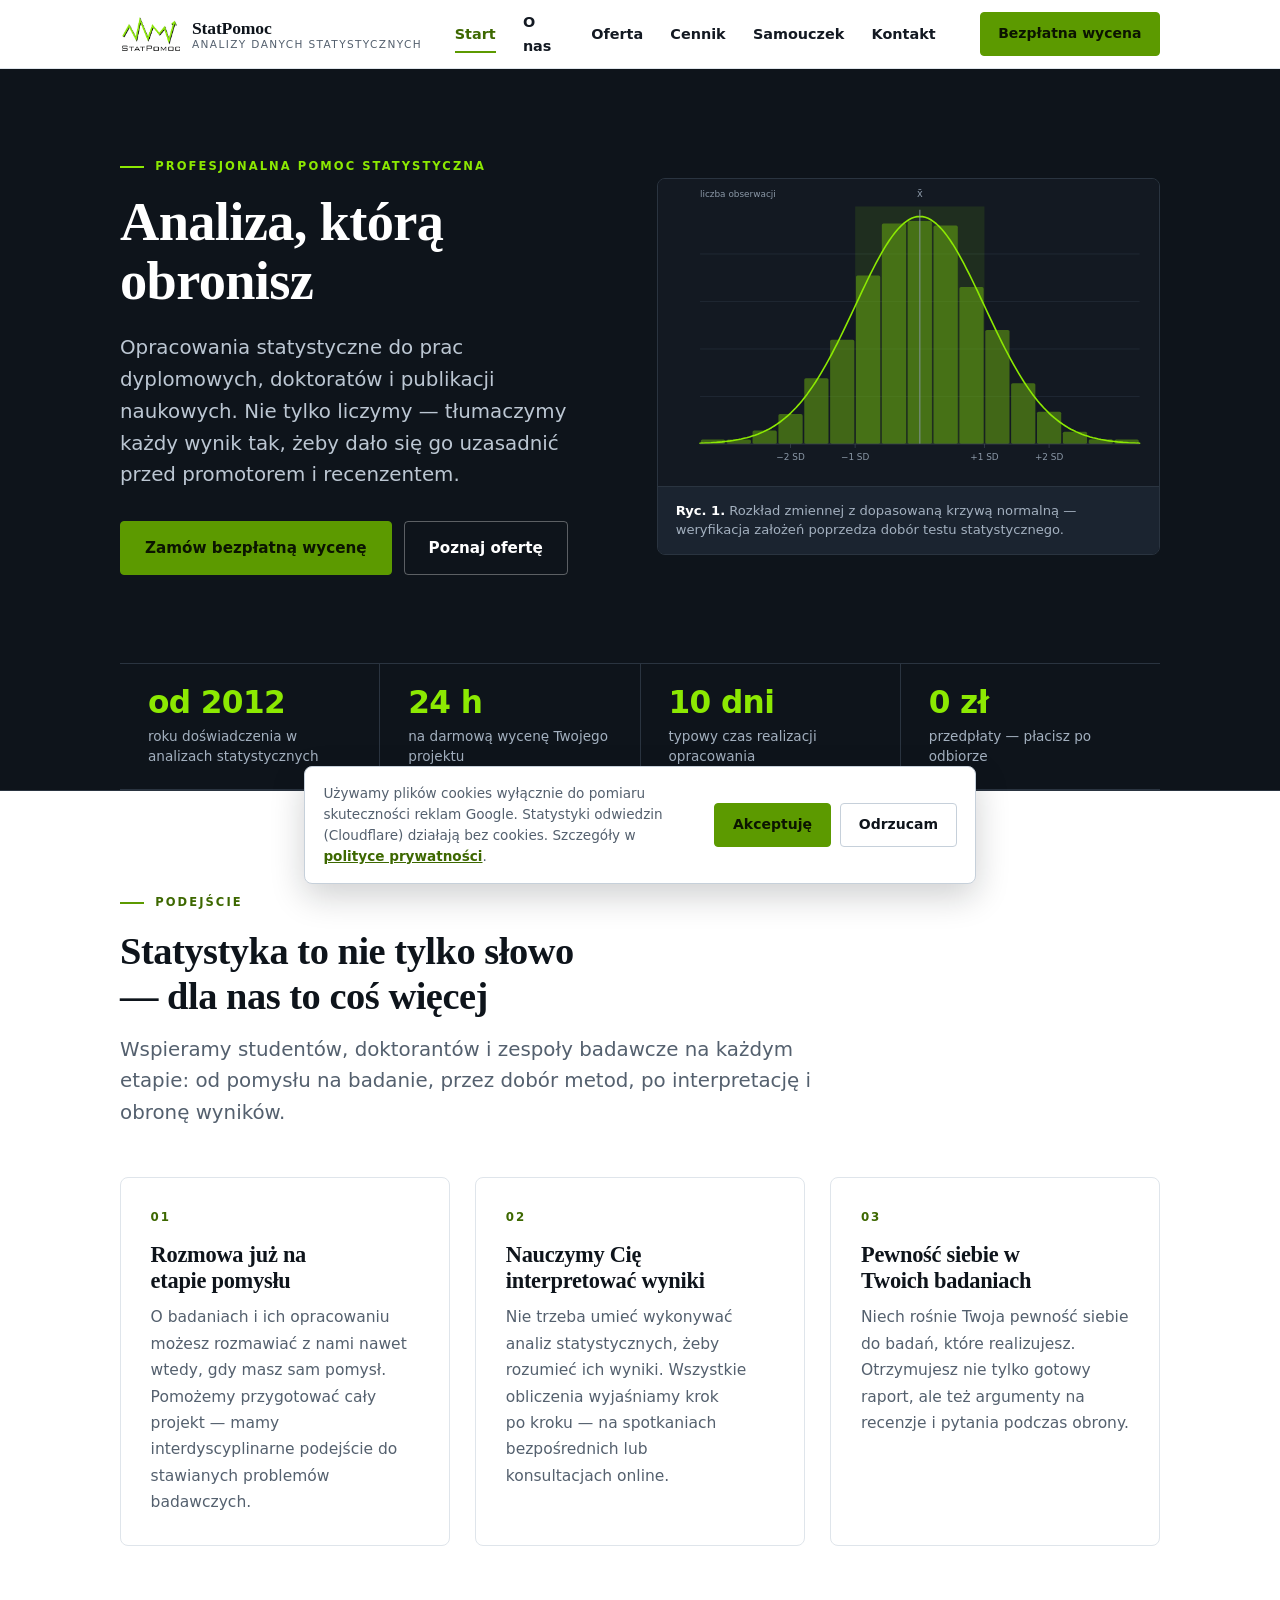
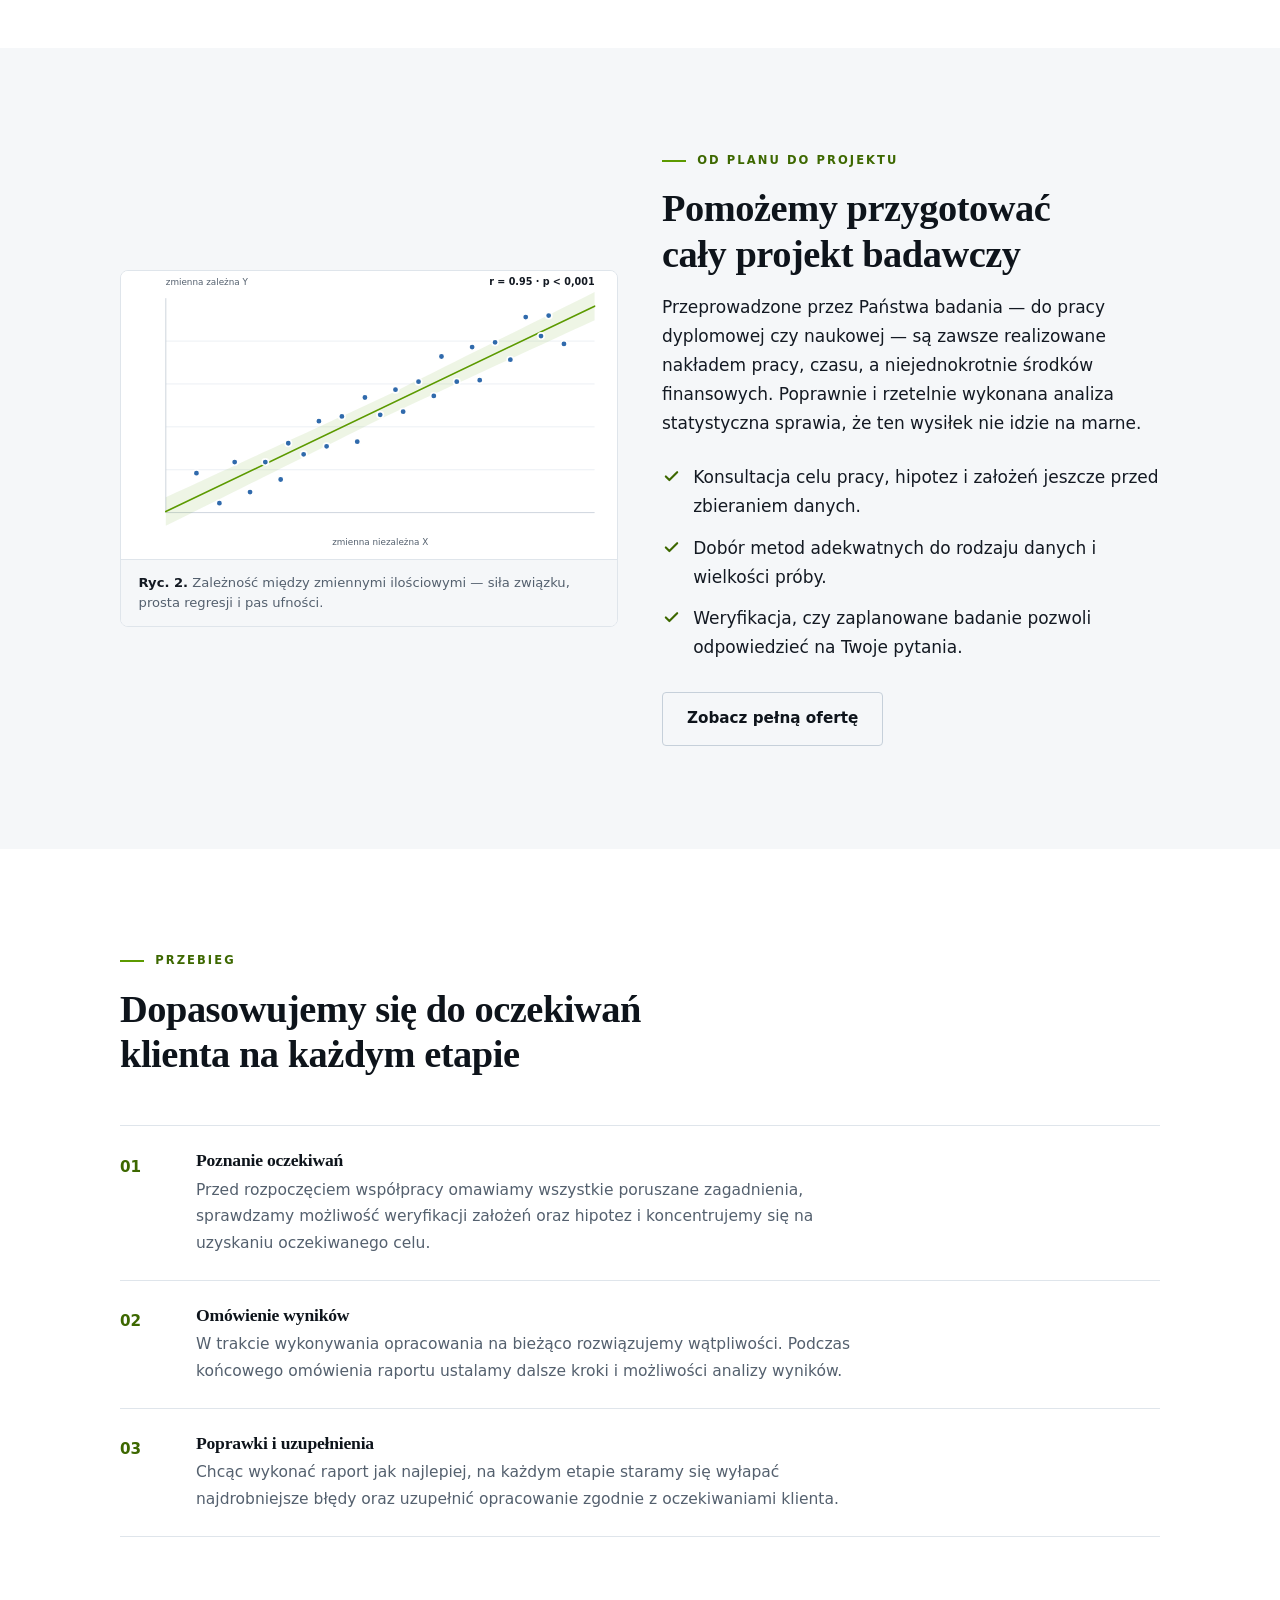
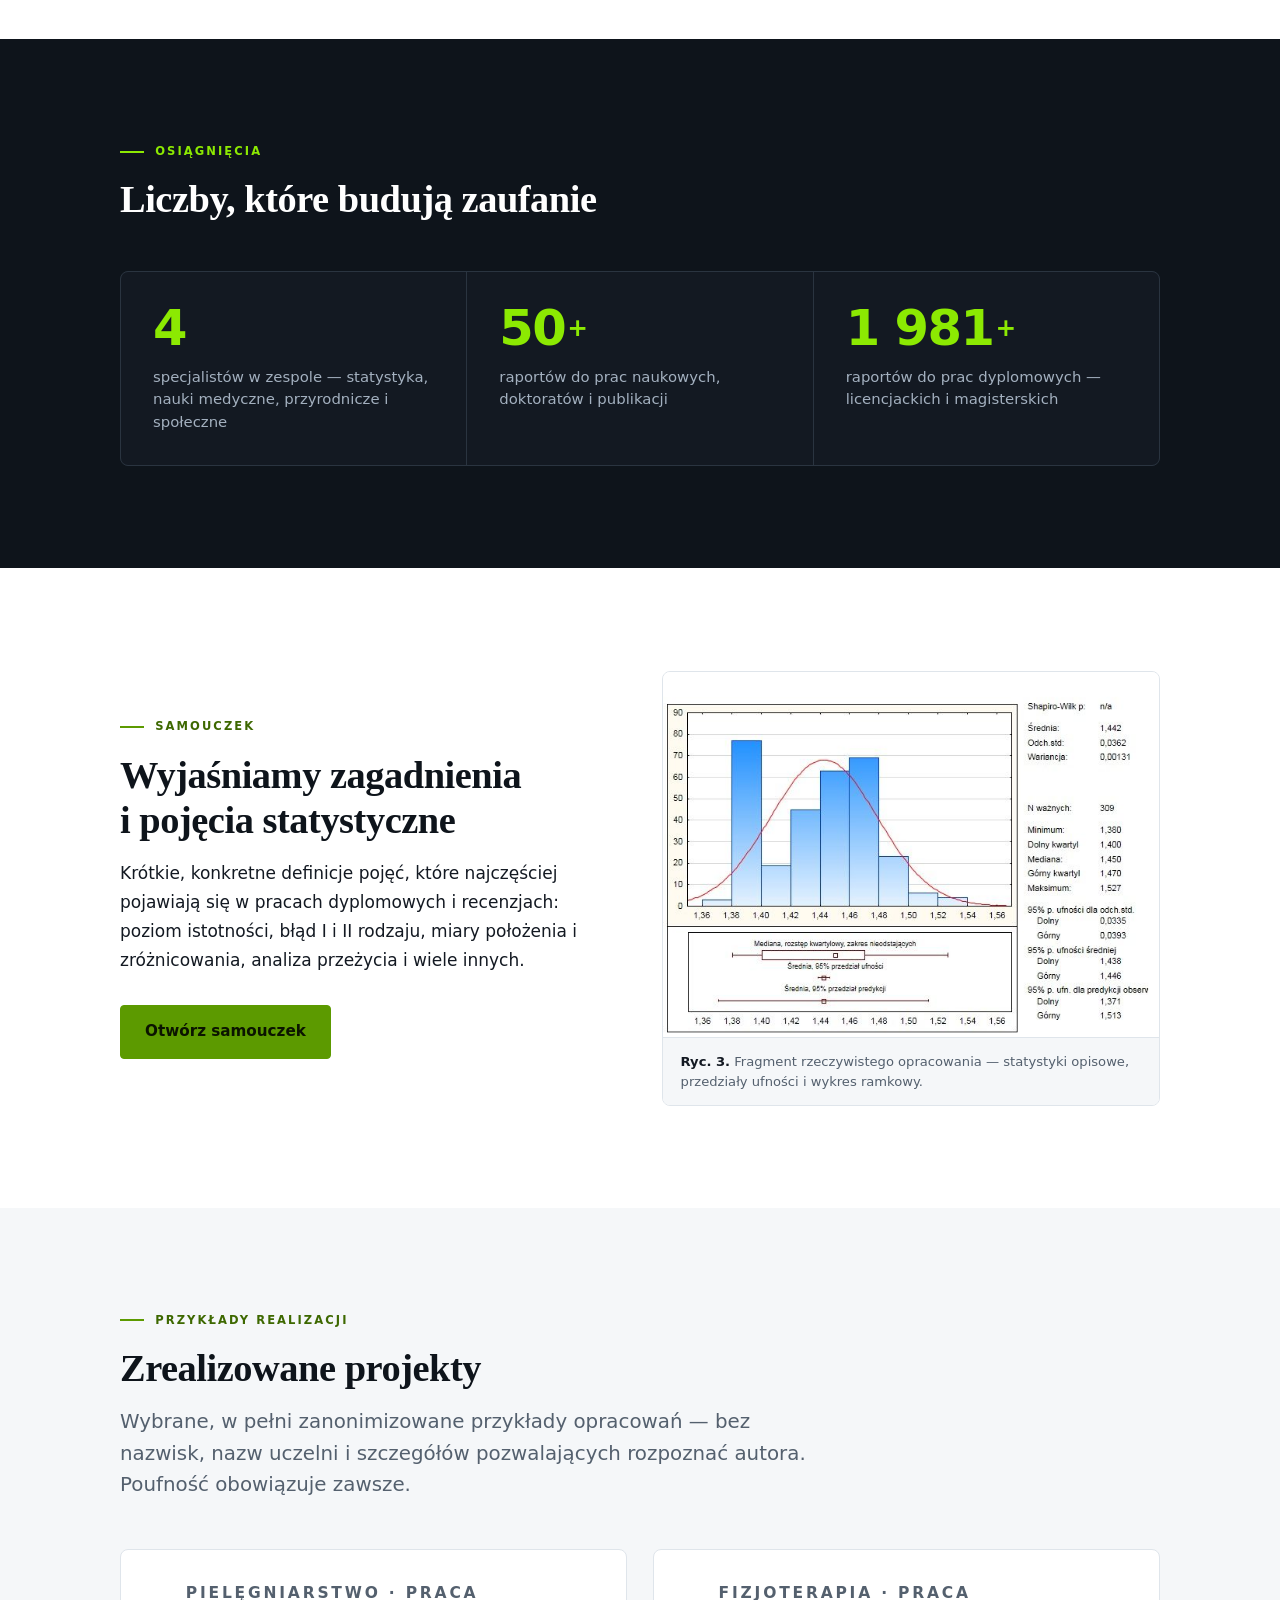
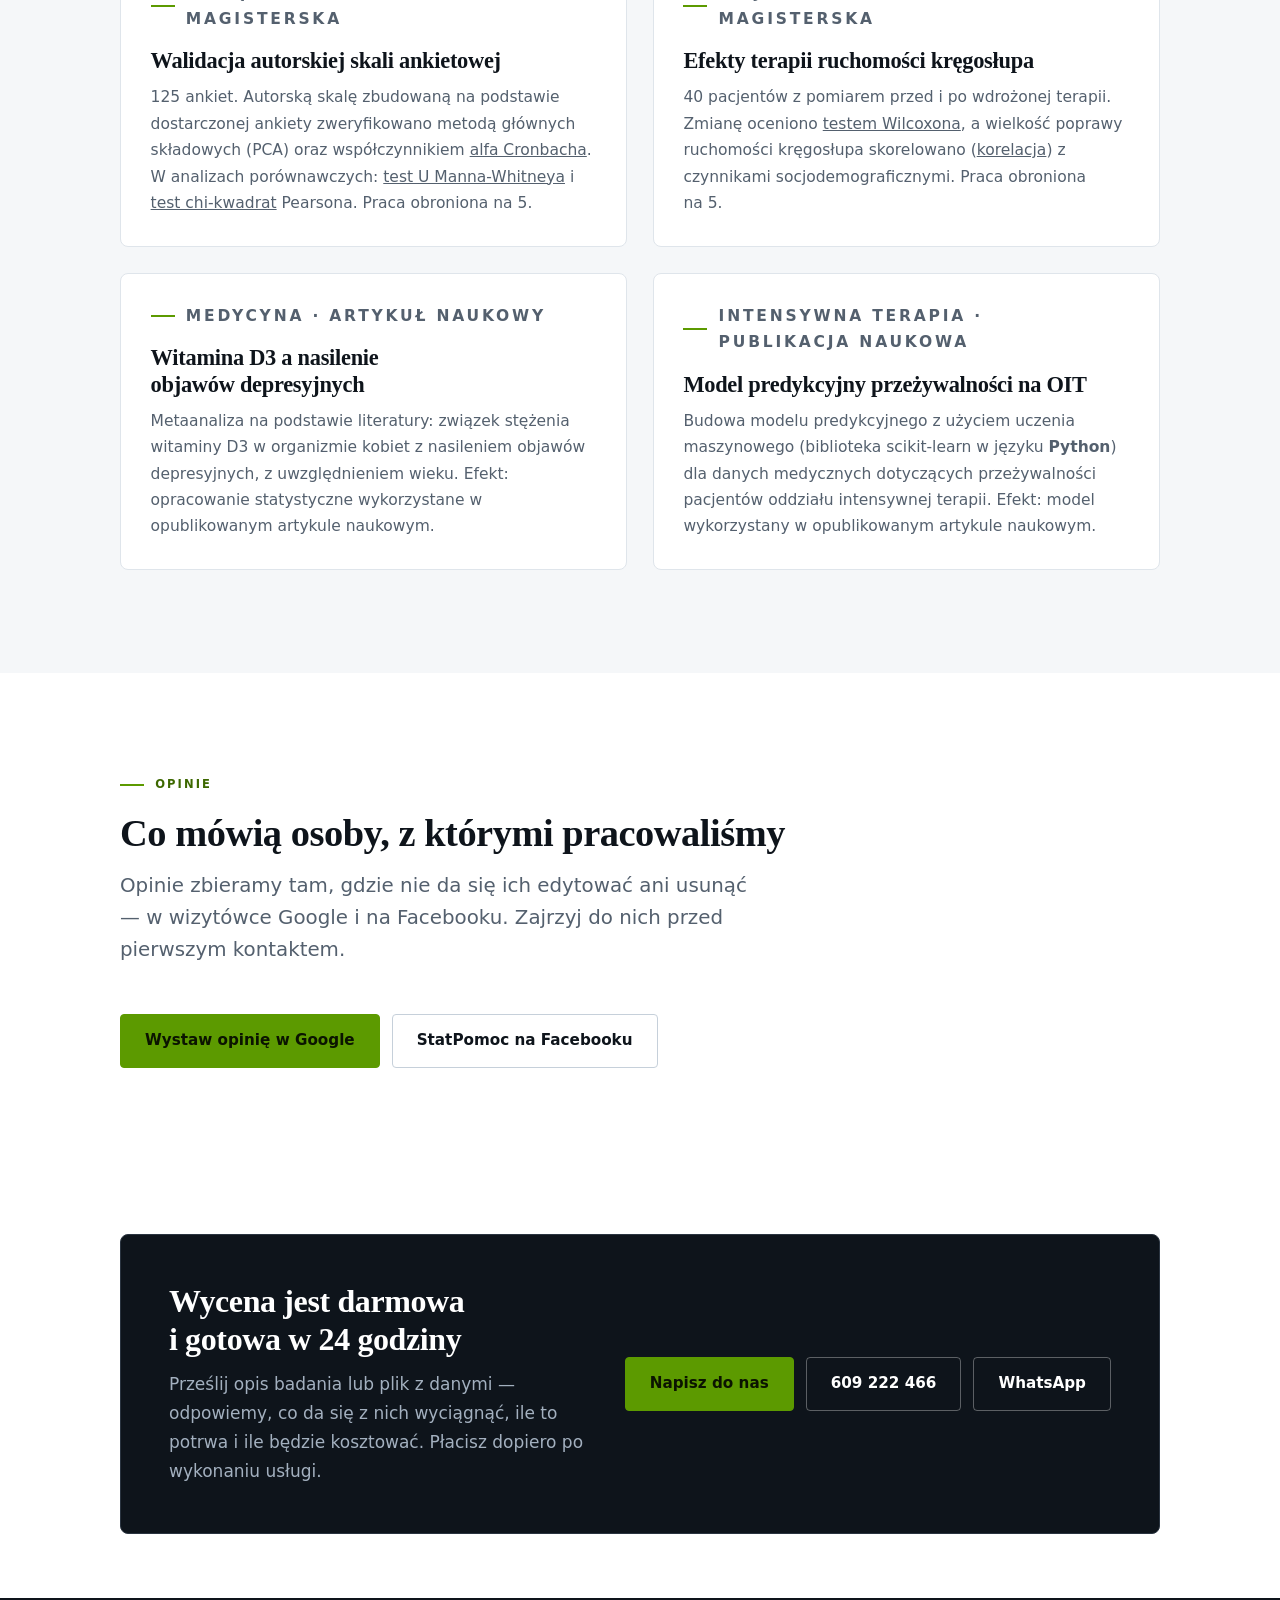
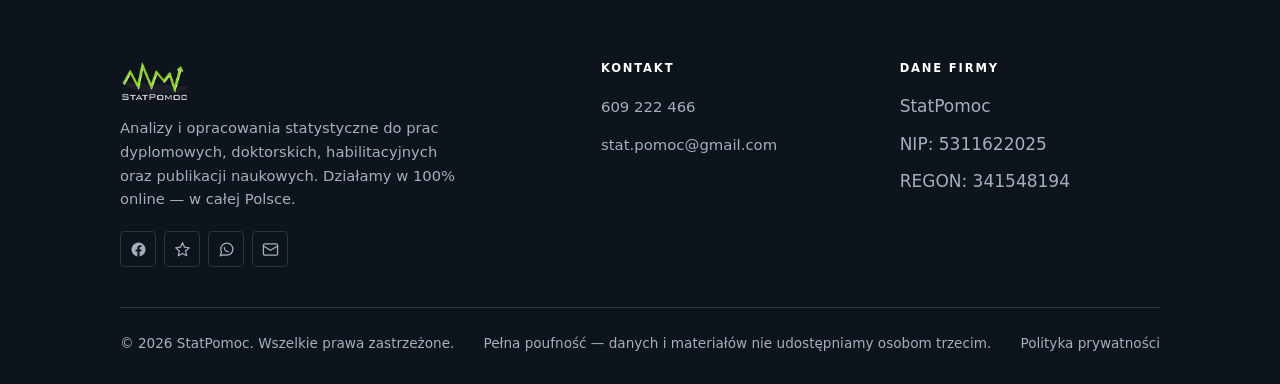
<file: index.html>
<!DOCTYPE html>
<html lang="pl">
<head>
<meta charset="utf-8">
<meta name="viewport" content="width=device-width, initial-scale=1">
<title>StatPomoc — analizy statystyczne do prac dyplomowych</title>
<meta name="description" content="Pomoc statystyczna do prac magisterskich, doktorskich i publikacji. Darmowa wycena w 24 h, płatność po realizacji, opieka merytoryczna. Cała Polska, online.">
<link rel="canonical" href="https://statpomoc.org.pl/">
<meta name="theme-color" content="#0E141B">
<meta property="og:type" content="website">
<meta property="og:locale" content="pl_PL">
<meta property="og:site_name" content="StatPomoc">
<meta property="og:title" content="StatPomoc — analizy statystyczne do prac dyplomowych">
<meta property="og:description" content="Pomoc statystyczna do prac magisterskich, doktorskich i publikacji. Darmowa wycena w 24 h, płatność po realizacji, opieka merytoryczna. Cała Polska, online.">
<meta property="og:url" content="https://statpomoc.org.pl/">
<meta property="og:image" content="https://statpomoc.org.pl/assets/img/og-statpomoc.jpg">
<meta property="og:image:width" content="1200">
<meta property="og:image:height" content="630">
<meta property="og:image:alt" content="StatPomoc — analizy statystyczne do prac dyplomowych, doktoratów i publikacji naukowych">
<meta name="twitter:card" content="summary_large_image">
<meta name="twitter:image" content="https://statpomoc.org.pl/assets/img/og-statpomoc.jpg">
<link rel="icon" href="favicon.ico?v=2" sizes="any">
<link rel="icon" type="image/png" href="assets/img/favicon-32.png?v=2" sizes="32x32">
<link rel="apple-touch-icon" href="assets/img/apple-touch-icon.png?v=2">
<link rel="manifest" href="site.webmanifest">
<link rel="stylesheet" href="assets/css/style.css">
<script type="application/ld+json">
{
  "@context": "https://schema.org",
  "@type": "ProfessionalService",
  "name": "StatPomoc",
  "description": "Analizy i opracowania statystyczne do prac dyplomowych, doktorskich, habilitacyjnych i publikacji naukowych.",
  "url": "https://statpomoc.org.pl/",
  "logo": "https://statpomoc.org.pl/assets/img/logo.png",
  "telephone": "+48609222466",
  "email": "stat.pomoc@gmail.com",
  "vatID": "PL5311622025",
  "taxID": "5311622025",
  "areaServed": [
    {"@type": "Country", "name": "Polska"},
    {"@type": "City", "name": "Bydgoszcz"}
  ],
  "serviceType": ["Analiza statystyczna", "Konsultacje statystyczne", "Opracowanie wyników badań"],
  "hasOfferCatalog": {
    "@type": "OfferCatalog",
    "name": "Usługi StatPomoc",
    "itemListElement": [
      {"@type": "Offer", "itemOffered": {"@type": "Service", "name": "Analiza statystyczna do pracy licencjackiej i magisterskiej"}},
      {"@type": "Offer", "itemOffered": {"@type": "Service", "name": "Analiza statystyczna do doktoratu i habilitacji"}},
      {"@type": "Offer", "itemOffered": {"@type": "Service", "name": "Opracowanie wyników do publikacji naukowej"}},
      {"@type": "Offer", "itemOffered": {"@type": "Service", "name": "Przygotowanie narzędzi badawczych i ankiet"}},
      {"@type": "Offer", "itemOffered": {"@type": "Service", "name": "Szkolenia i konsultacje statystyczne"}},
      {"@type": "Offer", "itemOffered": {"@type": "Service", "name": "Redakcja i dostosowanie pracy do wytycznych uczelni lub czasopisma"}},
      {"@type": "Offer", "itemOffered": {"@type": "Service", "name": "Planowanie badania i dobór wielkości próby"}}
    ]
  },
  "knowsAbout": [
    "analiza statystyczna prac magisterskich",
    "analiza statystyczna prac doktorskich",
    "testy statystyczne",
    "analiza wariancji ANOVA",
    "analiza regresji",
    "analiza korelacji",
    "analiza przeżycia Kaplana-Meiera",
    "statystyka medyczna",
    "IBM SPSS Statistics",
    "Statistica",
    "PQStat",
    "Python",
    "dobór wielkości próby"
  ],
  "availableChannel": {
    "@type": "ServiceChannel",
    "serviceUrl": "https://statpomoc.org.pl/kontakt.html",
    "availableLanguage": {"@type": "Language", "name": "Polish", "alternateName": "pl"}
  },
  "sameAs": ["https://www.facebook.com/statpomoc/", "https://share.google/Pc4OFo4ldtyr2BmOv"],
  "priceRange": "Wycena indywidualna"
}
</script>
<script>document.documentElement.classList.add('js');</script>
</head>
<body>
<a class="skip-link" href="#main">Przejdź do treści</a>

<header class="site-header">
  <div class="container header-bar">
    <a class="brand" href="index.html" aria-label="StatPomoc — strona główna">
      <img src="assets/img/logo.png" alt="" width="203" height="112">
      <span class="brand__text">
        <span class="brand__name">StatPomoc</span>
        <span class="brand__tag">Analizy danych statystycznych</span>
      </span>
    </a>
    <button class="nav-toggle" type="button" aria-expanded="false" aria-controls="nav" aria-label="Menu">
      <span></span>
    </button>
    <nav class="nav" id="nav" aria-label="Menu główne">
      <ul class="nav__list">
        <li><a class="nav__link" href="index.html" aria-current="page">Start</a></li>
        <li><a class="nav__link" href="o-nas.html">O nas</a></li>
        <li><a class="nav__link" href="oferta.html">Oferta</a></li>
        <li><a class="nav__link" href="cennik.html">Cennik</a></li>
        <li><a class="nav__link" href="samouczek.html">Samouczek</a></li>
        <li><a class="nav__link" href="kontakt.html">Kontakt</a></li>
        <li><a class="btn btn--sm" href="kontakt.html">Bezpłatna wycena</a></li>
      </ul>
    </nav>
    <a class="btn btn--sm header-cta" href="kontakt.html">Bezpłatna wycena</a>
  </div>
</header>

<main id="main">

  <section class="hero">
    <div class="container hero__inner">
      <div>
        <p class="eyebrow eyebrow--light">Profesjonalna pomoc statystyczna</p>
        <h1>Analiza, którą obronisz</h1>
        <p class="lead">
          Opracowania statystyczne do prac dyplomowych, doktoratów i publikacji naukowych.
          Nie tylko liczymy — tłumaczymy każdy wynik tak, żeby dało się go uzasadnić
          przed promotorem i recenzentem.
        </p>
        <div class="btn-row">
          <a class="btn" href="kontakt.html">Zamów bezpłatną wycenę</a>
          <a class="btn btn--onDark" href="oferta.html">Poznaj ofertę</a>
        </div>
      </div>
      <figure class="figure figure--dark reveal">
        <img fetchpriority="high" decoding="async" src="assets/img/fig-rozklad.svg" width="620" height="380"
             alt="Histogram obserwacji z dopasowaną krzywą rozkładu normalnego i zaznaczoną średnią">
        <figcaption><b>Ryc. 1.</b> Rozkład zmiennej z dopasowaną krzywą normalną — weryfikacja
          założeń poprzedza dobór testu statystycznego.</figcaption>
      </figure>
    </div>
    <div class="container">
      <div class="hero-meta">
        <div class="hero-meta__item">
          <div class="hero-meta__value">od 2012</div>
          <div class="hero-meta__label">roku doświadczenia w analizach statystycznych</div>
        </div>
        <div class="hero-meta__item">
          <div class="hero-meta__value">24 h</div>
          <div class="hero-meta__label">na darmową wycenę Twojego projektu</div>
        </div>
        <div class="hero-meta__item">
          <div class="hero-meta__value">10 dni</div>
          <div class="hero-meta__label">typowy czas realizacji opracowania</div>
        </div>
        <div class="hero-meta__item">
          <div class="hero-meta__value">0 zł</div>
          <div class="hero-meta__label">przedpłaty — płacisz po odbiorze</div>
        </div>
      </div>
    </div>
  </section>

  <section class="section">
    <div class="container">
      <div class="section-head reveal">
        <p class="eyebrow">Podejście</p>
        <h2>Statystyka to nie tylko słowo — dla nas to coś więcej</h2>
        <p class="lead">
          Wspieramy studentów, doktorantów i zespoły badawcze na każdym etapie: od pomysłu
          na badanie, przez dobór metod, po interpretację i obronę wyników.
        </p>
      </div>

      <div class="grid grid--3">
        <article class="card reveal">
          <span class="card__num">01</span>
          <h3>Rozmowa już na etapie pomysłu</h3>
          <p>
            O badaniach i ich opracowaniu możesz rozmawiać z nami nawet wtedy, gdy masz sam pomysł.
            Pomożemy przygotować cały projekt — mamy interdyscyplinarne podejście do stawianych
            problemów badawczych.
          </p>
        </article>
        <article class="card reveal" data-delay="1">
          <span class="card__num">02</span>
          <h3>Nauczymy Cię interpretować wyniki</h3>
          <p>
            Nie trzeba umieć wykonywać analiz statystycznych, żeby rozumieć ich wyniki.
            Wszystkie obliczenia wyjaśniamy krok po kroku — na spotkaniach bezpośrednich
            lub konsultacjach online.
          </p>
        </article>
        <article class="card reveal" data-delay="2">
          <span class="card__num">03</span>
          <h3>Pewność siebie w Twoich badaniach</h3>
          <p>
            Niech rośnie Twoja pewność siebie do badań, które realizujesz. Otrzymujesz nie tylko
            gotowy raport, ale też argumenty na recenzje i pytania podczas obrony.
          </p>
        </article>
      </div>
    </div>
  </section>

  <section class="section section--mist">
    <div class="container split">
      <figure class="figure reveal">
        <img loading="lazy" decoding="async" src="assets/img/fig-korelacja.svg" width="620" height="360"
             alt="Wykres rozrzutu dwóch zmiennych z dopasowaną prostą regresji i pasem ufności">
        <figcaption><b>Ryc. 2.</b> Zależność między zmiennymi ilościowymi — siła związku,
          prosta regresji i pas ufności.</figcaption>
      </figure>
      <div class="split__body reveal" data-delay="1">
        <p class="eyebrow">Od planu do projektu</p>
        <h2>Pomożemy przygotować cały projekt badawczy</h2>
        <p>
          Przeprowadzone przez Państwa badania — do pracy dyplomowej czy naukowej — są zawsze
          realizowane nakładem pracy, czasu, a niejednokrotnie środków finansowych.
          Poprawnie i rzetelnie wykonana analiza statystyczna sprawia, że ten wysiłek nie idzie na marne.
        </p>
        <ul class="checklist">
          <li>Konsultacja celu pracy, hipotez i założeń jeszcze przed zbieraniem danych.</li>
          <li>Dobór metod adekwatnych do rodzaju danych i wielkości próby.</li>
          <li>Weryfikacja, czy zaplanowane badanie pozwoli odpowiedzieć na Twoje pytania.</li>
        </ul>
        <div class="btn-row">
          <a class="btn btn--ghost" href="oferta.html">Zobacz pełną ofertę</a>
        </div>
      </div>
    </div>
  </section>

  <section class="section">
    <div class="container">
      <div class="section-head reveal">
        <p class="eyebrow">Przebieg</p>
        <h2>Dopasowujemy się do oczekiwań klienta na każdym etapie</h2>
      </div>
      <ol class="steps reveal">
        <li class="step">
          <div>
            <h3>Poznanie oczekiwań</h3>
            <p>Przed rozpoczęciem współpracy omawiamy wszystkie poruszane zagadnienia, sprawdzamy
              możliwość weryfikacji założeń oraz hipotez i koncentrujemy się na uzyskaniu
              oczekiwanego celu.</p>
          </div>
        </li>
        <li class="step">
          <div>
            <h3>Omówienie wyników</h3>
            <p>W trakcie wykonywania opracowania na bieżąco rozwiązujemy wątpliwości. Podczas
              końcowego omówienia raportu ustalamy dalsze kroki i możliwości analizy wyników.</p>
          </div>
        </li>
        <li class="step">
          <div>
            <h3>Poprawki i uzupełnienia</h3>
            <p>Chcąc wykonać raport jak najlepiej, na każdym etapie staramy się wyłapać najdrobniejsze
              błędy oraz uzupełnić opracowanie zgodnie z oczekiwaniami klienta.</p>
          </div>
        </li>
      </ol>
    </div>
  </section>

  <section class="section section--dark">
    <div class="container">
      <div class="section-head reveal">
        <p class="eyebrow eyebrow--light">Osiągnięcia</p>
        <h2>Liczby, które budują zaufanie</h2>
      </div>
      <div class="stats reveal">
        <div class="stat">
          <div class="stat__value" data-count-to="4">4</div>
          <div class="stat__label">specjalistów w zespole — statystyka, nauki medyczne, przyrodnicze i społeczne</div>
        </div>
        <div class="stat">
          <div class="stat__value" data-count-to="50">50<span class="suffix">+</span></div>
          <div class="stat__label">raportów do prac naukowych, doktoratów i publikacji</div>
        </div>
        <div class="stat">
          <div class="stat__value" data-count-to="2000">2 000<span class="suffix">+</span></div>
          <div class="stat__label">raportów do prac dyplomowych — licencjackich i magisterskich</div>
        </div>
      </div>
    </div>
  </section>

  <section class="section">
    <div class="container split split--reverse">
      <div class="split__media reveal">
        <figure class="figure">
          <img loading="lazy" decoding="async" src="assets/img/raport-statystyka.jpg" width="638" height="470"
               alt="Fragment raportu: histogram z krzywą rozkładu normalnego, statystyki opisowe i przedziały ufności">
          <figcaption><b>Ryc. 3.</b> Fragment rzeczywistego opracowania — statystyki opisowe,
            przedziały ufności i wykres ramkowy.</figcaption>
        </figure>
      </div>
      <div class="split__body reveal" data-delay="1">
        <p class="eyebrow">Samouczek</p>
        <h2>Wyjaśniamy zagadnienia i pojęcia statystyczne</h2>
        <p>
          Krótkie, konkretne definicje pojęć, które najczęściej pojawiają się w pracach
          dyplomowych i recenzjach: poziom istotności, błąd I i II rodzaju, miary położenia
          i zróżnicowania, analiza przeżycia i wiele innych.
        </p>
        <div class="btn-row">
          <a class="btn" href="samouczek.html">Otwórz samouczek</a>
        </div>
      </div>
    </div>
  </section>

  <section class="section section--mist" id="realizacje">
    <div class="container">
      <div class="section-head reveal">
        <p class="eyebrow">Przykłady realizacji</p>
        <h2>Zrealizowane projekty</h2>
        <p class="lead">
          Wybrane, w pełni zanonimizowane przykłady opracowań — bez nazwisk, nazw uczelni
          i szczegółów pozwalających rozpoznać autora. Poufność obowiązuje zawsze.
        </p>
      </div>

      <div class="grid grid--2">
        <article class="card reveal">
          <p class="eyebrow">Pielęgniarstwo · praca magisterska</p>
          <h3>Walidacja autorskiej skali ankietowej</h3>
          <p>125 ankiet. Autorską skalę zbudowaną na podstawie dostarczonej ankiety
            zweryfikowano metodą głównych składowych (PCA) oraz współczynnikiem
            <a href="samouczek.html#alfa-cronbacha">alfa Cronbacha</a>. W analizach
            porównawczych: <a href="samouczek.html#test-u-manna-whitneya">test U Manna-Whitneya</a>
            i <a href="samouczek.html#test-chi-kwadrat">test chi-kwadrat</a> Pearsona.
            Praca obroniona na 5.</p>
        </article>
        <article class="card reveal" data-delay="1">
          <p class="eyebrow">Fizjoterapia · praca magisterska</p>
          <h3>Efekty terapii ruchomości kręgosłupa</h3>
          <p>40 pacjentów z pomiarem przed i po wdrożonej terapii. Zmianę oceniono
            <a href="samouczek.html#test-wilcoxona">testem Wilcoxona</a>, a wielkość poprawy
            ruchomości kręgosłupa skorelowano (<a href="samouczek.html#korelacja">korelacja</a>)
            z czynnikami socjodemograficznymi. Praca obroniona na 5.</p>
        </article>
        <article class="card reveal">
          <p class="eyebrow">Medycyna · artykuł naukowy</p>
          <h3>Witamina D3 a nasilenie objawów depresyjnych</h3>
          <p>Metaanaliza na podstawie literatury: związek stężenia witaminy D3
            w organizmie kobiet z nasileniem objawów depresyjnych, z uwzględnieniem
            wieku. Efekt: opracowanie statystyczne wykorzystane w opublikowanym
            artykule naukowym.</p>
        </article>
        <article class="card reveal" data-delay="1">
          <p class="eyebrow">Intensywna terapia · publikacja naukowa</p>
          <h3>Model predykcyjny przeżywalności na OIT</h3>
          <p>Budowa modelu predykcyjnego z użyciem uczenia maszynowego (biblioteka
            scikit-learn w języku <strong>Python</strong>) dla danych medycznych
            dotyczących przeżywalności pacjentów oddziału intensywnej terapii.
            Efekt: model wykorzystany w opublikowanym artykule naukowym.</p>
        </article>
      </div>
    </div>
  </section>

  <section class="section" id="opinie">
    <div class="container">
      <div class="section-head reveal">
        <p class="eyebrow">Opinie</p>
        <h2>Co mówią osoby, z którymi pracowaliśmy</h2>
        <p class="lead">
          Opinie zbieramy tam, gdzie nie da się ich edytować ani usunąć — w wizytówce
          Google i na Facebooku. Zajrzyj do nich przed pierwszym kontaktem.
        </p>
      </div>

      <!-- Opinie z wizytówki Google — widget certyfikatu Trustindex.
           Kod osadzenia skopiowany z panelu trustindex.io. Instrukcja: README.md -->
      <div class="reviews-embed reveal" data-delay="1">
        <script defer async src="https://cdn.trustindex.io/loader-cert.js?300099e81e342897d1967d1d05a"></script>
      </div>

      <!-- Przycisk „Wystaw opinię” otwiera bezpośrednio okienko oceny na wizytówce
           Google (link „Poproś o opinie” z panelu business.google.com). -->
      <div class="btn-row reveal" data-delay="2">
        <a class="btn" href="https://g.page/r/CWnAMpuyWdmEEBM/review" target="_blank" rel="noopener noreferrer">Wystaw opinię w Google</a>
        <a class="btn btn--ghost" href="https://www.facebook.com/statpomoc/" target="_blank" rel="noopener noreferrer">StatPomoc na Facebooku</a>
      </div>
    </div>
  </section>

  <section class="section section--tight">
    <div class="container">
      <div class="cta-band reveal">
        <div>
          <h2>Wycena jest darmowa i gotowa w 24 godziny</h2>
          <p>Prześlij opis badania lub plik z danymi — odpowiemy, co da się z nich wyciągnąć, ile to potrwa i ile będzie kosztować. Płacisz dopiero po wykonaniu usługi.</p>
        </div>
        <div class="btn-row">
          <a class="btn" href="kontakt.html">Napisz do nas</a>
          <a class="btn btn--onDark" href="tel:+48609222466">609 222 466</a>
          <a class="btn btn--onDark" href="https://wa.me/48609222466" target="_blank" rel="noopener noreferrer">WhatsApp</a>
        </div>
      </div>
    </div>
  </section>

</main>

<footer class="site-footer">
  <div class="container">
    <div class="footer-grid">
      <div class="footer-brand">
        <img loading="lazy" decoding="async" src="assets/img/logo-white.png" alt="StatPomoc" width="203" height="112">
        <p>
          Analizy i opracowania statystyczne do prac dyplomowych, doktorskich, habilitacyjnych
          oraz publikacji naukowych. Działamy w 100% online — w całej Polsce.
        </p>
        <div class="social">
          <a href="https://www.facebook.com/statpomoc/" target="_blank" rel="noopener noreferrer" aria-label="StatPomoc na Facebooku"><svg viewBox="0 0 24 24" fill="currentColor" aria-hidden="true"><path d="M22 12a10 10 0 1 0-11.6 9.9v-7H7.9V12h2.5V9.8c0-2.5 1.5-3.9 3.8-3.9 1.1 0 2.2.2 2.2.2v2.5h-1.3c-1.2 0-1.6.8-1.6 1.6V12h2.8l-.4 2.9h-2.4v7A10 10 0 0 0 22 12Z"/></svg></a>
          <a href="https://share.google/Pc4OFo4ldtyr2BmOv" target="_blank" rel="noopener noreferrer" aria-label="StatPomoc w Google — opinie i wizytówka"><svg viewBox="0 0 24 24" fill="none" stroke="currentColor" stroke-width="1.8" stroke-linecap="round" stroke-linejoin="round" aria-hidden="true"><path d="M12 2.5l2.9 6.3 6.6.8-5 4.6 1.4 6.6L12 17.6l-5.9 3.2 1.4-6.6-5-4.6 6.6-.8L12 2.5Z"/></svg></a>
          <a href="https://wa.me/48609222466" target="_blank" rel="noopener noreferrer" aria-label="Napisz przez WhatsApp: 609 222 466"><svg viewBox="0 0 24 24" fill="none" stroke="currentColor" stroke-width="1.8" stroke-linecap="round" stroke-linejoin="round" aria-hidden="true"><path d="M21 11.5a8.4 8.4 0 0 1-9 8.4 9 9 0 0 1-3.5-.7L3 21l1.9-5A8.1 8.1 0 0 1 4 11.5 8.4 8.4 0 0 1 12.5 3 8.4 8.4 0 0 1 21 11.5Z"/><path d="M9 9.5c0 3 2.5 5.5 5.5 5.5"/></svg></a>
          <a href="mailto:stat.pomoc@gmail.com" aria-label="Napisz e-mail do StatPomoc"><svg viewBox="0 0 24 24" fill="none" stroke="currentColor" stroke-width="1.8" stroke-linecap="round" stroke-linejoin="round" aria-hidden="true"><rect x="2" y="4" width="20" height="16" rx="2"/><path d="m2 7 10 6 10-6"/></svg></a>
        </div>
      </div>
      <div class="footer-col">
        <h4>Kontakt</h4>
        <ul>
          <li><a href="tel:+48609222466">609 222 466</a></li>
          <li><a href="mailto:stat.pomoc@gmail.com">stat.pomoc@gmail.com</a></li>
        </ul>
      </div>
      <div class="footer-col">
        <h4>Dane firmy</h4>
        <ul>
          <li>StatPomoc</li>
          <li>NIP: 5311622025</li>
          <li>REGON: 341548194</li>
        </ul>
      </div>
    </div>
    <div class="footer-legal">
      <p>&copy; <span id="year">2026</span> StatPomoc. Wszelkie prawa zastrzeżone.</p>
      <p class="footer-legal__note">Pełna poufność — danych i materiałów nie udostępniamy osobom trzecim.</p>
      <p><a href="polityka-prywatnosci.html">Polityka prywatności</a></p>
    </div>
  </div>
</footer>


<div class="mobile-cta" aria-label="Szybki kontakt">
  <a class="mobile-cta__btn" href="tel:+48609222466">
    <svg viewBox="0 0 24 24" fill="none" stroke="currentColor" stroke-width="1.8" stroke-linecap="round" stroke-linejoin="round" aria-hidden="true"><path d="M6.5 3h3l1.5 4-2 1.4a12 12 0 0 0 5.6 5.6L16 12l4 1.5v3a2 2 0 0 1-2.2 2A16.5 16.5 0 0 1 4 6.2 2 2 0 0 1 6.5 3Z"/></svg>
    Zadzwoń
  </a>
  <a class="mobile-cta__btn mobile-cta__btn--wa" href="https://wa.me/48609222466" target="_blank" rel="noopener noreferrer">
    <svg viewBox="0 0 24 24" fill="none" stroke="currentColor" stroke-width="1.8" stroke-linecap="round" stroke-linejoin="round" aria-hidden="true"><path d="M21 11.5a8.4 8.4 0 0 1-9 8.4 9 9 0 0 1-3.5-.7L3 21l1.9-5A8.1 8.1 0 0 1 4 11.5 8.4 8.4 0 0 1 12.5 3 8.4 8.4 0 0 1 21 11.5Z"/><path d="M9 9.5c0 3 2.5 5.5 5.5 5.5"/></svg>
    WhatsApp
  </a>
  <a class="mobile-cta__btn mobile-cta__btn--primary" href="kontakt.html">Bezpłatna wycena</a>
</div>

<script src="assets/js/main.js" defer></script>
</body>
</html>
</file>
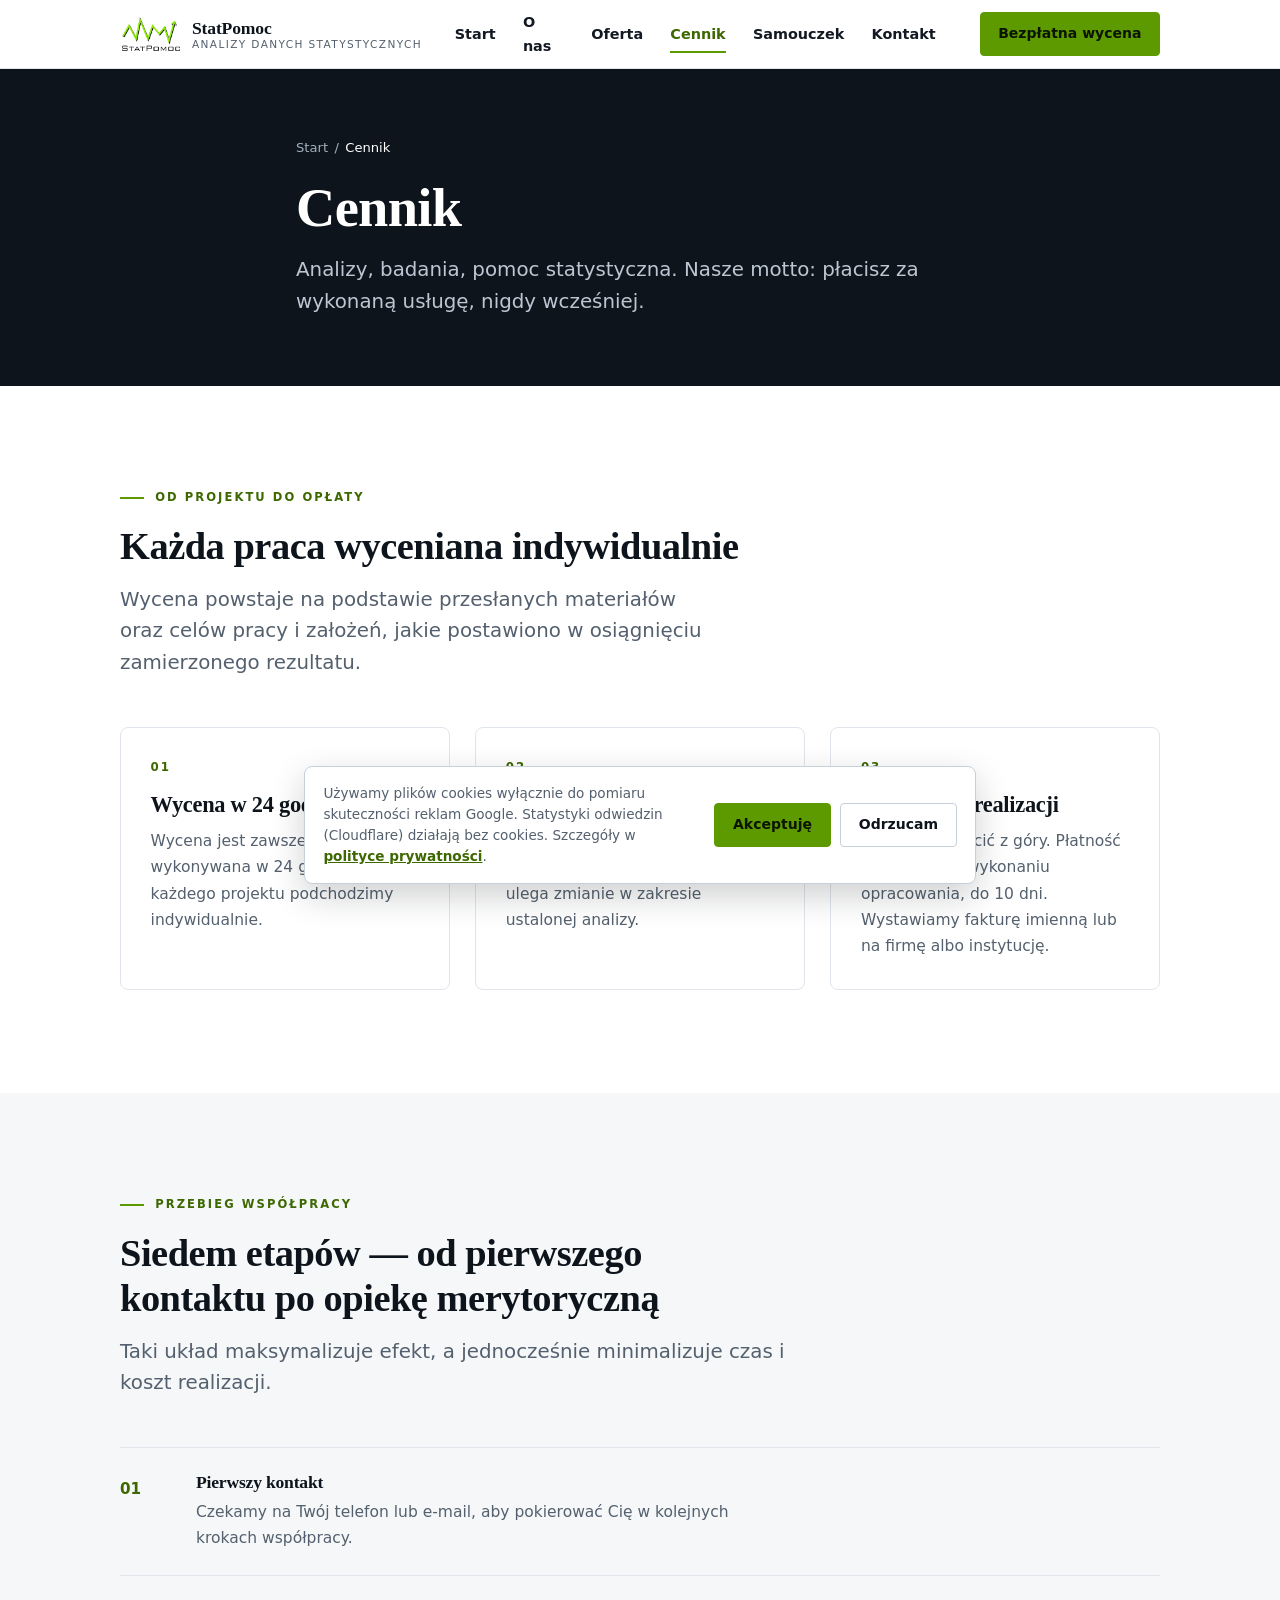
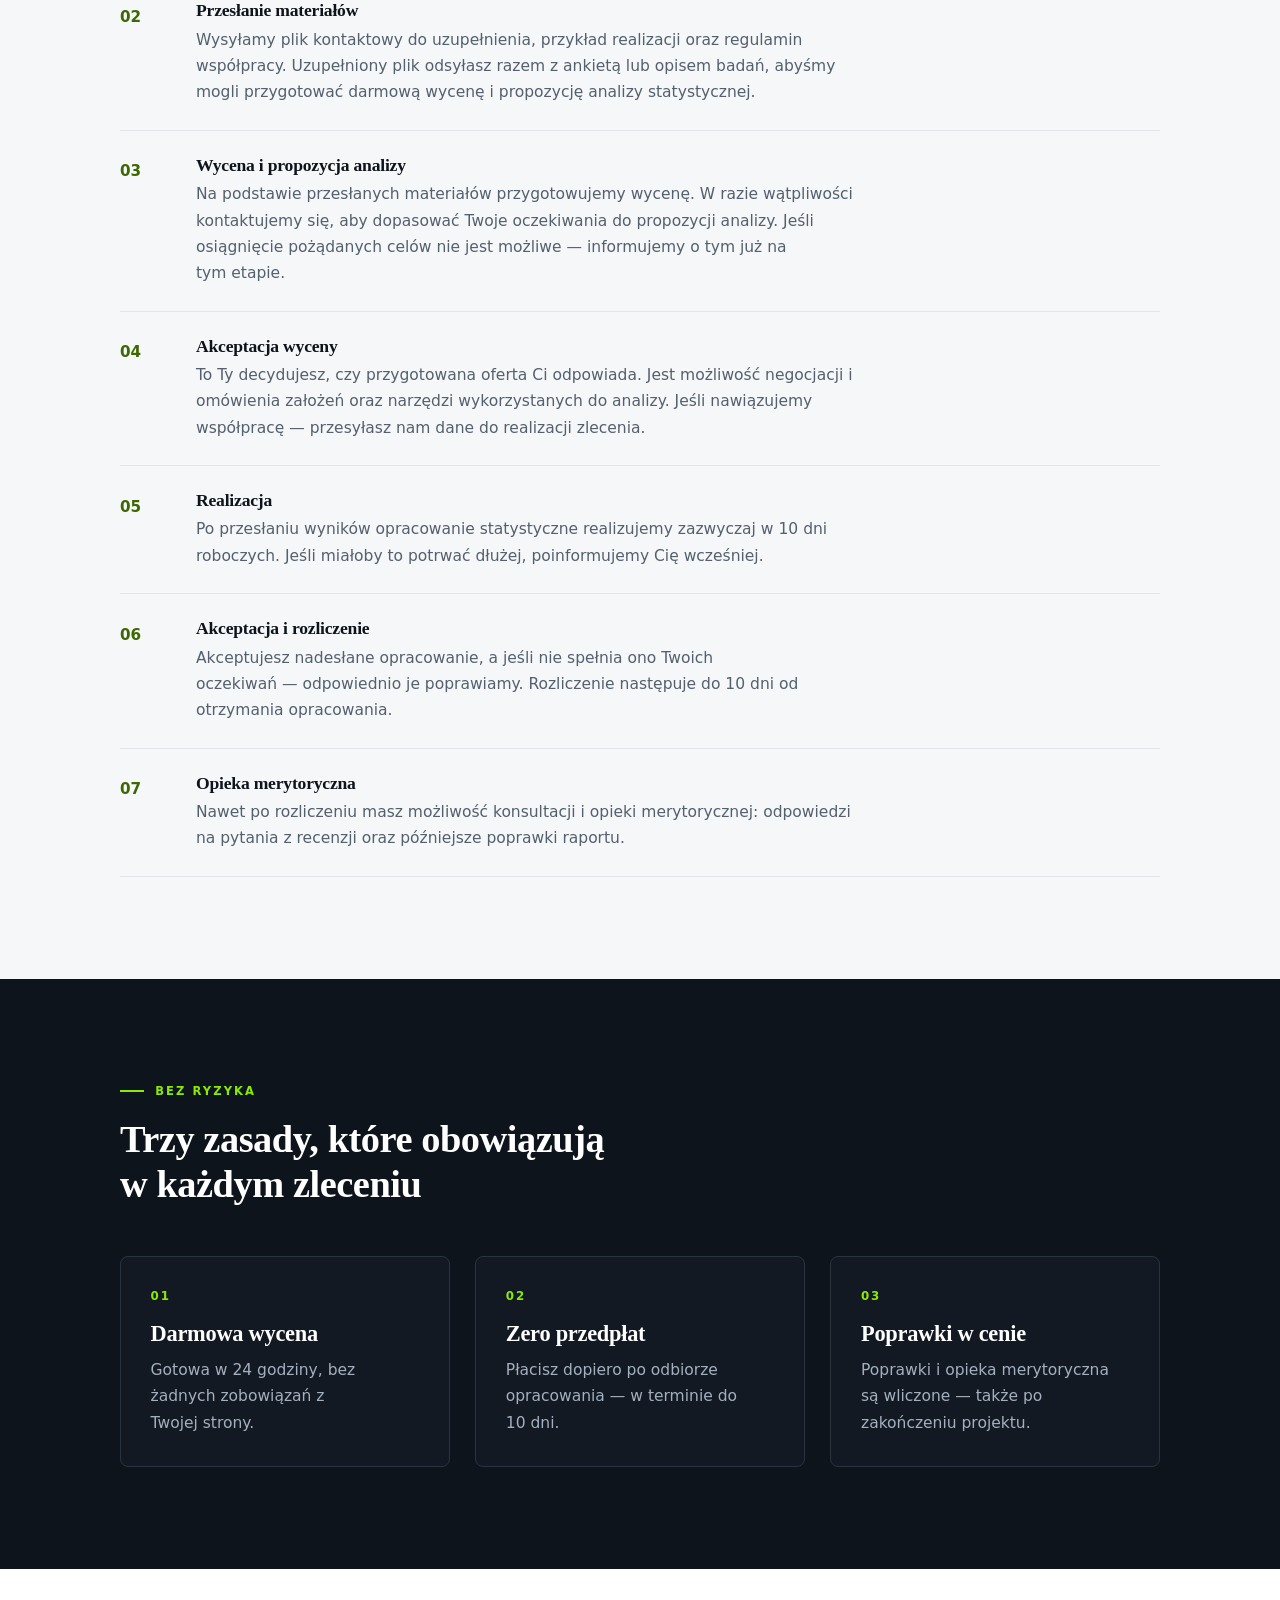
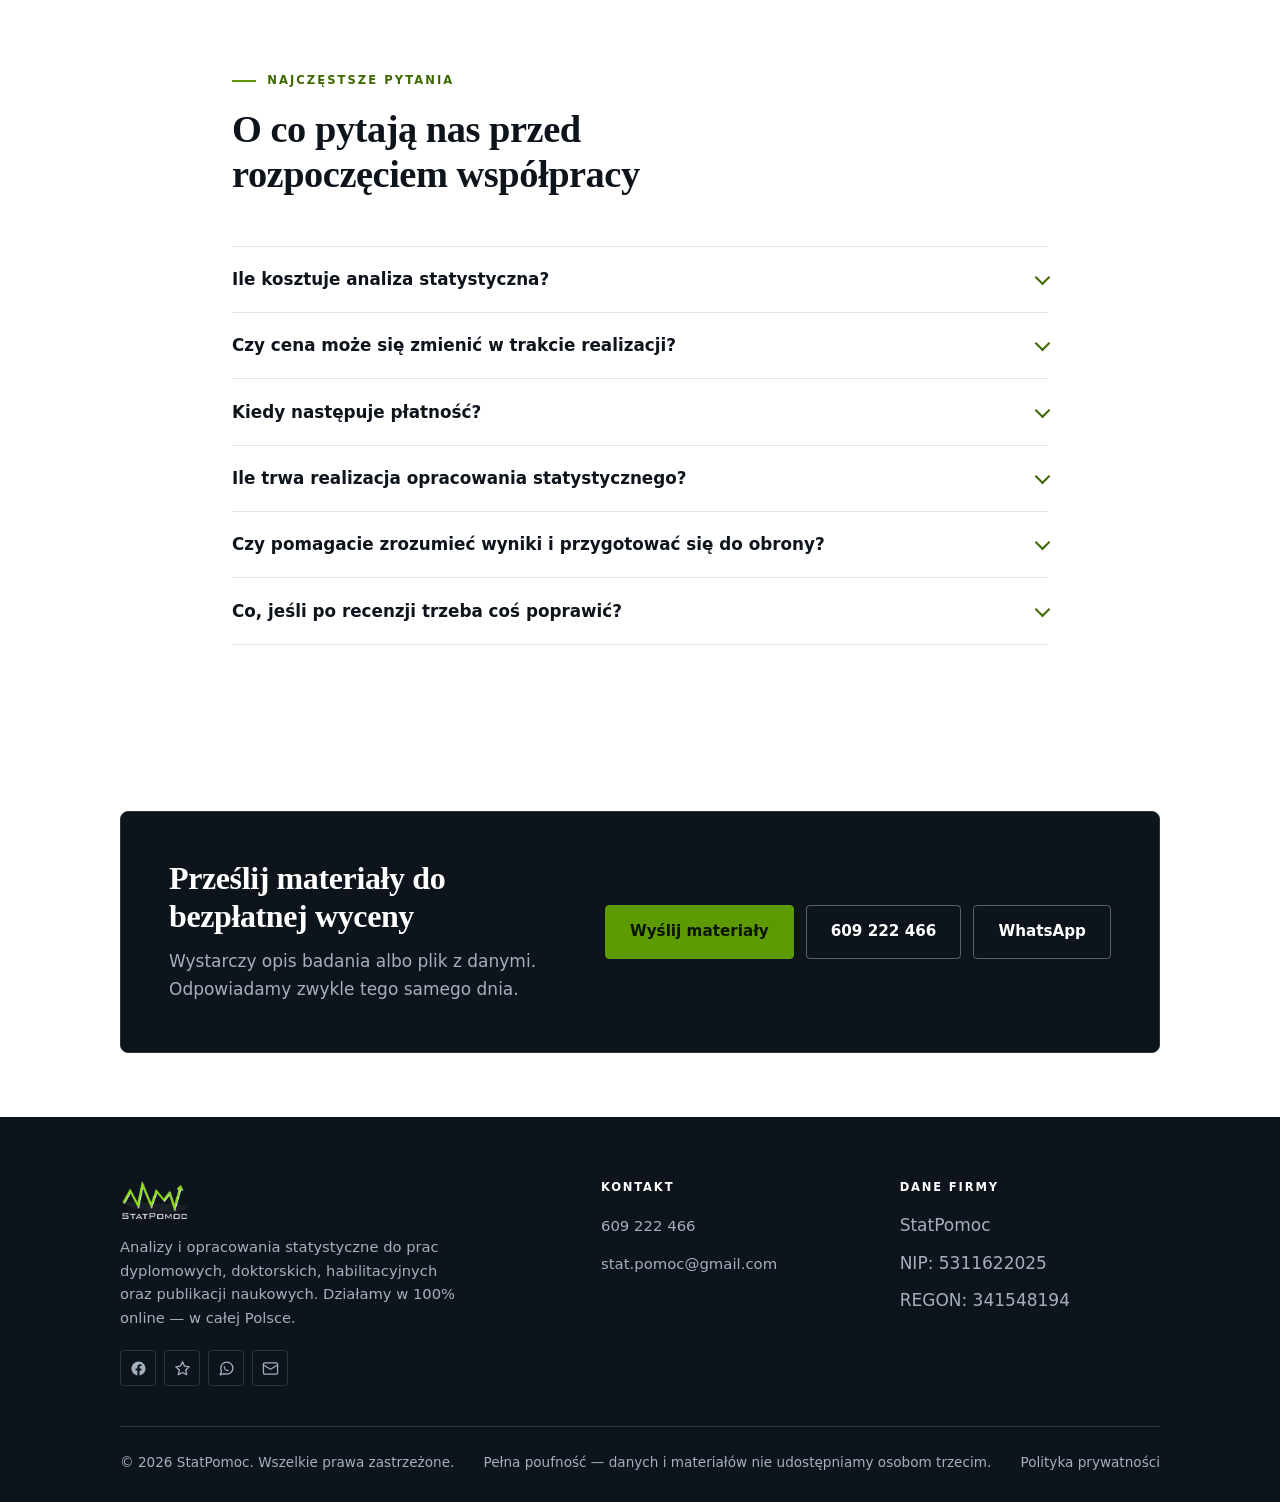
<file: cennik.html>
<!DOCTYPE html>
<html lang="pl">
<head>
<meta charset="utf-8">
<meta name="viewport" content="width=device-width, initial-scale=1">
<title>Cennik analiz statystycznych — wycena w 24 h | StatPomoc</title>
<meta name="description" content="Każda analiza wyceniana indywidualnie. Wycena darmowa w 24 godziny, cena nie zmienia się w trakcie realizacji, płatność do 10 dni po wykonaniu opracowania.">
<link rel="canonical" href="https://statpomoc.org.pl/cennik.html">
<meta name="theme-color" content="#0E141B">
<meta property="og:type" content="website">
<meta property="og:locale" content="pl_PL">
<meta property="og:site_name" content="StatPomoc">
<meta property="og:title" content="Cennik analiz statystycznych — wycena w 24 h">
<meta property="og:description" content="Każda analiza wyceniana indywidualnie. Wycena darmowa w 24 godziny, cena nie zmienia się w trakcie realizacji, płatność do 10 dni po wykonaniu opracowania.">
<meta property="og:url" content="https://statpomoc.org.pl/cennik.html">
<meta property="og:image" content="https://statpomoc.org.pl/assets/img/og-statpomoc.jpg">
<meta property="og:image:width" content="1200">
<meta property="og:image:height" content="630">
<meta property="og:image:alt" content="StatPomoc — analizy statystyczne do prac dyplomowych, doktoratów i publikacji naukowych">
<meta name="twitter:card" content="summary_large_image">
<meta name="twitter:image" content="https://statpomoc.org.pl/assets/img/og-statpomoc.jpg">
<link rel="icon" href="favicon.ico?v=2" sizes="any">
<link rel="icon" type="image/png" href="assets/img/favicon-32.png?v=2" sizes="32x32">
<link rel="apple-touch-icon" href="assets/img/apple-touch-icon.png?v=2">
<link rel="manifest" href="site.webmanifest">
<link rel="stylesheet" href="assets/css/style.css">
<script type="application/ld+json">
{
  "@context": "https://schema.org",
  "@type": "BreadcrumbList",
  "itemListElement": [
    {"@type": "ListItem", "position": 1, "name": "Start", "item": "https://statpomoc.org.pl/"},
    {"@type": "ListItem", "position": 2, "name": "Cennik", "item": "https://statpomoc.org.pl/cennik.html"}
  ]
}
</script>
<script type="application/ld+json">
{
  "@context": "https://schema.org",
  "@type": "FAQPage",
  "mainEntity": [
    {"@type": "Question", "name": "Ile kosztuje analiza statystyczna?",
     "acceptedAnswer": {"@type": "Answer", "text": "Każda praca jest wyceniana indywidualnie na podstawie przesłanych materiałów oraz celów pracy i założeń postawionych w osiągnięciu zamierzonego rezultatu. Wycena jest zawsze darmowa i wykonywana w 24 godziny."}},
    {"@type": "Question", "name": "Czy cena może się zmienić w trakcie realizacji?",
     "acceptedAnswer": {"@type": "Answer", "text": "Nie. W trakcie i po przygotowaniu opracowania cena nie ulega zmianie w zakresie ustalonej analizy."}},
    {"@type": "Question", "name": "Kiedy następuje płatność?",
     "acceptedAnswer": {"@type": "Answer", "text": "Nie wymagamy płatności z góry. Płatność następuje po wykonaniu opracowania, w terminie do 10 dni. Zawsze jest możliwość otrzymania faktury imiennej bądź na firmę lub instytucję."}},
    {"@type": "Question", "name": "Ile trwa realizacja opracowania statystycznego?",
     "acceptedAnswer": {"@type": "Answer", "text": "Po przesłaniu wyników opracowanie statystyczne realizujemy zazwyczaj w 10 dni roboczych. Jeśli miałoby to trwać dłużej, informujemy o tym wcześniej."}},
    {"@type": "Question", "name": "Czy pomagacie zrozumieć wyniki i przygotować się do obrony?",
     "acceptedAnswer": {"@type": "Answer", "text": "Tak. Nie trzeba umieć wykonywać analiz statystycznych, żeby rozumieć ich wyniki — wszystkie obliczenia wyjaśniamy krok po kroku, na spotkaniach bezpośrednich lub konsultacjach online. Otrzymujesz nie tylko gotowy raport, ale też argumenty na recenzje i pytania podczas obrony."}},
    {"@type": "Question", "name": "Co, jeśli po recenzji trzeba coś poprawić?",
     "acceptedAnswer": {"@type": "Answer", "text": "Poprawki i opieka merytoryczna są wliczone w cenę — także po zakończeniu i rozliczeniu projektu. Odpowiadamy na pytania z recenzji i nanosimy późniejsze zmiany w raporcie."}}
  ]
}
</script>
<script>document.documentElement.classList.add('js');</script>
</head>
<body>
<a class="skip-link" href="#main">Przejdź do treści</a>

<header class="site-header">
  <div class="container header-bar">
    <a class="brand" href="index.html" aria-label="StatPomoc — strona główna">
      <img src="assets/img/logo.png" alt="" width="203" height="112">
      <span class="brand__text">
        <span class="brand__name">StatPomoc</span>
        <span class="brand__tag">Analizy danych statystycznych</span>
      </span>
    </a>
    <button class="nav-toggle" type="button" aria-expanded="false" aria-controls="nav" aria-label="Menu">
      <span></span>
    </button>
    <nav class="nav" id="nav" aria-label="Menu główne">
      <ul class="nav__list">
        <li><a class="nav__link" href="index.html">Start</a></li>
        <li><a class="nav__link" href="o-nas.html">O nas</a></li>
        <li><a class="nav__link" href="oferta.html">Oferta</a></li>
        <li><a class="nav__link" href="cennik.html" aria-current="page">Cennik</a></li>
        <li><a class="nav__link" href="samouczek.html">Samouczek</a></li>
        <li><a class="nav__link" href="kontakt.html">Kontakt</a></li>
        <li><a class="btn btn--sm" href="kontakt.html">Bezpłatna wycena</a></li>
      </ul>
    </nav>
    <a class="btn btn--sm header-cta" href="kontakt.html">Bezpłatna wycena</a>
  </div>
</header>

<main id="main">

  <section class="page-hero">
    <div class="container page-hero__inner">
      <nav class="breadcrumbs" aria-label="Ścieżka nawigacji">
        <a href="index.html">Start</a> <span aria-hidden="true">/</span> <span aria-current="page">Cennik</span>
      </nav>
      <h1>Cennik</h1>
      <p class="lead">
        Analizy, badania, pomoc statystyczna. Nasze motto: płacisz za wykonaną usługę,
        nigdy wcześniej.
      </p>
    </div>
  </section>

  <section class="section">
    <div class="container">
      <div class="section-head reveal">
        <p class="eyebrow">Od projektu do opłaty</p>
        <h2>Każda praca wyceniana indywidualnie</h2>
        <p class="lead">
          Wycena powstaje na podstawie przesłanych materiałów oraz celów pracy i założeń,
          jakie postawiono w osiągnięciu zamierzonego rezultatu.
        </p>
      </div>
      <div class="grid grid--3">
        <article class="card reveal"><span class="card__num">01</span><h3>Wycena w 24 godziny</h3>
          <p>Wycena jest zawsze darmowa i wykonywana w 24 godziny. Do każdego projektu podchodzimy indywidualnie.</p></article>
        <article class="card reveal" data-delay="1"><span class="card__num">02</span><h3>Stała cena</h3>
          <p>W trakcie i po przygotowaniu opracowania cena nie ulega zmianie w zakresie ustalonej analizy.</p></article>
        <article class="card reveal" data-delay="2"><span class="card__num">03</span><h3>Płatność po realizacji</h3>
          <p>Nie musisz płacić z góry. Płatność następuje po wykonaniu opracowania, do 10 dni.
            Wystawiamy fakturę imienną lub na firmę albo instytucję.</p></article>
      </div>
    </div>
  </section>

  <section class="section section--mist">
    <div class="container">
      <div class="section-head reveal">
        <p class="eyebrow">Przebieg współpracy</p>
        <h2>Siedem etapów — od pierwszego kontaktu po opiekę merytoryczną</h2>
        <p class="lead">Taki układ maksymalizuje efekt, a jednocześnie minimalizuje czas i koszt realizacji.</p>
      </div>
      <ol class="steps reveal">
        <li class="step"><div><h3>Pierwszy kontakt</h3>
          <p>Czekamy na Twój telefon lub e-mail, aby pokierować Cię w kolejnych krokach współpracy.</p></div></li>
        <li class="step"><div><h3>Przesłanie materiałów</h3>
          <p>Wysyłamy plik kontaktowy do uzupełnienia, przykład realizacji oraz regulamin współpracy.
            Uzupełniony plik odsyłasz razem z ankietą lub opisem badań, abyśmy mogli przygotować
            darmową wycenę i propozycję analizy statystycznej.</p></div></li>
        <li class="step"><div><h3>Wycena i propozycja analizy</h3>
          <p>Na podstawie przesłanych materiałów przygotowujemy wycenę. W razie wątpliwości
            kontaktujemy się, aby dopasować Twoje oczekiwania do propozycji analizy. Jeśli osiągnięcie
            pożądanych celów nie jest możliwe — informujemy o tym już na tym etapie.</p></div></li>
        <li class="step"><div><h3>Akceptacja wyceny</h3>
          <p>To Ty decydujesz, czy przygotowana oferta Ci odpowiada. Jest możliwość negocjacji
            i omówienia założeń oraz narzędzi wykorzystanych do analizy. Jeśli nawiązujemy współpracę —
            przesyłasz nam dane do realizacji zlecenia.</p></div></li>
        <li class="step"><div><h3>Realizacja</h3>
          <p>Po przesłaniu wyników opracowanie statystyczne realizujemy zazwyczaj w 10 dni roboczych.
            Jeśli miałoby to potrwać dłużej, poinformujemy Cię wcześniej.</p></div></li>
        <li class="step"><div><h3>Akceptacja i rozliczenie</h3>
          <p>Akceptujesz nadesłane opracowanie, a jeśli nie spełnia ono Twoich oczekiwań —
            odpowiednio je poprawiamy. Rozliczenie następuje do 10 dni od otrzymania opracowania.</p></div></li>
        <li class="step"><div><h3>Opieka merytoryczna</h3>
          <p>Nawet po rozliczeniu masz możliwość konsultacji i opieki merytorycznej: odpowiedzi
            na pytania z recenzji oraz późniejsze poprawki raportu.</p></div></li>
      </ol>
    </div>
  </section>

  <section class="section section--dark">
    <div class="container">
      <div class="section-head reveal">
        <p class="eyebrow eyebrow--light">Bez ryzyka</p>
        <h2>Trzy zasady, które obowiązują w każdym zleceniu</h2>
      </div>
      <div class="grid grid--3">
        <article class="card card--dark reveal"><span class="card__num">01</span><h3>Darmowa wycena</h3>
          <p>Gotowa w 24 godziny, bez żadnych zobowiązań z Twojej strony.</p></article>
        <article class="card card--dark reveal" data-delay="1"><span class="card__num">02</span><h3>Zero przedpłat</h3>
          <p>Płacisz dopiero po odbiorze opracowania — w terminie do 10 dni.</p></article>
        <article class="card card--dark reveal" data-delay="2"><span class="card__num">03</span><h3>Poprawki w cenie</h3>
          <p>Poprawki i opieka merytoryczna są wliczone — także po zakończeniu projektu.</p></article>
      </div>
    </div>
  </section>

  <section class="section" id="faq">
    <div class="container container--narrow">
      <div class="section-head reveal">
        <p class="eyebrow">Najczęstsze pytania</p>
        <h2>O co pytają nas przed rozpoczęciem współpracy</h2>
      </div>
      <div class="faq reveal">
        <details class="faq__item">
          <summary>Ile kosztuje analiza statystyczna?</summary>
          <div class="faq__answer">
            <p>Każda praca jest wyceniana indywidualnie na podstawie przesłanych materiałów
              oraz celów pracy i założeń postawionych w osiągnięciu zamierzonego rezultatu.
              Wycena jest zawsze darmowa i wykonywana w 24 godziny.</p>
          </div>
        </details>
        <details class="faq__item">
          <summary>Czy cena może się zmienić w trakcie realizacji?</summary>
          <div class="faq__answer">
            <p>Nie. W trakcie i po przygotowaniu opracowania cena nie ulega zmianie
              w zakresie ustalonej analizy.</p>
          </div>
        </details>
        <details class="faq__item">
          <summary>Kiedy następuje płatność?</summary>
          <div class="faq__answer">
            <p>Nie wymagamy płatności z góry. Płatność następuje po wykonaniu opracowania,
              w terminie do 10 dni. Zawsze jest możliwość otrzymania faktury imiennej
              bądź na firmę lub instytucję.</p>
          </div>
        </details>
        <details class="faq__item">
          <summary>Ile trwa realizacja opracowania statystycznego?</summary>
          <div class="faq__answer">
            <p>Po przesłaniu wyników opracowanie statystyczne realizujemy zazwyczaj
              w 10 dni roboczych. Jeśli miałoby to trwać dłużej, informujemy o tym wcześniej.</p>
          </div>
        </details>
        <details class="faq__item">
          <summary>Czy pomagacie zrozumieć wyniki i przygotować się do obrony?</summary>
          <div class="faq__answer">
            <p>Tak. Nie trzeba umieć wykonywać analiz statystycznych, żeby rozumieć ich wyniki —
              wszystkie obliczenia wyjaśniamy krok po kroku, na spotkaniach bezpośrednich
              lub konsultacjach online. Otrzymujesz nie tylko gotowy raport, ale też argumenty
              na recenzje i pytania podczas obrony.</p>
          </div>
        </details>
        <details class="faq__item">
          <summary>Co, jeśli po recenzji trzeba coś poprawić?</summary>
          <div class="faq__answer">
            <p>Poprawki i opieka merytoryczna są wliczone w cenę — także po zakończeniu
              i rozliczeniu projektu. Odpowiadamy na pytania z recenzji i nanosimy
              późniejsze zmiany w raporcie.</p>
          </div>
        </details>
      </div>
    </div>
  </section>

  <section class="section section--tight">
    <div class="container">
      <div class="cta-band reveal">
        <div>
          <h2>Prześlij materiały do bezpłatnej wyceny</h2>
          <p>Wystarczy opis badania albo plik z danymi. Odpowiadamy zwykle tego samego dnia.</p>
        </div>
        <div class="btn-row">
          <a class="btn" href="kontakt.html">Wyślij materiały</a>
          <a class="btn btn--onDark" href="tel:+48609222466">609 222 466</a>
          <a class="btn btn--onDark" href="https://wa.me/48609222466" target="_blank" rel="noopener noreferrer">WhatsApp</a>
        </div>
      </div>
    </div>
  </section>

</main>

<footer class="site-footer">
  <div class="container">
    <div class="footer-grid">
      <div class="footer-brand">
        <img loading="lazy" decoding="async" src="assets/img/logo-white.png" alt="StatPomoc" width="203" height="112">
        <p>
          Analizy i opracowania statystyczne do prac dyplomowych, doktorskich, habilitacyjnych
          oraz publikacji naukowych. Działamy w 100% online — w całej Polsce.
        </p>
        <div class="social">
          <a href="https://www.facebook.com/statpomoc/" target="_blank" rel="noopener noreferrer" aria-label="StatPomoc na Facebooku"><svg viewBox="0 0 24 24" fill="currentColor" aria-hidden="true"><path d="M22 12a10 10 0 1 0-11.6 9.9v-7H7.9V12h2.5V9.8c0-2.5 1.5-3.9 3.8-3.9 1.1 0 2.2.2 2.2.2v2.5h-1.3c-1.2 0-1.6.8-1.6 1.6V12h2.8l-.4 2.9h-2.4v7A10 10 0 0 0 22 12Z"/></svg></a>
          <a href="https://share.google/Pc4OFo4ldtyr2BmOv" target="_blank" rel="noopener noreferrer" aria-label="StatPomoc w Google — opinie i wizytówka"><svg viewBox="0 0 24 24" fill="none" stroke="currentColor" stroke-width="1.8" stroke-linecap="round" stroke-linejoin="round" aria-hidden="true"><path d="M12 2.5l2.9 6.3 6.6.8-5 4.6 1.4 6.6L12 17.6l-5.9 3.2 1.4-6.6-5-4.6 6.6-.8L12 2.5Z"/></svg></a>
          <a href="https://wa.me/48609222466" target="_blank" rel="noopener noreferrer" aria-label="Napisz przez WhatsApp: 609 222 466"><svg viewBox="0 0 24 24" fill="none" stroke="currentColor" stroke-width="1.8" stroke-linecap="round" stroke-linejoin="round" aria-hidden="true"><path d="M21 11.5a8.4 8.4 0 0 1-9 8.4 9 9 0 0 1-3.5-.7L3 21l1.9-5A8.1 8.1 0 0 1 4 11.5 8.4 8.4 0 0 1 12.5 3 8.4 8.4 0 0 1 21 11.5Z"/><path d="M9 9.5c0 3 2.5 5.5 5.5 5.5"/></svg></a>
          <a href="mailto:stat.pomoc@gmail.com" aria-label="Napisz e-mail do StatPomoc"><svg viewBox="0 0 24 24" fill="none" stroke="currentColor" stroke-width="1.8" stroke-linecap="round" stroke-linejoin="round" aria-hidden="true"><rect x="2" y="4" width="20" height="16" rx="2"/><path d="m2 7 10 6 10-6"/></svg></a>
        </div>
      </div>
      <div class="footer-col">
        <h4>Kontakt</h4>
        <ul>
          <li><a href="tel:+48609222466">609 222 466</a></li>
          <li><a href="mailto:stat.pomoc@gmail.com">stat.pomoc@gmail.com</a></li>
        </ul>
      </div>
      <div class="footer-col">
        <h4>Dane firmy</h4>
        <ul>
          <li>StatPomoc</li>
          <li>NIP: 5311622025</li>
          <li>REGON: 341548194</li>
        </ul>
      </div>
    </div>
    <div class="footer-legal">
      <p>&copy; <span id="year">2026</span> StatPomoc. Wszelkie prawa zastrzeżone.</p>
      <p class="footer-legal__note">Pełna poufność — danych i materiałów nie udostępniamy osobom trzecim.</p>
      <p><a href="polityka-prywatnosci.html">Polityka prywatności</a></p>
    </div>
  </div>
</footer>


<div class="mobile-cta" aria-label="Szybki kontakt">
  <a class="mobile-cta__btn" href="tel:+48609222466">
    <svg viewBox="0 0 24 24" fill="none" stroke="currentColor" stroke-width="1.8" stroke-linecap="round" stroke-linejoin="round" aria-hidden="true"><path d="M6.5 3h3l1.5 4-2 1.4a12 12 0 0 0 5.6 5.6L16 12l4 1.5v3a2 2 0 0 1-2.2 2A16.5 16.5 0 0 1 4 6.2 2 2 0 0 1 6.5 3Z"/></svg>
    Zadzwoń
  </a>
  <a class="mobile-cta__btn mobile-cta__btn--wa" href="https://wa.me/48609222466" target="_blank" rel="noopener noreferrer">
    <svg viewBox="0 0 24 24" fill="none" stroke="currentColor" stroke-width="1.8" stroke-linecap="round" stroke-linejoin="round" aria-hidden="true"><path d="M21 11.5a8.4 8.4 0 0 1-9 8.4 9 9 0 0 1-3.5-.7L3 21l1.9-5A8.1 8.1 0 0 1 4 11.5 8.4 8.4 0 0 1 12.5 3 8.4 8.4 0 0 1 21 11.5Z"/><path d="M9 9.5c0 3 2.5 5.5 5.5 5.5"/></svg>
    WhatsApp
  </a>
  <a class="mobile-cta__btn mobile-cta__btn--primary" href="kontakt.html">Bezpłatna wycena</a>
</div>

<script src="assets/js/main.js" defer></script>
</body>
</html>
</file>
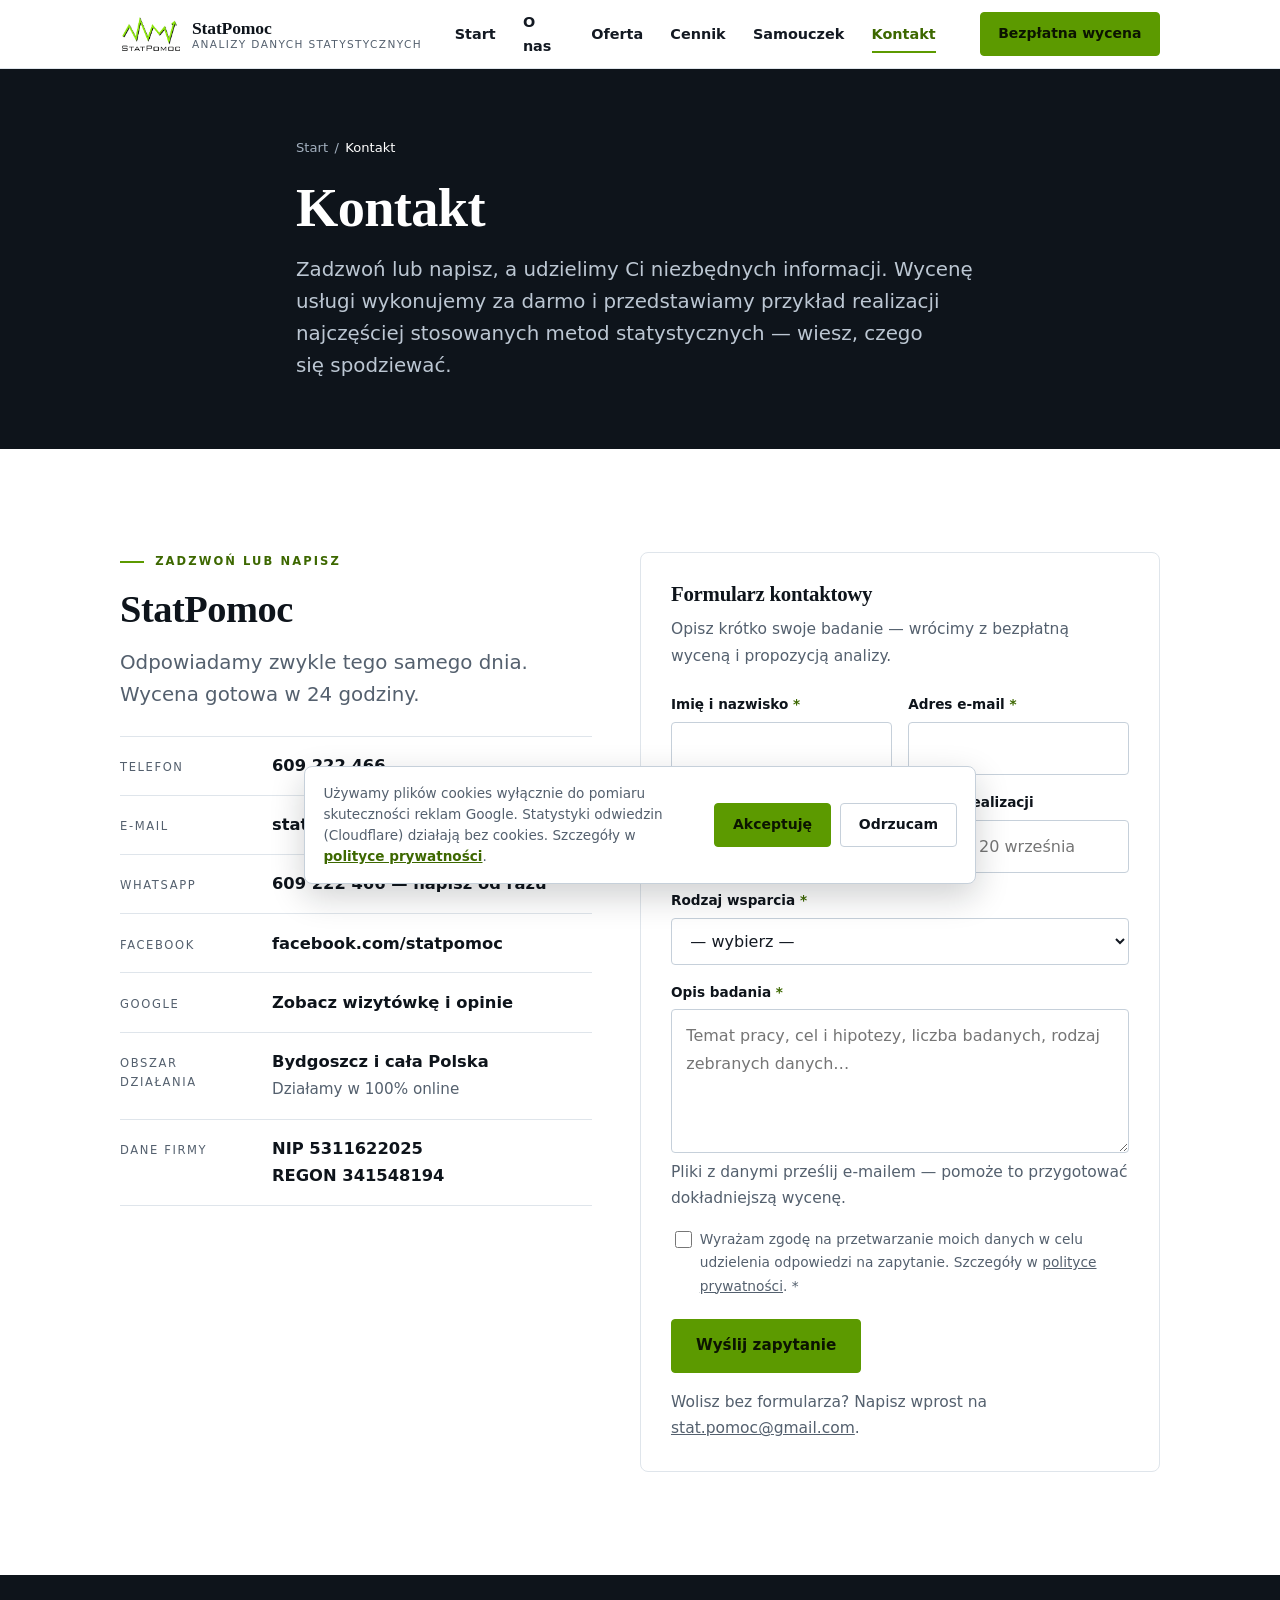
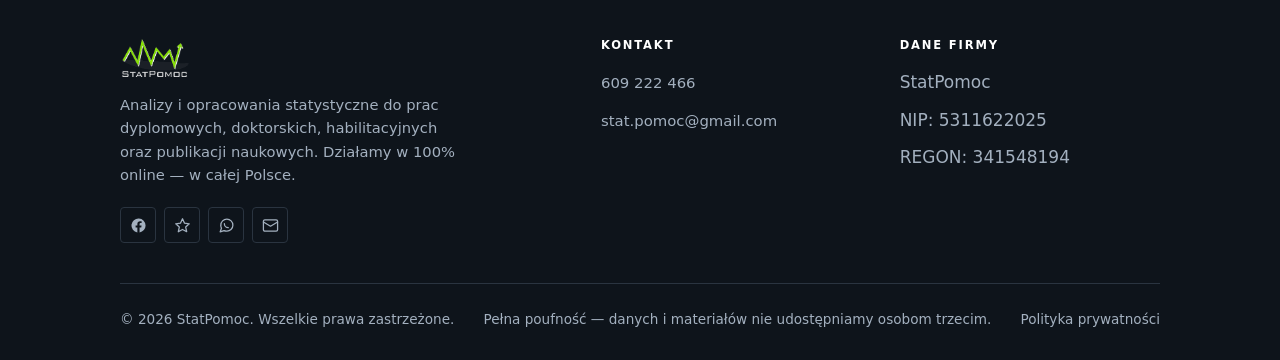
<file: kontakt.html>
<!DOCTYPE html>
<html lang="pl">
<head>
<meta charset="utf-8">
<meta name="viewport" content="width=device-width, initial-scale=1">
<title>Kontakt i darmowa wycena analizy statystycznej | StatPomoc</title>
<meta name="description" content="Zadzwoń 609 222 466 lub napisz stat.pomoc@gmail.com. Darmowa wycena analizy statystycznej w 24 godziny. Działamy w 100% online, w całej Polsce.">
<link rel="canonical" href="https://statpomoc.org.pl/kontakt.html">
<meta name="theme-color" content="#0E141B">
<meta property="og:type" content="website">
<meta property="og:locale" content="pl_PL">
<meta property="og:site_name" content="StatPomoc">
<meta property="og:title" content="Kontakt i darmowa wycena analizy statystycznej">
<meta property="og:description" content="Zadzwoń 609 222 466 lub napisz stat.pomoc@gmail.com. Darmowa wycena analizy statystycznej w 24 godziny. Działamy w 100% online, w całej Polsce.">
<meta property="og:url" content="https://statpomoc.org.pl/kontakt.html">
<meta property="og:image" content="https://statpomoc.org.pl/assets/img/og-statpomoc.jpg">
<meta property="og:image:width" content="1200">
<meta property="og:image:height" content="630">
<meta property="og:image:alt" content="StatPomoc — analizy statystyczne do prac dyplomowych, doktoratów i publikacji naukowych">
<meta name="twitter:card" content="summary_large_image">
<meta name="twitter:image" content="https://statpomoc.org.pl/assets/img/og-statpomoc.jpg">
<link rel="icon" href="favicon.ico?v=2" sizes="any">
<link rel="icon" type="image/png" href="assets/img/favicon-32.png?v=2" sizes="32x32">
<link rel="apple-touch-icon" href="assets/img/apple-touch-icon.png?v=2">
<link rel="manifest" href="site.webmanifest">
<link rel="stylesheet" href="assets/css/style.css">
<script type="application/ld+json">
{
  "@context": "https://schema.org",
  "@type": "BreadcrumbList",
  "itemListElement": [
    {"@type": "ListItem", "position": 1, "name": "Start", "item": "https://statpomoc.org.pl/"},
    {"@type": "ListItem", "position": 2, "name": "Kontakt", "item": "https://statpomoc.org.pl/kontakt.html"}
  ]
}
</script>
<script type="application/ld+json">
{
  "@context": "https://schema.org",
  "@type": "ContactPage",
  "url": "https://statpomoc.org.pl/kontakt.html",
  "mainEntity": {
    "@type": "Organization",
    "name": "StatPomoc",
    "telephone": "+48609222466",
    "email": "stat.pomoc@gmail.com",
    "taxID": "5311622025",
    "vatID": "PL5311622025",
    "areaServed": [
      {"@type": "Country", "name": "Polska"},
      {"@type": "City", "name": "Bydgoszcz"}
    ],
    "sameAs": ["https://www.facebook.com/statpomoc/", "https://share.google/Pc4OFo4ldtyr2BmOv"]
  }
}
</script>
<script>document.documentElement.classList.add('js');</script>
</head>
<body>
<a class="skip-link" href="#main">Przejdź do treści</a>

<header class="site-header">
  <div class="container header-bar">
    <a class="brand" href="index.html" aria-label="StatPomoc — strona główna">
      <img src="assets/img/logo.png" alt="" width="203" height="112">
      <span class="brand__text">
        <span class="brand__name">StatPomoc</span>
        <span class="brand__tag">Analizy danych statystycznych</span>
      </span>
    </a>
    <button class="nav-toggle" type="button" aria-expanded="false" aria-controls="nav" aria-label="Menu">
      <span></span>
    </button>
    <nav class="nav" id="nav" aria-label="Menu główne">
      <ul class="nav__list">
        <li><a class="nav__link" href="index.html">Start</a></li>
        <li><a class="nav__link" href="o-nas.html">O nas</a></li>
        <li><a class="nav__link" href="oferta.html">Oferta</a></li>
        <li><a class="nav__link" href="cennik.html">Cennik</a></li>
        <li><a class="nav__link" href="samouczek.html">Samouczek</a></li>
        <li><a class="nav__link" href="kontakt.html" aria-current="page">Kontakt</a></li>
        <li><a class="btn btn--sm" href="#formularz">Bezpłatna wycena</a></li>
      </ul>
    </nav>
    <a class="btn btn--sm header-cta" href="#formularz">Bezpłatna wycena</a>
  </div>
</header>

<main id="main">

  <section class="page-hero">
    <div class="container page-hero__inner">
      <nav class="breadcrumbs" aria-label="Ścieżka nawigacji">
        <a href="index.html">Start</a> <span aria-hidden="true">/</span> <span aria-current="page">Kontakt</span>
      </nav>
      <h1>Kontakt</h1>
      <p class="lead">
        Zadzwoń lub napisz, a udzielimy Ci niezbędnych informacji. Wycenę usługi wykonujemy
        za darmo i przedstawiamy przykład realizacji najczęściej stosowanych metod
        statystycznych — wiesz, czego się spodziewać.
      </p>
    </div>
  </section>

  <section class="section" id="formularz">
    <div class="container contact-grid">
      <div class="reveal">
        <p class="eyebrow">Zadzwoń lub napisz</p>
        <h2>StatPomoc</h2>
        <p class="lead" style="margin-top:.9rem">Odpowiadamy zwykle tego samego dnia. Wycena gotowa w 24 godziny.</p>

        <div class="contact-list">
          <a class="contact-item" href="tel:+48609222466">
            <span class="contact-item__label">Telefon</span>
            <span class="contact-item__value">609 222 466</span>
          </a>
          <a class="contact-item" href="mailto:stat.pomoc@gmail.com">
            <span class="contact-item__label">E-mail</span>
            <span class="contact-item__value">stat.pomoc@gmail.com</span>
          </a>
          <a class="contact-item" href="https://wa.me/48609222466" target="_blank" rel="noopener noreferrer">
            <span class="contact-item__label">WhatsApp</span>
            <span class="contact-item__value">609 222 466 — napisz od razu</span>
          </a>
          <a class="contact-item" href="https://www.facebook.com/statpomoc/" target="_blank" rel="noopener noreferrer">
            <span class="contact-item__label">Facebook</span>
            <span class="contact-item__value">facebook.com/statpomoc</span>
          </a>
          <a class="contact-item" href="https://share.google/Pc4OFo4ldtyr2BmOv" target="_blank" rel="noopener noreferrer">
            <span class="contact-item__label">Google</span>
            <span class="contact-item__value">Zobacz wizytówkę i opinie</span>
          </a>
          <!-- Podajemy tylko obszar działania (Bydgoszcz i cała Polska), bez adresu
               rejestrowego — zgodnie z decyzją właściciela. „Bydgoszcz” wspiera lokalne
               SEO, a firma działa w modelu zdalnym. To samo w areaServed w schematach. -->
          <div class="contact-item">
            <span class="contact-item__label">Obszar działania</span>
            <span class="contact-item__value">Bydgoszcz i cała Polska<br>
              <span style="font-weight:400;color:var(--muted);font-size:.95rem">Działamy w 100% online</span></span>
          </div>
          <div class="contact-item">
            <span class="contact-item__label">Dane firmy</span>
            <span class="contact-item__value">NIP 5311622025<br>REGON 341548194</span>
          </div>
        </div>
      </div>

      <div class="card reveal" data-delay="1">
        <h3 style="font-size:1.3rem">Formularz kontaktowy</h3>
        <p style="margin-top:.5rem;color:var(--muted)">
          Opisz krótko swoje badanie — wrócimy z bezpłatną wyceną i propozycją analizy.
        </p>

        <!-- ============================== FORMSPREE ==============================
             AKTYWNY. Formularz wysyła wiadomość naprawdę, w tle (fetch), na skrzynkę
             podpiętą do formularza xdenkdpp w panelu Formspree — bez otwierania
             programu pocztowego i bez przeładowania strony. Obsługę robi
             assets/js/main.js (bez żadnej zewnętrznej biblioteki).

             PIERWSZE URUCHOMIENIE: wyślij jedną wiadomość testową i kliknij link
             potwierdzający, który Formspree przyśle na skrzynkę stat.pomoc@gmail.com —
             inaczej Formspree wstrzymuje dostarczanie.

             Zmiana skrzynki lub formularza: podmień identyfikator w action poniżej
             (część po „/f/”). Gdyby zaczął przychodzić spam — w panelu Formspree
             włącz Settings → Spam protection → reCAPTCHA (formularz ma już ukrytą
             pułapkę na boty _gotcha, patrz niżej).

             Gdyby kiedyś wpisać tu z powrotem placeholder bez prawdziwego ID,
             skrypt automatycznie wróci do trybu „mailto”.
             ======================================================================= -->
        <form class="form" id="contact-form"
              action="https://formspree.io/f/xdenkdpp" method="post"
              style="margin-top:1.5rem">
          <!-- Pola techniczne Formspree: temat wiadomości i pułapka na boty. -->
          <input type="hidden" name="_subject" value="Zapytanie ze strony statpomoc.org.pl">
          <input type="text" name="_gotcha" tabindex="-1" autocomplete="off" aria-hidden="true"
                 class="form__trap">

          <div class="form__row">
            <div class="field">
              <label for="imie">Imię i nazwisko <span class="req" aria-hidden="true">*</span></label>
              <input type="text" id="imie" name="imie" autocomplete="name" required>
            </div>
            <div class="field">
              <label for="email">Adres e-mail <span class="req" aria-hidden="true">*</span></label>
              <input type="email" id="email" name="email" autocomplete="email" required>
            </div>
          </div>
          <div class="form__row">
            <div class="field">
              <label for="telefon">Telefon</label>
              <input type="tel" id="telefon" name="telefon" autocomplete="tel">
            </div>
            <div class="field">
              <label for="termin">Termin realizacji</label>
              <input type="text" id="termin" name="termin" placeholder="np. do 20 września">
            </div>
          </div>
          <div class="field">
            <label for="temat">Rodzaj wsparcia <span class="req" aria-hidden="true">*</span></label>
            <select id="temat" name="temat" required>
              <option value="">— wybierz —</option>
              <option>Analiza do pracy licencjackiej / magisterskiej</option>
              <option>Analiza do doktoratu lub habilitacji</option>
              <option>Raport do publikacji naukowej</option>
              <option>Przygotowanie ankiety / narzędzia badawczego</option>
              <option>Szkolenie lub konsultacje</option>
              <option>Inne</option>
            </select>
          </div>
          <div class="field">
            <label for="wiadomosc">Opis badania <span class="req" aria-hidden="true">*</span></label>
            <textarea id="wiadomosc" name="wiadomosc" required
              placeholder="Temat pracy, cel i hipotezy, liczba badanych, rodzaj zebranych danych…"></textarea>
            <p class="field__hint">Pliki z danymi prześlij e-mailem — pomoże to przygotować dokładniejszą wycenę.</p>
          </div>
          <label class="form__consent">
            <input type="checkbox" name="zgoda" required>
            <span>Wyrażam zgodę na przetwarzanie moich danych w celu udzielenia odpowiedzi na zapytanie.
              Szczegóły w <a href="polityka-prywatnosci.html">polityce prywatności</a>. <span class="req" aria-hidden="true">*</span></span>
          </label>
          <div class="btn-row" style="margin-top:.3rem">
            <button class="btn" type="submit" data-label="Wyślij zapytanie">Wyślij zapytanie</button>
          </div>
          <p class="form__status" id="form-status" role="status" aria-live="polite" hidden></p>
          <p class="form__note">
            Wolisz bez formularza? Napisz wprost na
            <a href="mailto:stat.pomoc@gmail.com">stat.pomoc@gmail.com</a>.
          </p>
        </form>
      </div>
    </div>
  </section>

</main>

<footer class="site-footer">
  <div class="container">
    <div class="footer-grid">
      <div class="footer-brand">
        <img loading="lazy" decoding="async" src="assets/img/logo-white.png" alt="StatPomoc" width="203" height="112">
        <p>
          Analizy i opracowania statystyczne do prac dyplomowych, doktorskich, habilitacyjnych
          oraz publikacji naukowych. Działamy w 100% online — w całej Polsce.
        </p>
        <div class="social">
          <a href="https://www.facebook.com/statpomoc/" target="_blank" rel="noopener noreferrer" aria-label="StatPomoc na Facebooku"><svg viewBox="0 0 24 24" fill="currentColor" aria-hidden="true"><path d="M22 12a10 10 0 1 0-11.6 9.9v-7H7.9V12h2.5V9.8c0-2.5 1.5-3.9 3.8-3.9 1.1 0 2.2.2 2.2.2v2.5h-1.3c-1.2 0-1.6.8-1.6 1.6V12h2.8l-.4 2.9h-2.4v7A10 10 0 0 0 22 12Z"/></svg></a>
          <a href="https://share.google/Pc4OFo4ldtyr2BmOv" target="_blank" rel="noopener noreferrer" aria-label="StatPomoc w Google — opinie i wizytówka"><svg viewBox="0 0 24 24" fill="none" stroke="currentColor" stroke-width="1.8" stroke-linecap="round" stroke-linejoin="round" aria-hidden="true"><path d="M12 2.5l2.9 6.3 6.6.8-5 4.6 1.4 6.6L12 17.6l-5.9 3.2 1.4-6.6-5-4.6 6.6-.8L12 2.5Z"/></svg></a>
          <a href="https://wa.me/48609222466" target="_blank" rel="noopener noreferrer" aria-label="Napisz przez WhatsApp: 609 222 466"><svg viewBox="0 0 24 24" fill="none" stroke="currentColor" stroke-width="1.8" stroke-linecap="round" stroke-linejoin="round" aria-hidden="true"><path d="M21 11.5a8.4 8.4 0 0 1-9 8.4 9 9 0 0 1-3.5-.7L3 21l1.9-5A8.1 8.1 0 0 1 4 11.5 8.4 8.4 0 0 1 12.5 3 8.4 8.4 0 0 1 21 11.5Z"/><path d="M9 9.5c0 3 2.5 5.5 5.5 5.5"/></svg></a>
          <a href="mailto:stat.pomoc@gmail.com" aria-label="Napisz e-mail do StatPomoc"><svg viewBox="0 0 24 24" fill="none" stroke="currentColor" stroke-width="1.8" stroke-linecap="round" stroke-linejoin="round" aria-hidden="true"><rect x="2" y="4" width="20" height="16" rx="2"/><path d="m2 7 10 6 10-6"/></svg></a>
        </div>
      </div>
      <div class="footer-col">
        <h4>Kontakt</h4>
        <ul>
          <li><a href="tel:+48609222466">609 222 466</a></li>
          <li><a href="mailto:stat.pomoc@gmail.com">stat.pomoc@gmail.com</a></li>
        </ul>
      </div>
      <div class="footer-col">
        <h4>Dane firmy</h4>
        <ul>
          <li>StatPomoc</li>
          <li>NIP: 5311622025</li>
          <li>REGON: 341548194</li>
        </ul>
      </div>
    </div>
    <div class="footer-legal">
      <p>&copy; <span id="year">2026</span> StatPomoc. Wszelkie prawa zastrzeżone.</p>
      <p class="footer-legal__note">Pełna poufność — danych i materiałów nie udostępniamy osobom trzecim.</p>
      <p><a href="polityka-prywatnosci.html">Polityka prywatności</a></p>
    </div>
  </div>
</footer>


<div class="mobile-cta" aria-label="Szybki kontakt">
  <a class="mobile-cta__btn" href="tel:+48609222466">
    <svg viewBox="0 0 24 24" fill="none" stroke="currentColor" stroke-width="1.8" stroke-linecap="round" stroke-linejoin="round" aria-hidden="true"><path d="M6.5 3h3l1.5 4-2 1.4a12 12 0 0 0 5.6 5.6L16 12l4 1.5v3a2 2 0 0 1-2.2 2A16.5 16.5 0 0 1 4 6.2 2 2 0 0 1 6.5 3Z"/></svg>
    Zadzwoń
  </a>
  <a class="mobile-cta__btn mobile-cta__btn--wa" href="https://wa.me/48609222466" target="_blank" rel="noopener noreferrer">
    <svg viewBox="0 0 24 24" fill="none" stroke="currentColor" stroke-width="1.8" stroke-linecap="round" stroke-linejoin="round" aria-hidden="true"><path d="M21 11.5a8.4 8.4 0 0 1-9 8.4 9 9 0 0 1-3.5-.7L3 21l1.9-5A8.1 8.1 0 0 1 4 11.5 8.4 8.4 0 0 1 12.5 3 8.4 8.4 0 0 1 21 11.5Z"/><path d="M9 9.5c0 3 2.5 5.5 5.5 5.5"/></svg>
    WhatsApp
  </a>
  <a class="mobile-cta__btn mobile-cta__btn--primary" href="kontakt.html">Bezpłatna wycena</a>
</div>

<script src="assets/js/main.js" defer></script>
</body>
</html>
</file>
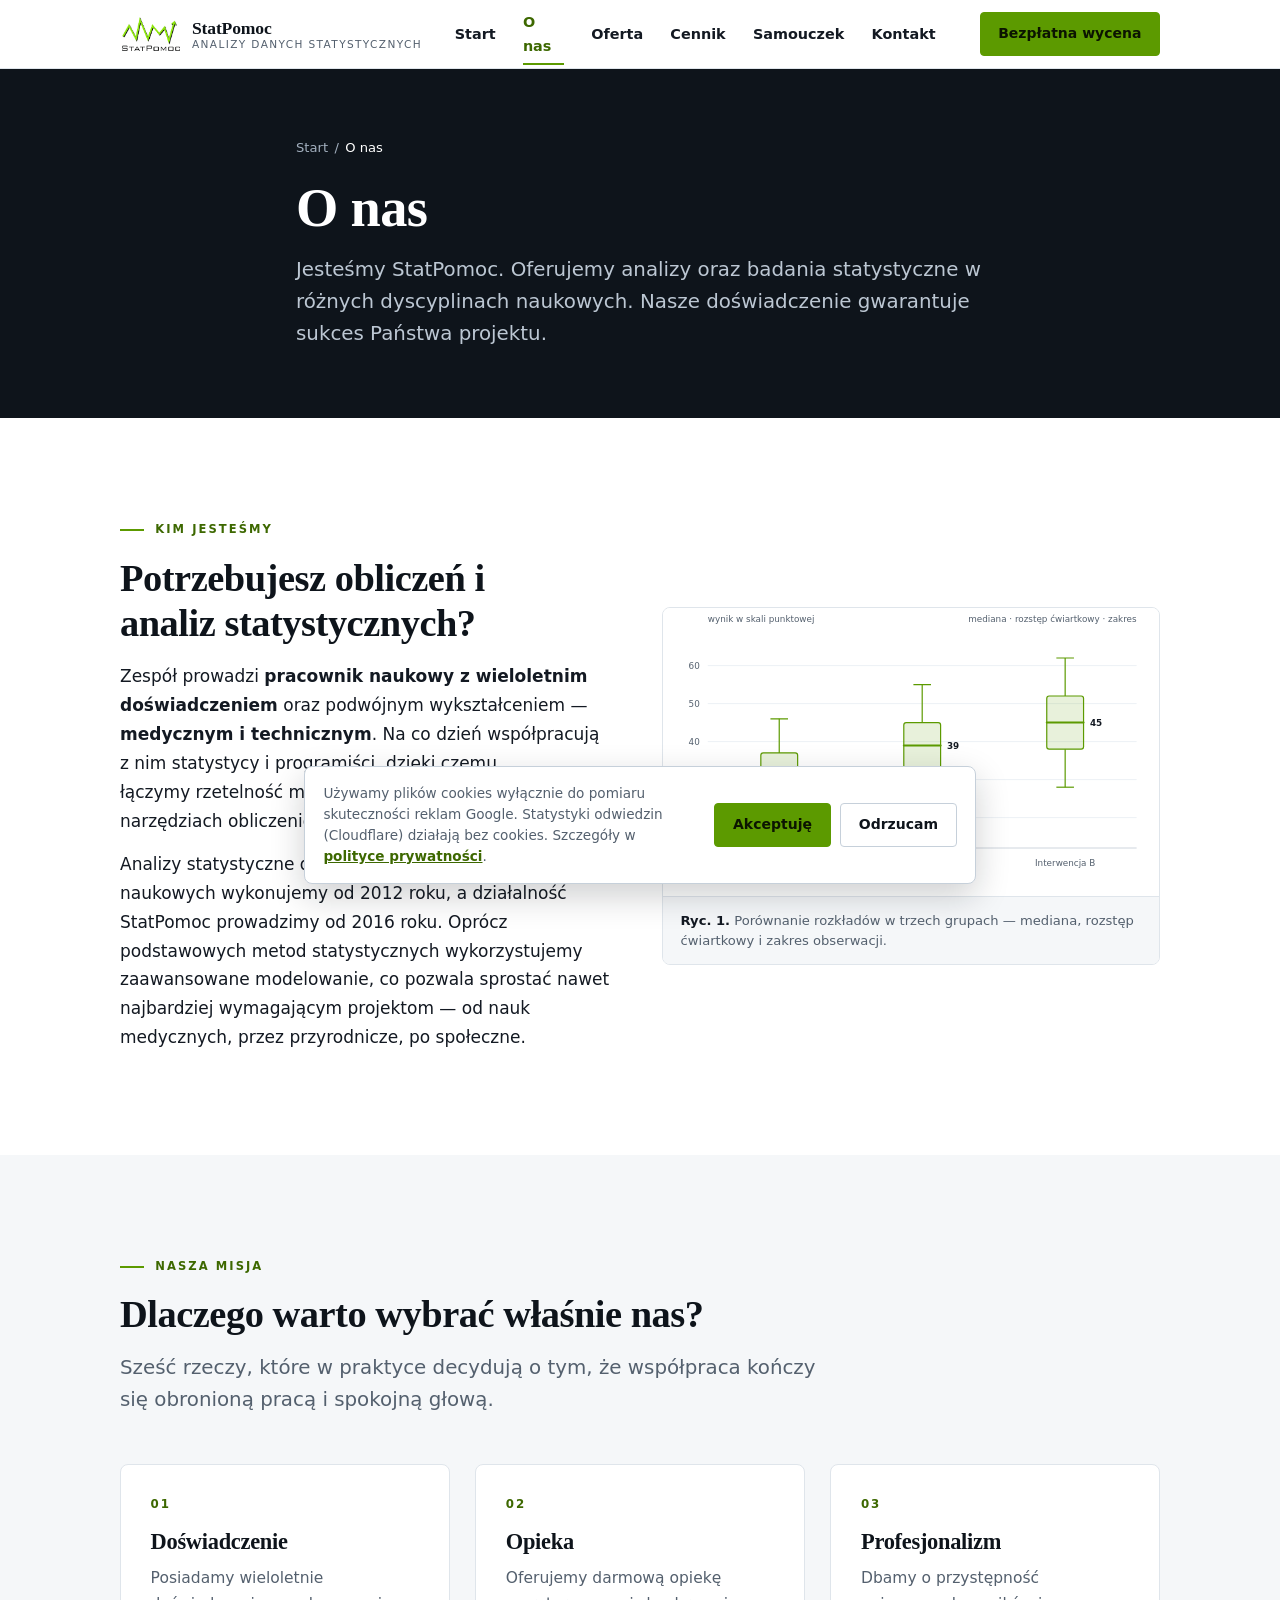
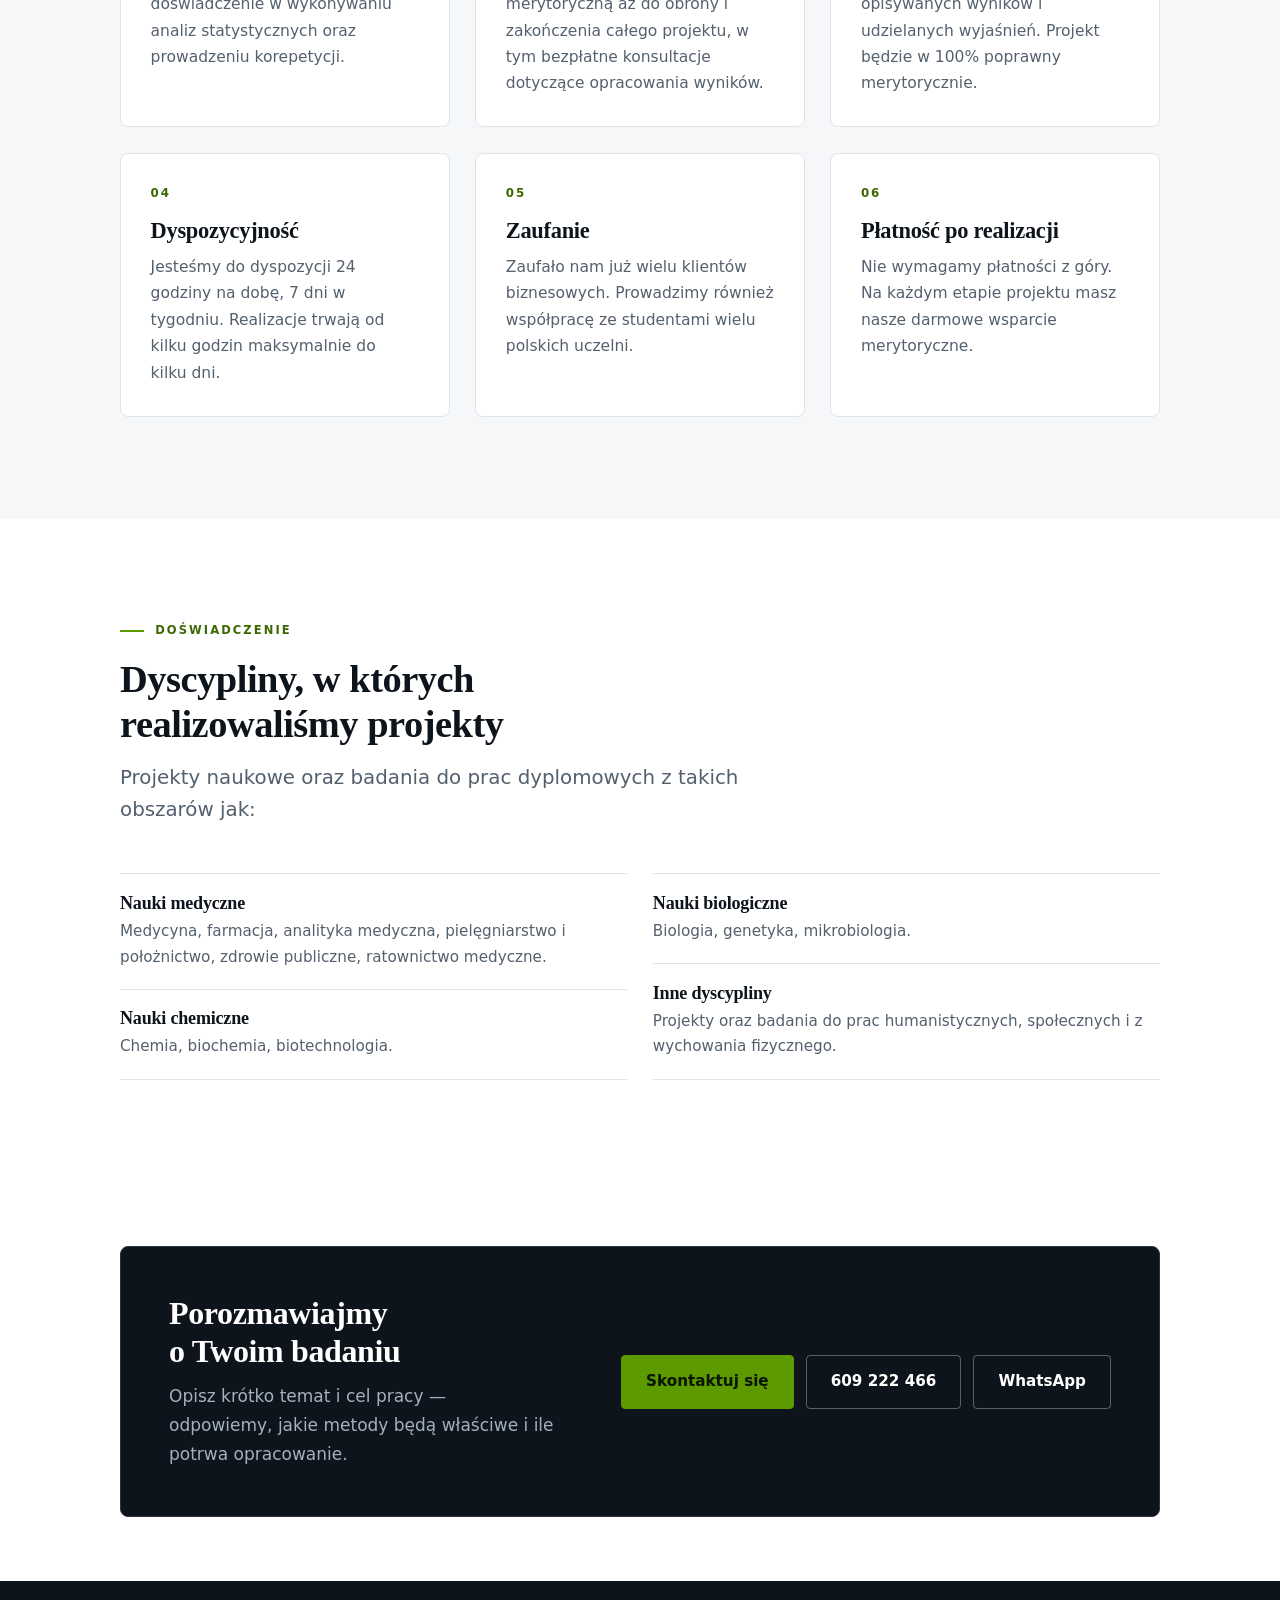
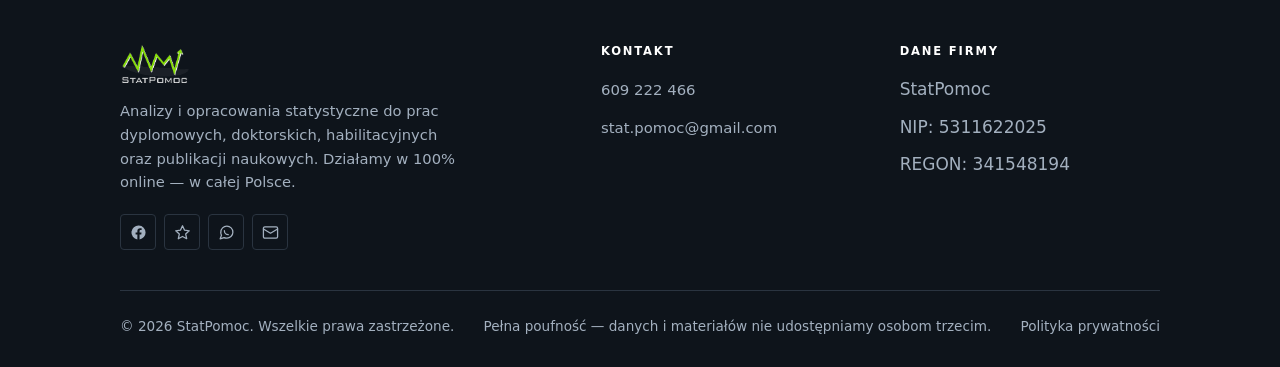
<file: o-nas.html>
<!DOCTYPE html>
<html lang="pl">
<head>
<meta charset="utf-8">
<meta name="viewport" content="width=device-width, initial-scale=1">
<title>O nas — zespół StatPomoc | Analizy statystyczne od 2012 roku</title>
<meta name="description" content="Od 2012 roku wykonujemy analizy statystyczne dla studentów i naukowców. Zespół prowadzi pracownik naukowy z wykształceniem medycznym i technicznym.">
<link rel="canonical" href="https://statpomoc.org.pl/o-nas.html">
<meta name="theme-color" content="#0E141B">
<meta property="og:type" content="website">
<meta property="og:locale" content="pl_PL">
<meta property="og:site_name" content="StatPomoc">
<meta property="og:title" content="O nas — zespół StatPomoc">
<meta property="og:description" content="Od 2012 roku wykonujemy analizy statystyczne dla studentów i naukowców. Zespół prowadzi pracownik naukowy z wykształceniem medycznym i technicznym.">
<meta property="og:url" content="https://statpomoc.org.pl/o-nas.html">
<meta property="og:image" content="https://statpomoc.org.pl/assets/img/og-statpomoc.jpg">
<meta property="og:image:width" content="1200">
<meta property="og:image:height" content="630">
<meta property="og:image:alt" content="StatPomoc — analizy statystyczne do prac dyplomowych, doktoratów i publikacji naukowych">
<meta name="twitter:card" content="summary_large_image">
<meta name="twitter:image" content="https://statpomoc.org.pl/assets/img/og-statpomoc.jpg">
<link rel="icon" href="favicon.ico?v=2" sizes="any">
<link rel="icon" type="image/png" href="assets/img/favicon-32.png?v=2" sizes="32x32">
<link rel="apple-touch-icon" href="assets/img/apple-touch-icon.png?v=2">
<link rel="manifest" href="site.webmanifest">
<link rel="stylesheet" href="assets/css/style.css">
<script type="application/ld+json">
{
  "@context": "https://schema.org",
  "@type": "BreadcrumbList",
  "itemListElement": [
    {"@type": "ListItem", "position": 1, "name": "Start", "item": "https://statpomoc.org.pl/"},
    {"@type": "ListItem", "position": 2, "name": "O nas", "item": "https://statpomoc.org.pl/o-nas.html"}
  ]
}
</script>
<script>document.documentElement.classList.add('js');</script>
</head>
<body>
<a class="skip-link" href="#main">Przejdź do treści</a>

<header class="site-header">
  <div class="container header-bar">
    <a class="brand" href="index.html" aria-label="StatPomoc — strona główna">
      <img src="assets/img/logo.png" alt="" width="203" height="112">
      <span class="brand__text">
        <span class="brand__name">StatPomoc</span>
        <span class="brand__tag">Analizy danych statystycznych</span>
      </span>
    </a>
    <button class="nav-toggle" type="button" aria-expanded="false" aria-controls="nav" aria-label="Menu">
      <span></span>
    </button>
    <nav class="nav" id="nav" aria-label="Menu główne">
      <ul class="nav__list">
        <li><a class="nav__link" href="index.html">Start</a></li>
        <li><a class="nav__link" href="o-nas.html" aria-current="page">O nas</a></li>
        <li><a class="nav__link" href="oferta.html">Oferta</a></li>
        <li><a class="nav__link" href="cennik.html">Cennik</a></li>
        <li><a class="nav__link" href="samouczek.html">Samouczek</a></li>
        <li><a class="nav__link" href="kontakt.html">Kontakt</a></li>
        <li><a class="btn btn--sm" href="kontakt.html">Bezpłatna wycena</a></li>
      </ul>
    </nav>
    <a class="btn btn--sm header-cta" href="kontakt.html">Bezpłatna wycena</a>
  </div>
</header>

<main id="main">

  <section class="page-hero">
    <div class="container page-hero__inner">
      <nav class="breadcrumbs" aria-label="Ścieżka nawigacji">
        <a href="index.html">Start</a> <span aria-hidden="true">/</span> <span aria-current="page">O nas</span>
      </nav>
      <h1>O nas</h1>
      <p class="lead">
        Jesteśmy StatPomoc. Oferujemy analizy oraz badania statystyczne w różnych dyscyplinach
        naukowych. Nasze doświadczenie gwarantuje sukces Państwa projektu.
      </p>
    </div>
  </section>

  <section class="section">
    <div class="container split">
      <div class="split__body reveal">
        <p class="eyebrow">Kim jesteśmy</p>
        <h2>Potrzebujesz obliczeń i analiz statystycznych?</h2>
        <p>
          Zespół prowadzi <strong>pracownik naukowy z wieloletnim doświadczeniem</strong>
          oraz podwójnym wykształceniem — <strong>medycznym i technicznym</strong>. Na co dzień
          współpracują z nim statystycy i programiści, dzięki czemu łączymy rzetelność
          metodologiczną z biegłością w narzędziach obliczeniowych.
        </p>
        <p>
          Analizy statystyczne dla studentów i pracowników naukowych wykonujemy od 2012 roku,
          a działalność StatPomoc prowadzimy od 2016 roku. Oprócz podstawowych metod
          statystycznych wykorzystujemy zaawansowane modelowanie, co pozwala sprostać
          nawet najbardziej wymagającym projektom — od nauk medycznych, przez przyrodnicze,
          po społeczne.
        </p>
      </div>
      <figure class="figure reveal" data-delay="1">
        <img loading="lazy" decoding="async" src="assets/img/fig-box.svg" width="620" height="360"
             alt="Wykresy pudełkowe porównujące rozkład wyniku w grupie kontrolnej i dwóch grupach interwencyjnych">
        <figcaption><b>Ryc. 1.</b> Porównanie rozkładów w trzech grupach — mediana, rozstęp
          ćwiartkowy i zakres obserwacji.</figcaption>
      </figure>
    </div>
  </section>

  <section class="section section--mist">
    <div class="container">
      <div class="section-head reveal">
        <p class="eyebrow">Nasza misja</p>
        <h2>Dlaczego warto wybrać właśnie nas?</h2>
        <p class="lead">
          Sześć rzeczy, które w praktyce decydują o tym, że współpraca kończy się obronioną
          pracą i spokojną głową.
        </p>
      </div>
      <div class="grid grid--3">
        <article class="card reveal"><span class="card__num">01</span><h3>Doświadczenie</h3>
          <p>Posiadamy wieloletnie doświadczenie w wykonywaniu analiz statystycznych oraz prowadzeniu korepetycji.</p></article>
        <article class="card reveal" data-delay="1"><span class="card__num">02</span><h3>Opieka</h3>
          <p>Oferujemy darmową opiekę merytoryczną aż do obrony i zakończenia całego projektu, w tym bezpłatne konsultacje dotyczące opracowania wyników.</p></article>
        <article class="card reveal" data-delay="2"><span class="card__num">03</span><h3>Profesjonalizm</h3>
          <p>Dbamy o przystępność opisywanych wyników i udzielanych wyjaśnień. Projekt będzie w 100% poprawny merytorycznie.</p></article>
        <article class="card reveal"><span class="card__num">04</span><h3>Dyspozycyjność</h3>
          <p>Jesteśmy do dyspozycji 24 godziny na dobę, 7 dni w tygodniu. Realizacje trwają od kilku godzin maksymalnie do kilku dni.</p></article>
        <article class="card reveal" data-delay="1"><span class="card__num">05</span><h3>Zaufanie</h3>
          <p>Zaufało nam już wielu klientów biznesowych. Prowadzimy również współpracę ze studentami wielu polskich uczelni.</p></article>
        <article class="card reveal" data-delay="2"><span class="card__num">06</span><h3>Płatność po realizacji</h3>
          <p>Nie wymagamy płatności z góry. Na każdym etapie projektu masz nasze darmowe wsparcie merytoryczne.</p></article>
      </div>
    </div>
  </section>

  <section class="section">
    <div class="container">
      <div class="section-head reveal">
        <p class="eyebrow">Doświadczenie</p>
        <h2>Dyscypliny, w których realizowaliśmy projekty</h2>
        <p class="lead">Projekty naukowe oraz badania do prac dyplomowych z takich obszarów jak:</p>
      </div>
      <div class="grid grid--2">
        <div class="field-list reveal">
          <div class="field-list__item">
            <h4>Nauki medyczne</h4>
            <p>Medycyna, farmacja, analityka medyczna, pielęgniarstwo i położnictwo, zdrowie publiczne, ratownictwo medyczne.</p>
          </div>
          <div class="field-list__item">
            <h4>Nauki chemiczne</h4>
            <p>Chemia, biochemia, biotechnologia.</p>
          </div>
        </div>
        <div class="field-list reveal" data-delay="1">
          <div class="field-list__item">
            <h4>Nauki biologiczne</h4>
            <p>Biologia, genetyka, mikrobiologia.</p>
          </div>
          <div class="field-list__item">
            <h4>Inne dyscypliny</h4>
            <p>Projekty oraz badania do prac humanistycznych, społecznych i z wychowania fizycznego.</p>
          </div>
        </div>
      </div>
    </div>
  </section>

  <section class="section section--tight">
    <div class="container">
      <div class="cta-band reveal">
        <div>
          <h2>Porozmawiajmy o Twoim badaniu</h2>
          <p>Opisz krótko temat i cel pracy — odpowiemy, jakie metody będą właściwe i ile potrwa opracowanie.</p>
        </div>
        <div class="btn-row">
          <a class="btn" href="kontakt.html">Skontaktuj się</a>
          <a class="btn btn--onDark" href="tel:+48609222466">609 222 466</a>
          <a class="btn btn--onDark" href="https://wa.me/48609222466" target="_blank" rel="noopener noreferrer">WhatsApp</a>
        </div>
      </div>
    </div>
  </section>

</main>

<footer class="site-footer">
  <div class="container">
    <div class="footer-grid">
      <div class="footer-brand">
        <img loading="lazy" decoding="async" src="assets/img/logo-white.png" alt="StatPomoc" width="203" height="112">
        <p>
          Analizy i opracowania statystyczne do prac dyplomowych, doktorskich, habilitacyjnych
          oraz publikacji naukowych. Działamy w 100% online — w całej Polsce.
        </p>
        <div class="social">
          <a href="https://www.facebook.com/statpomoc/" target="_blank" rel="noopener noreferrer" aria-label="StatPomoc na Facebooku"><svg viewBox="0 0 24 24" fill="currentColor" aria-hidden="true"><path d="M22 12a10 10 0 1 0-11.6 9.9v-7H7.9V12h2.5V9.8c0-2.5 1.5-3.9 3.8-3.9 1.1 0 2.2.2 2.2.2v2.5h-1.3c-1.2 0-1.6.8-1.6 1.6V12h2.8l-.4 2.9h-2.4v7A10 10 0 0 0 22 12Z"/></svg></a>
          <a href="https://share.google/Pc4OFo4ldtyr2BmOv" target="_blank" rel="noopener noreferrer" aria-label="StatPomoc w Google — opinie i wizytówka"><svg viewBox="0 0 24 24" fill="none" stroke="currentColor" stroke-width="1.8" stroke-linecap="round" stroke-linejoin="round" aria-hidden="true"><path d="M12 2.5l2.9 6.3 6.6.8-5 4.6 1.4 6.6L12 17.6l-5.9 3.2 1.4-6.6-5-4.6 6.6-.8L12 2.5Z"/></svg></a>
          <a href="https://wa.me/48609222466" target="_blank" rel="noopener noreferrer" aria-label="Napisz przez WhatsApp: 609 222 466"><svg viewBox="0 0 24 24" fill="none" stroke="currentColor" stroke-width="1.8" stroke-linecap="round" stroke-linejoin="round" aria-hidden="true"><path d="M21 11.5a8.4 8.4 0 0 1-9 8.4 9 9 0 0 1-3.5-.7L3 21l1.9-5A8.1 8.1 0 0 1 4 11.5 8.4 8.4 0 0 1 12.5 3 8.4 8.4 0 0 1 21 11.5Z"/><path d="M9 9.5c0 3 2.5 5.5 5.5 5.5"/></svg></a>
          <a href="mailto:stat.pomoc@gmail.com" aria-label="Napisz e-mail do StatPomoc"><svg viewBox="0 0 24 24" fill="none" stroke="currentColor" stroke-width="1.8" stroke-linecap="round" stroke-linejoin="round" aria-hidden="true"><rect x="2" y="4" width="20" height="16" rx="2"/><path d="m2 7 10 6 10-6"/></svg></a>
        </div>
      </div>
      <div class="footer-col">
        <h4>Kontakt</h4>
        <ul>
          <li><a href="tel:+48609222466">609 222 466</a></li>
          <li><a href="mailto:stat.pomoc@gmail.com">stat.pomoc@gmail.com</a></li>
        </ul>
      </div>
      <div class="footer-col">
        <h4>Dane firmy</h4>
        <ul>
          <li>StatPomoc</li>
          <li>NIP: 5311622025</li>
          <li>REGON: 341548194</li>
        </ul>
      </div>
    </div>
    <div class="footer-legal">
      <p>&copy; <span id="year">2026</span> StatPomoc. Wszelkie prawa zastrzeżone.</p>
      <p class="footer-legal__note">Pełna poufność — danych i materiałów nie udostępniamy osobom trzecim.</p>
      <p><a href="polityka-prywatnosci.html">Polityka prywatności</a></p>
    </div>
  </div>
</footer>


<div class="mobile-cta" aria-label="Szybki kontakt">
  <a class="mobile-cta__btn" href="tel:+48609222466">
    <svg viewBox="0 0 24 24" fill="none" stroke="currentColor" stroke-width="1.8" stroke-linecap="round" stroke-linejoin="round" aria-hidden="true"><path d="M6.5 3h3l1.5 4-2 1.4a12 12 0 0 0 5.6 5.6L16 12l4 1.5v3a2 2 0 0 1-2.2 2A16.5 16.5 0 0 1 4 6.2 2 2 0 0 1 6.5 3Z"/></svg>
    Zadzwoń
  </a>
  <a class="mobile-cta__btn mobile-cta__btn--wa" href="https://wa.me/48609222466" target="_blank" rel="noopener noreferrer">
    <svg viewBox="0 0 24 24" fill="none" stroke="currentColor" stroke-width="1.8" stroke-linecap="round" stroke-linejoin="round" aria-hidden="true"><path d="M21 11.5a8.4 8.4 0 0 1-9 8.4 9 9 0 0 1-3.5-.7L3 21l1.9-5A8.1 8.1 0 0 1 4 11.5 8.4 8.4 0 0 1 12.5 3 8.4 8.4 0 0 1 21 11.5Z"/><path d="M9 9.5c0 3 2.5 5.5 5.5 5.5"/></svg>
    WhatsApp
  </a>
  <a class="mobile-cta__btn mobile-cta__btn--primary" href="kontakt.html">Bezpłatna wycena</a>
</div>

<script src="assets/js/main.js" defer></script>
</body>
</html>
</file>
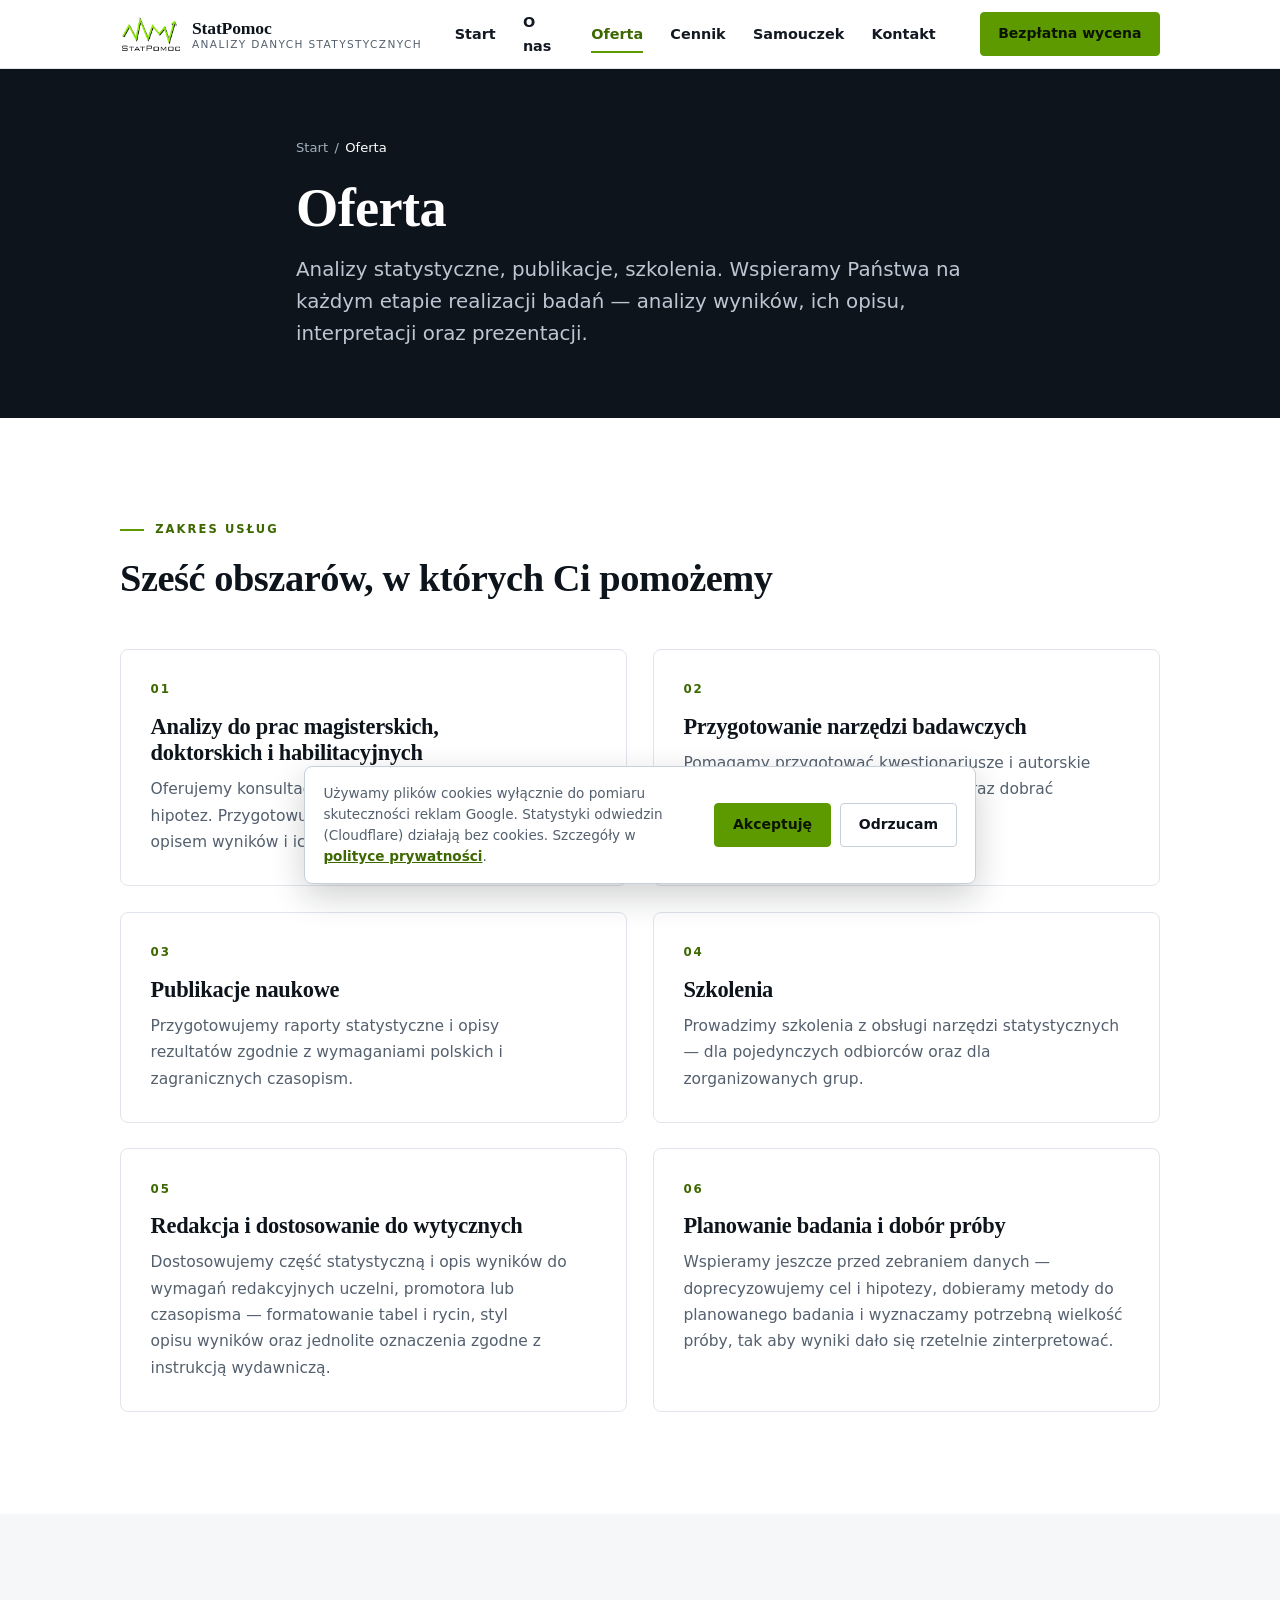
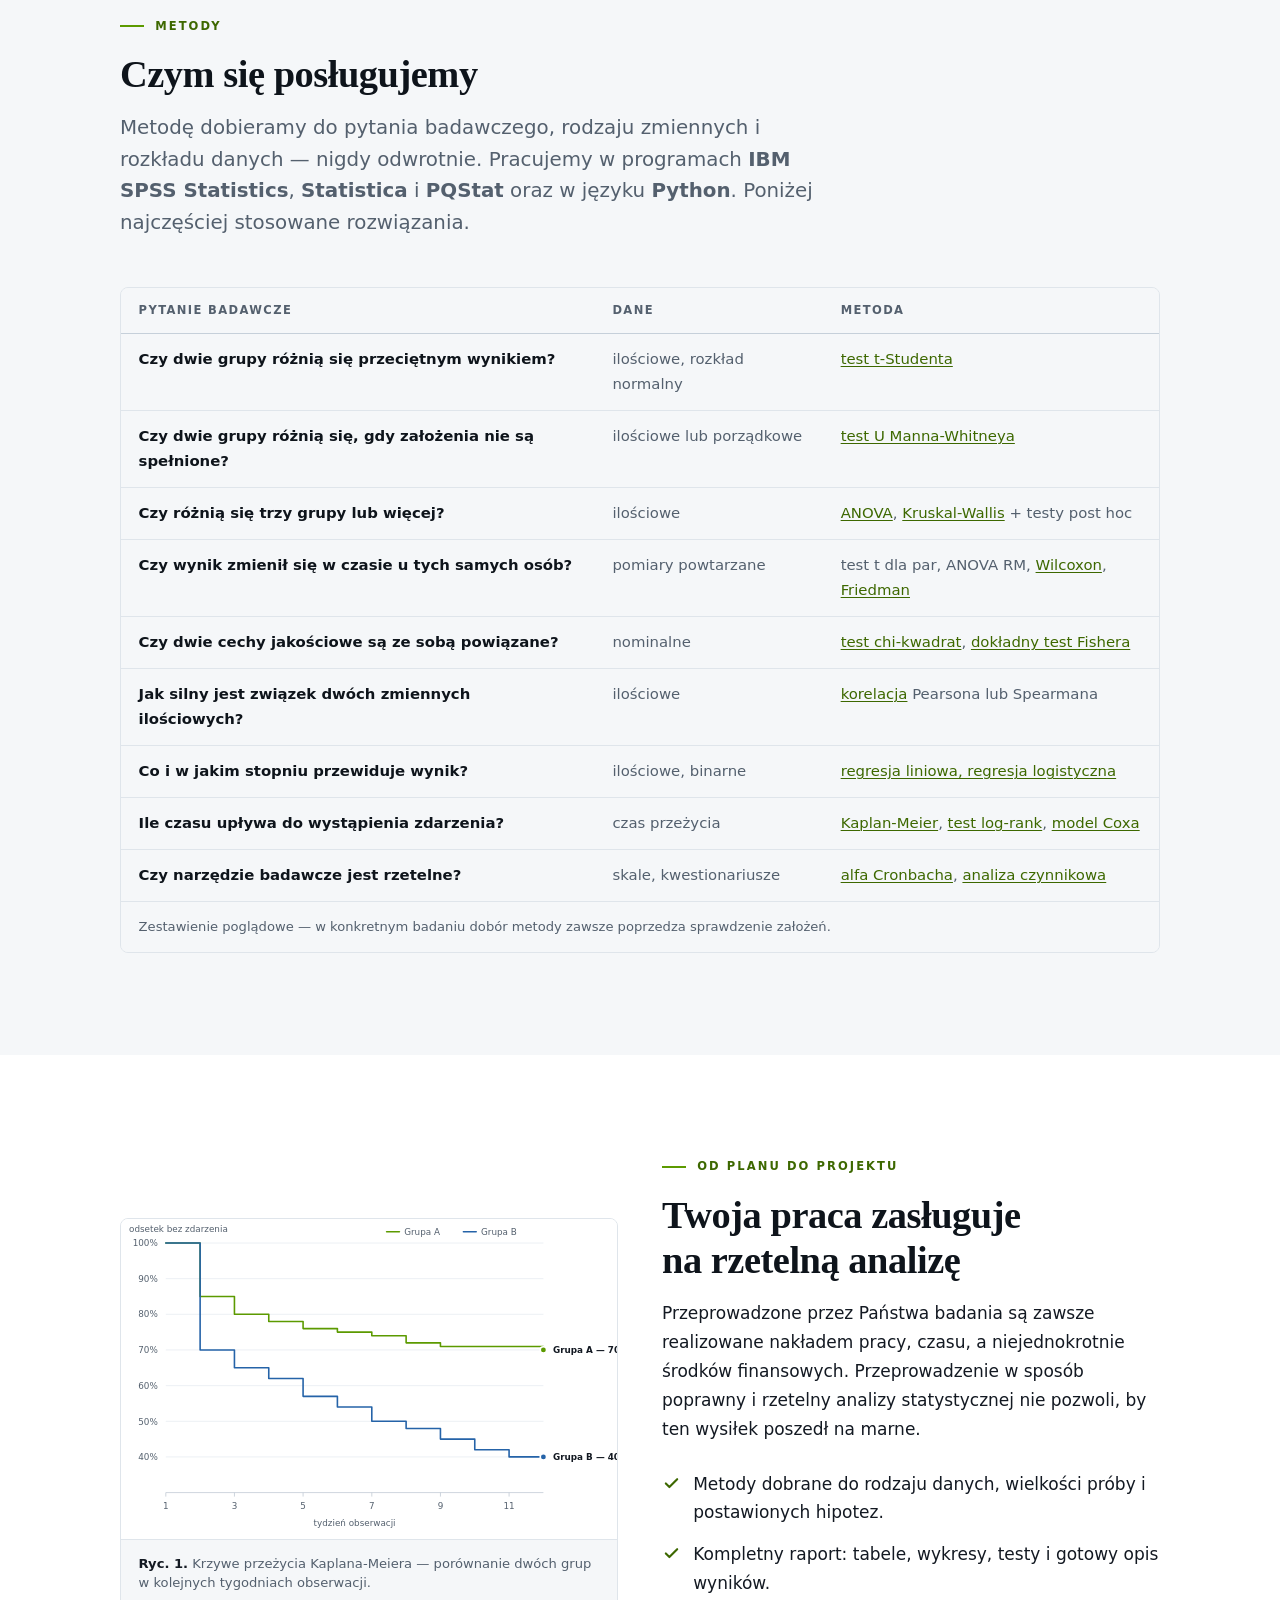
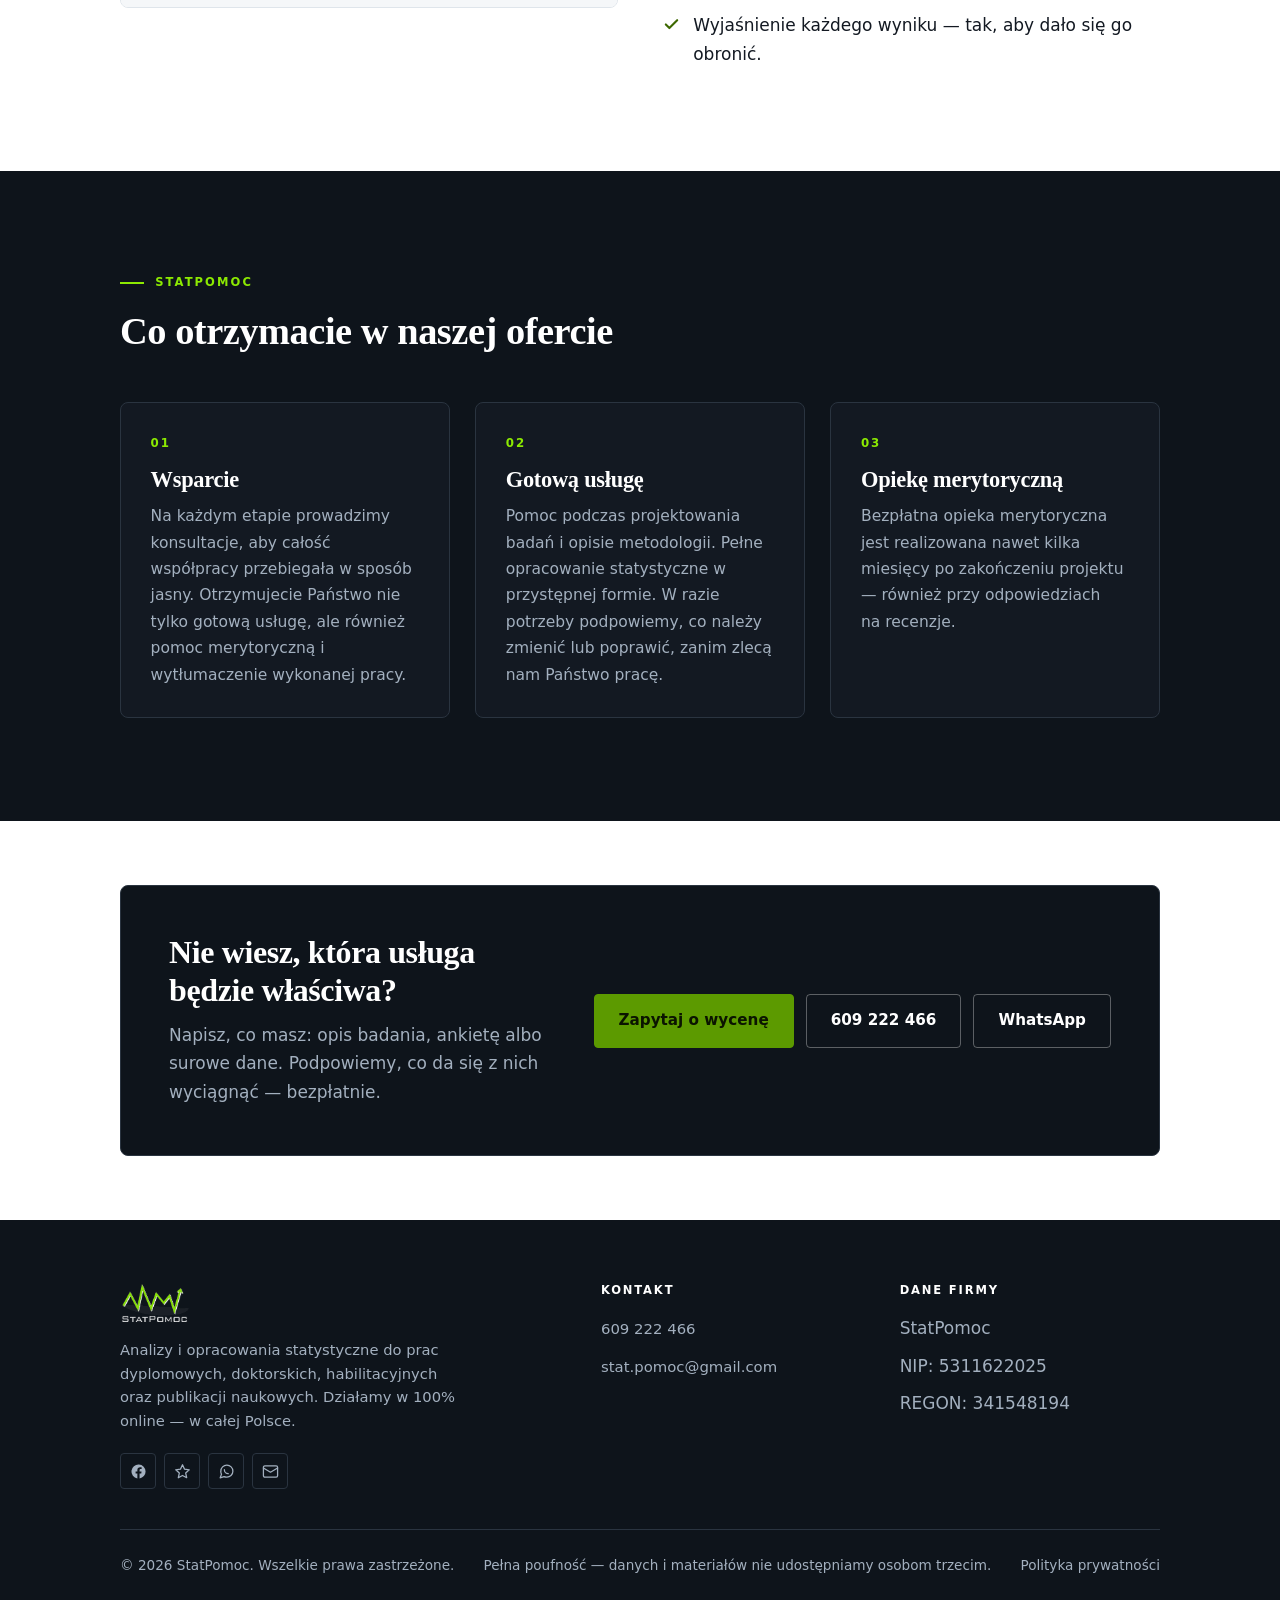
<file: oferta.html>
<!DOCTYPE html>
<html lang="pl">
<head>
<meta charset="utf-8">
<meta name="viewport" content="width=device-width, initial-scale=1">
<title>Analizy statystyczne, publikacje i szkolenia | StatPomoc</title>
<meta name="description" content="Analizy statystyczne do prac magisterskich, doktorskich i habilitacyjnych, narzędzia badawcze, raporty do publikacji naukowych i szkolenia ze statystyki.">
<link rel="canonical" href="https://statpomoc.org.pl/oferta.html">
<meta name="theme-color" content="#0E141B">
<meta property="og:type" content="website">
<meta property="og:locale" content="pl_PL">
<meta property="og:site_name" content="StatPomoc">
<meta property="og:title" content="Analizy statystyczne, publikacje i szkolenia">
<meta property="og:description" content="Analizy statystyczne do prac magisterskich, doktorskich i habilitacyjnych, narzędzia badawcze, raporty do publikacji naukowych i szkolenia ze statystyki.">
<meta property="og:url" content="https://statpomoc.org.pl/oferta.html">
<meta property="og:image" content="https://statpomoc.org.pl/assets/img/og-statpomoc.jpg">
<meta property="og:image:width" content="1200">
<meta property="og:image:height" content="630">
<meta property="og:image:alt" content="StatPomoc — analizy statystyczne do prac dyplomowych, doktoratów i publikacji naukowych">
<meta name="twitter:card" content="summary_large_image">
<meta name="twitter:image" content="https://statpomoc.org.pl/assets/img/og-statpomoc.jpg">
<link rel="icon" href="favicon.ico?v=2" sizes="any">
<link rel="icon" type="image/png" href="assets/img/favicon-32.png?v=2" sizes="32x32">
<link rel="apple-touch-icon" href="assets/img/apple-touch-icon.png?v=2">
<link rel="manifest" href="site.webmanifest">
<link rel="stylesheet" href="assets/css/style.css">
<script type="application/ld+json">
{
  "@context": "https://schema.org",
  "@type": "BreadcrumbList",
  "itemListElement": [
    {"@type": "ListItem", "position": 1, "name": "Start", "item": "https://statpomoc.org.pl/"},
    {"@type": "ListItem", "position": 2, "name": "Oferta", "item": "https://statpomoc.org.pl/oferta.html"}
  ]
}
</script>
<script>document.documentElement.classList.add('js');</script>
</head>
<body>
<a class="skip-link" href="#main">Przejdź do treści</a>

<header class="site-header">
  <div class="container header-bar">
    <a class="brand" href="index.html" aria-label="StatPomoc — strona główna">
      <img src="assets/img/logo.png" alt="" width="203" height="112">
      <span class="brand__text">
        <span class="brand__name">StatPomoc</span>
        <span class="brand__tag">Analizy danych statystycznych</span>
      </span>
    </a>
    <button class="nav-toggle" type="button" aria-expanded="false" aria-controls="nav" aria-label="Menu">
      <span></span>
    </button>
    <nav class="nav" id="nav" aria-label="Menu główne">
      <ul class="nav__list">
        <li><a class="nav__link" href="index.html">Start</a></li>
        <li><a class="nav__link" href="o-nas.html">O nas</a></li>
        <li><a class="nav__link" href="oferta.html" aria-current="page">Oferta</a></li>
        <li><a class="nav__link" href="cennik.html">Cennik</a></li>
        <li><a class="nav__link" href="samouczek.html">Samouczek</a></li>
        <li><a class="nav__link" href="kontakt.html">Kontakt</a></li>
        <li><a class="btn btn--sm" href="kontakt.html">Bezpłatna wycena</a></li>
      </ul>
    </nav>
    <a class="btn btn--sm header-cta" href="kontakt.html">Bezpłatna wycena</a>
  </div>
</header>

<main id="main">

  <section class="page-hero">
    <div class="container page-hero__inner">
      <nav class="breadcrumbs" aria-label="Ścieżka nawigacji">
        <a href="index.html">Start</a> <span aria-hidden="true">/</span> <span aria-current="page">Oferta</span>
      </nav>
      <h1>Oferta</h1>
      <p class="lead">
        Analizy statystyczne, publikacje, szkolenia. Wspieramy Państwa na każdym etapie
        realizacji badań — analizy wyników, ich opisu, interpretacji oraz prezentacji.
      </p>
    </div>
  </section>

  <section class="section">
    <div class="container">
      <div class="section-head reveal">
        <p class="eyebrow">Zakres usług</p>
        <h2>Sześć obszarów, w których Ci pomożemy</h2>
      </div>
      <div class="grid grid--2">
        <article class="card reveal"><span class="card__num">01</span>
          <h3>Analizy do prac magisterskich, doktorskich i habilitacyjnych</h3>
          <p>Oferujemy konsultacje w przygotowaniu celu pracy i hipotez. Przygotowujemy cały
            raport statystyczny wraz z opisem wyników i ich późniejszym omówieniem.</p></article>
        <article class="card reveal" data-delay="1"><span class="card__num">02</span>
          <h3>Przygotowanie narzędzi badawczych</h3>
          <p>Pomagamy przygotować kwestionariusze i autorskie ankiety do przeprowadzenia badań
            oraz dobrać narzędzia wystandaryzowane.</p></article>
        <article class="card reveal" data-delay="2"><span class="card__num">03</span>
          <h3>Publikacje naukowe</h3>
          <p>Przygotowujemy raporty statystyczne i opisy rezultatów zgodnie z wymaganiami
            polskich i zagranicznych czasopism.</p></article>
        <article class="card reveal" data-delay="3"><span class="card__num">04</span>
          <h3>Szkolenia</h3>
          <p>Prowadzimy szkolenia z obsługi narzędzi statystycznych — dla pojedynczych odbiorców
            oraz dla zorganizowanych grup.</p></article>
        <article class="card reveal"><span class="card__num">05</span>
          <h3>Redakcja i dostosowanie do wytycznych</h3>
          <p>Dostosowujemy część statystyczną i opis wyników do wymagań redakcyjnych uczelni,
            promotora lub czasopisma — formatowanie tabel i rycin, styl opisu wyników oraz
            jednolite oznaczenia zgodne z instrukcją wydawniczą.</p></article>
        <article class="card reveal" data-delay="1"><span class="card__num">06</span>
          <h3>Planowanie badania i dobór próby</h3>
          <p>Wspieramy jeszcze przed zebraniem danych — doprecyzowujemy cel i hipotezy,
            dobieramy metody do planowanego badania i wyznaczamy potrzebną wielkość próby,
            tak aby wyniki dało się rzetelnie zinterpretować.</p></article>
      </div>
    </div>
  </section>

  <section class="section section--mist">
    <div class="container">
      <div class="section-head reveal">
        <p class="eyebrow">Metody</p>
        <h2>Czym się posługujemy</h2>
        <p class="lead">
          Metodę dobieramy do pytania badawczego, rodzaju zmiennych i rozkładu danych —
          nigdy odwrotnie. Pracujemy w programach <strong>IBM SPSS Statistics</strong>,
          <strong>Statistica</strong> i <strong>PQStat</strong> oraz w języku
          <strong>Python</strong>. Poniżej najczęściej stosowane rozwiązania.
        </p>
      </div>
      <div class="table-wrap reveal">
        <table class="datatable">
          <caption>Zestawienie poglądowe — w konkretnym badaniu dobór metody zawsze poprzedza sprawdzenie założeń.</caption>
          <thead>
            <tr><th scope="col">Pytanie badawcze</th><th scope="col">Dane</th><th scope="col">Metoda</th></tr>
          </thead>
          <tbody>
            <tr><th scope="row">Czy dwie grupy różnią się przeciętnym wynikiem?</th>
                <td>ilościowe, rozkład normalny</td><td><a href="samouczek.html#test-t-studenta">test t-Studenta</a></td></tr>
            <tr><th scope="row">Czy dwie grupy różnią się, gdy założenia nie są spełnione?</th>
                <td>ilościowe lub porządkowe</td><td><a href="samouczek.html#test-u-manna-whitneya">test U Manna-Whitneya</a></td></tr>
            <tr><th scope="row">Czy różnią się trzy grupy lub więcej?</th>
                <td>ilościowe</td><td><a href="samouczek.html#anova">ANOVA</a>, <a href="samouczek.html#test-kruskala-wallisa">Kruskal-Wallis</a> + testy post hoc</td></tr>
            <tr><th scope="row">Czy wynik zmienił się w czasie u tych samych osób?</th>
                <td>pomiary powtarzane</td><td>test t dla par, ANOVA RM, <a href="samouczek.html#test-wilcoxona">Wilcoxon</a>, <a href="samouczek.html#test-friedmana">Friedman</a></td></tr>
            <tr><th scope="row">Czy dwie cechy jakościowe są ze sobą powiązane?</th>
                <td>nominalne</td><td><a href="samouczek.html#test-chi-kwadrat">test chi-kwadrat</a>, <a href="samouczek.html#test-fishera">dokładny test Fishera</a></td></tr>
            <tr><th scope="row">Jak silny jest związek dwóch zmiennych ilościowych?</th>
                <td>ilościowe</td><td><a href="samouczek.html#korelacja">korelacja</a> Pearsona lub Spearmana</td></tr>
            <tr><th scope="row">Co i w jakim stopniu przewiduje wynik?</th>
                <td>ilościowe, binarne</td><td><a href="samouczek.html#regresja">regresja liniowa, regresja logistyczna</a></td></tr>
            <tr><th scope="row">Ile czasu upływa do wystąpienia zdarzenia?</th>
                <td>czas przeżycia</td><td><a href="samouczek.html#analiza-przezycia">Kaplan-Meier</a>, <a href="samouczek.html#test-log-rank">test log-rank</a>, <a href="samouczek.html#model-coxa">model Coxa</a></td></tr>
            <tr><th scope="row">Czy narzędzie badawcze jest rzetelne?</th>
                <td>skale, kwestionariusze</td><td><a href="samouczek.html#alfa-cronbacha">alfa Cronbacha</a>, <a href="samouczek.html#analiza-czynnikowa">analiza czynnikowa</a></td></tr>
          </tbody>
        </table>
      </div>
    </div>
  </section>

  <section class="section">
    <div class="container split">
      <figure class="figure reveal">
        <img loading="lazy" decoding="async" src="assets/img/fig-km.svg" width="620" height="400"
             alt="Krzywe przeżycia Kaplana-Meiera dla dwóch grup: grupa A utrzymuje 70 procent, grupa B spada do 40 procent">
        <figcaption><b>Ryc. 1.</b> Krzywe przeżycia Kaplana-Meiera — porównanie dwóch grup
          w kolejnych tygodniach obserwacji.</figcaption>
      </figure>
      <div class="split__body reveal" data-delay="1">
        <p class="eyebrow">Od planu do projektu</p>
        <h2>Twoja praca zasługuje na rzetelną analizę</h2>
        <p>
          Przeprowadzone przez Państwa badania są zawsze realizowane nakładem pracy, czasu,
          a niejednokrotnie środków finansowych. Przeprowadzenie w sposób poprawny i rzetelny
          analizy statystycznej nie pozwoli, by ten wysiłek poszedł na marne.
        </p>
        <ul class="checklist">
          <li>Metody dobrane do rodzaju danych, wielkości próby i postawionych hipotez.</li>
          <li>Kompletny raport: tabele, wykresy, testy i gotowy opis wyników.</li>
          <li>Wyjaśnienie każdego wyniku — tak, aby dało się go obronić.</li>
        </ul>
      </div>
    </div>
  </section>

  <section class="section section--dark">
    <div class="container">
      <div class="section-head reveal">
        <p class="eyebrow eyebrow--light">StatPomoc</p>
        <h2>Co otrzymacie w naszej ofercie</h2>
      </div>
      <div class="grid grid--3">
        <article class="card card--dark reveal"><span class="card__num">01</span><h3>Wsparcie</h3>
          <p>Na każdym etapie prowadzimy konsultacje, aby całość współpracy przebiegała w sposób
            jasny. Otrzymujecie Państwo nie tylko gotową usługę, ale również pomoc merytoryczną
            i wytłumaczenie wykonanej pracy.</p></article>
        <article class="card card--dark reveal" data-delay="1"><span class="card__num">02</span><h3>Gotową usługę</h3>
          <p>Pomoc podczas projektowania badań i opisie metodologii. Pełne opracowanie statystyczne
            w przystępnej formie. W razie potrzeby podpowiemy, co należy zmienić lub poprawić,
            zanim zlecą nam Państwo pracę.</p></article>
        <article class="card card--dark reveal" data-delay="2"><span class="card__num">03</span><h3>Opiekę merytoryczną</h3>
          <p>Bezpłatna opieka merytoryczna jest realizowana nawet kilka miesięcy po zakończeniu
            projektu — również przy odpowiedziach na recenzje.</p></article>
      </div>
    </div>
  </section>

  <section class="section section--tight">
    <div class="container">
      <div class="cta-band reveal">
        <div>
          <h2>Nie wiesz, która usługa będzie właściwa?</h2>
          <p>Napisz, co masz: opis badania, ankietę albo surowe dane. Podpowiemy, co da się z nich wyciągnąć — bezpłatnie.</p>
        </div>
        <div class="btn-row">
          <a class="btn" href="kontakt.html">Zapytaj o wycenę</a>
          <a class="btn btn--onDark" href="tel:+48609222466">609 222 466</a>
          <a class="btn btn--onDark" href="https://wa.me/48609222466" target="_blank" rel="noopener noreferrer">WhatsApp</a>
        </div>
      </div>
    </div>
  </section>

</main>

<footer class="site-footer">
  <div class="container">
    <div class="footer-grid">
      <div class="footer-brand">
        <img loading="lazy" decoding="async" src="assets/img/logo-white.png" alt="StatPomoc" width="203" height="112">
        <p>
          Analizy i opracowania statystyczne do prac dyplomowych, doktorskich, habilitacyjnych
          oraz publikacji naukowych. Działamy w 100% online — w całej Polsce.
        </p>
        <div class="social">
          <a href="https://www.facebook.com/statpomoc/" target="_blank" rel="noopener noreferrer" aria-label="StatPomoc na Facebooku"><svg viewBox="0 0 24 24" fill="currentColor" aria-hidden="true"><path d="M22 12a10 10 0 1 0-11.6 9.9v-7H7.9V12h2.5V9.8c0-2.5 1.5-3.9 3.8-3.9 1.1 0 2.2.2 2.2.2v2.5h-1.3c-1.2 0-1.6.8-1.6 1.6V12h2.8l-.4 2.9h-2.4v7A10 10 0 0 0 22 12Z"/></svg></a>
          <a href="https://share.google/Pc4OFo4ldtyr2BmOv" target="_blank" rel="noopener noreferrer" aria-label="StatPomoc w Google — opinie i wizytówka"><svg viewBox="0 0 24 24" fill="none" stroke="currentColor" stroke-width="1.8" stroke-linecap="round" stroke-linejoin="round" aria-hidden="true"><path d="M12 2.5l2.9 6.3 6.6.8-5 4.6 1.4 6.6L12 17.6l-5.9 3.2 1.4-6.6-5-4.6 6.6-.8L12 2.5Z"/></svg></a>
          <a href="https://wa.me/48609222466" target="_blank" rel="noopener noreferrer" aria-label="Napisz przez WhatsApp: 609 222 466"><svg viewBox="0 0 24 24" fill="none" stroke="currentColor" stroke-width="1.8" stroke-linecap="round" stroke-linejoin="round" aria-hidden="true"><path d="M21 11.5a8.4 8.4 0 0 1-9 8.4 9 9 0 0 1-3.5-.7L3 21l1.9-5A8.1 8.1 0 0 1 4 11.5 8.4 8.4 0 0 1 12.5 3 8.4 8.4 0 0 1 21 11.5Z"/><path d="M9 9.5c0 3 2.5 5.5 5.5 5.5"/></svg></a>
          <a href="mailto:stat.pomoc@gmail.com" aria-label="Napisz e-mail do StatPomoc"><svg viewBox="0 0 24 24" fill="none" stroke="currentColor" stroke-width="1.8" stroke-linecap="round" stroke-linejoin="round" aria-hidden="true"><rect x="2" y="4" width="20" height="16" rx="2"/><path d="m2 7 10 6 10-6"/></svg></a>
        </div>
      </div>
      <div class="footer-col">
        <h4>Kontakt</h4>
        <ul>
          <li><a href="tel:+48609222466">609 222 466</a></li>
          <li><a href="mailto:stat.pomoc@gmail.com">stat.pomoc@gmail.com</a></li>
        </ul>
      </div>
      <div class="footer-col">
        <h4>Dane firmy</h4>
        <ul>
          <li>StatPomoc</li>
          <li>NIP: 5311622025</li>
          <li>REGON: 341548194</li>
        </ul>
      </div>
    </div>
    <div class="footer-legal">
      <p>&copy; <span id="year">2026</span> StatPomoc. Wszelkie prawa zastrzeżone.</p>
      <p class="footer-legal__note">Pełna poufność — danych i materiałów nie udostępniamy osobom trzecim.</p>
      <p><a href="polityka-prywatnosci.html">Polityka prywatności</a></p>
    </div>
  </div>
</footer>


<div class="mobile-cta" aria-label="Szybki kontakt">
  <a class="mobile-cta__btn" href="tel:+48609222466">
    <svg viewBox="0 0 24 24" fill="none" stroke="currentColor" stroke-width="1.8" stroke-linecap="round" stroke-linejoin="round" aria-hidden="true"><path d="M6.5 3h3l1.5 4-2 1.4a12 12 0 0 0 5.6 5.6L16 12l4 1.5v3a2 2 0 0 1-2.2 2A16.5 16.5 0 0 1 4 6.2 2 2 0 0 1 6.5 3Z"/></svg>
    Zadzwoń
  </a>
  <a class="mobile-cta__btn mobile-cta__btn--wa" href="https://wa.me/48609222466" target="_blank" rel="noopener noreferrer">
    <svg viewBox="0 0 24 24" fill="none" stroke="currentColor" stroke-width="1.8" stroke-linecap="round" stroke-linejoin="round" aria-hidden="true"><path d="M21 11.5a8.4 8.4 0 0 1-9 8.4 9 9 0 0 1-3.5-.7L3 21l1.9-5A8.1 8.1 0 0 1 4 11.5 8.4 8.4 0 0 1 12.5 3 8.4 8.4 0 0 1 21 11.5Z"/><path d="M9 9.5c0 3 2.5 5.5 5.5 5.5"/></svg>
    WhatsApp
  </a>
  <a class="mobile-cta__btn mobile-cta__btn--primary" href="kontakt.html">Bezpłatna wycena</a>
</div>

<script src="assets/js/main.js" defer></script>
</body>
</html>
</file>
<file: assets/css/style.css>
/* ==========================================================================
   StatPomoc — statyczna wersja serwisu
   System projektowy v2 — kierunek „ekspercki / naukowy”

   Zasady:
   · nagłówki szeryfowe (jak w czasopismach naukowych), interfejs bezszeryfowy
   · włos zamiast cienia — struktura z linii, nie z pływających kart
   · grafiką są dane (figury SVG), nie zdjęcia stockowe
   · zero zasobów zewnętrznych: brak fontów Google, brak CDN, brak cookies

   Kolory serii wykresów zwalidowane pod kątem daltonizmu i kontrastu:
     jasne tło  #5C9A00 + #2563A8
     ciemne tło #66A80F + #4A8AD4
   ========================================================================== */

/* --------------------------------------------------------------- 1. Reset */
*, *::before, *::after { box-sizing: border-box; }
html { -webkit-text-size-adjust: 100%; scroll-behavior: smooth; }
body, h1, h2, h3, h4, h5, h6, p, figure, blockquote, dl, dd, ul, ol { margin: 0; }
ul[class], ol[class] { list-style: none; padding: 0; }
img, picture, svg { display: block; max-width: 100%; }
button, input, select, textarea { font: inherit; color: inherit; }
a { color: inherit; }
table { border-collapse: collapse; width: 100%; }

@media (prefers-reduced-motion: reduce) {
  html { scroll-behavior: auto; }
  *, *::before, *::after {
    animation-duration: .01ms !important; animation-iteration-count: 1 !important;
    transition-duration: .01ms !important; scroll-behavior: auto !important;
  }
}

/* ----------------------------------------------------------- 2. Zmienne */
:root {
  /* marka — zieleń pochodzi z logo StatPomoc (#8CE902) */
  --brand:        #5C9A00;   /* wypełnienia, serie na jasnym tle */
  --brand-ink:    #3D6800;   /* tekst i linki na białym — kontrast 6,6:1 */
  --brand-bright: #8CE902;   /* akcent na ciemnym tle — kontrast 11,6:1 */
  --brand-wash:   #F1F8E4;
  --series-2:     #2563A8;   /* druga seria danych, jasne tło */

  --ink:      #0E141B;
  --ink-2:    #131922;
  --ink-3:    #1B2430;

  --paper:    #FFFFFF;
  --mist:     #F5F7F9;
  --mist-2:   #EDF1F5;

  --line:        #DFE5EB;
  --line-strong: #C6D0DA;
  --line-dark:   #2A3440;

  --text:       #131922;
  --muted:      #54606E;
  --muted-dark: #A3B0BF;

  --radius:    4px;
  --radius-md: 8px;
  --radius-lg: 10px;

  --container: 1120px;
  --measure:   68ch;
  --gutter:    clamp(1.5rem, 5vw, 2.5rem);
  --section-y: clamp(3.75rem, 8vw, 6.5rem);

  --font-sans:  "Segoe UI", system-ui, -apple-system, "Helvetica Neue", Arial, "Noto Sans", sans-serif;
  --font-serif: Georgia, "Iowan Old Style", "Times New Roman", Times, serif;
  --ease: cubic-bezier(.22,.61,.36,1);
}

/* ------------------------------------------------------------ 3. Typografia */
body {
  margin: 0;
  font-family: var(--font-sans);
  font-size: clamp(1rem, .97rem + .16vw, 1.0625rem);
  line-height: 1.7;
  color: var(--text);
  background: var(--paper);
  -webkit-font-smoothing: antialiased;
  overflow-x: hidden;
}

h1, h2, h3, h4 {
  font-family: var(--font-serif);
  font-weight: 700;
  line-height: 1.18;
  letter-spacing: -.012em;
  color: var(--ink);
  text-wrap: balance;
}
h1 { font-size: clamp(2.1rem, 1.5rem + 2.7vw, 3.4rem); line-height: 1.1; }
h2 { font-size: clamp(1.65rem, 1.3rem + 1.7vw, 2.4rem); }
h3 { font-size: clamp(1.15rem, 1.05rem + .55vw, 1.4rem); }
h4 { font-size: clamp(1.02rem, 1rem + .25vw, 1.13rem); }
p  { text-wrap: pretty; }

.lead {
  font-size: clamp(1.06rem, 1rem + .42vw, 1.24rem);
  line-height: 1.6; color: var(--muted);
}

/* etykieta sekcji — mała, rozstrzelona, bezszeryfowa; z numerem porządkowym */
.eyebrow {
  display: flex; align-items: center; gap: .7rem;
  font-family: var(--font-sans);
  font-size: .72rem; font-weight: 700; letter-spacing: .18em; text-transform: uppercase;
  color: var(--brand-ink); margin-bottom: 1rem;
}
.eyebrow::before {
  content: ""; width: 24px; height: 0; flex: none;
  border-top: 2px solid var(--brand);
}
.eyebrow--light { color: var(--brand-bright); }
.eyebrow--light::before { border-color: var(--brand-bright); }

/* ---------------------------------------------------------- 4. Układ */
.container { width: 100%; max-width: var(--container); margin-inline: auto; padding-inline: var(--gutter); }
.container--narrow { max-width: 56rem; }
.section { padding-block: var(--section-y); }
.section--tight { padding-block: clamp(2.75rem, 5.5vw, 4rem); }
.section--mist { background: var(--mist); }
.section--rule { border-top: 1px solid var(--line); }
.section--dark { background: var(--ink); color: #D7DFE8; }
.section--dark h2, .section--dark h3, .section--dark h4 { color: #fff; }
.section--dark .lead { color: var(--muted-dark); }

.section-head { max-width: 44rem; margin-bottom: clamp(2rem, 4.5vw, 3rem); }
.section-head--center { margin-inline: auto; text-align: center; }
.section-head--center .eyebrow { justify-content: center; }
.section-head h2 + .lead { margin-top: .9rem; }

.grid { display: grid; gap: clamp(1rem, 2.2vw, 1.6rem); }
.grid--2 { grid-template-columns: repeat(auto-fit, minmax(min(100%, 21rem), 1fr)); }
.grid--3 { grid-template-columns: repeat(auto-fit, minmax(min(100%, 16.5rem), 1fr)); }

.skip-link {
  position: absolute; left: 1rem; top: -4rem; z-index: 200;
  background: var(--ink); color: #fff; padding: .8rem 1.25rem; border-radius: 0 0 6px 6px;
  transition: top .2s var(--ease); text-decoration: none; font-weight: 600;
}
.skip-link:focus { top: 0; }

:where(a, button, input, textarea, select, summary):focus-visible {
  outline: 2px solid var(--brand-ink); outline-offset: 3px; border-radius: 3px;
}

/* ------------------------------------------------------------ 5. Przyciski */
.btn {
  --btn-bg: var(--brand); --btn-fg: #0B1400; --btn-bd: var(--brand);
  display: inline-flex; align-items: center; justify-content: center; gap: .55rem;
  padding: .82rem 1.5rem; border: 1px solid var(--btn-bd); border-radius: var(--radius);
  background: var(--btn-bg); color: var(--btn-fg);
  font-family: var(--font-sans); font-weight: 600; font-size: .95rem;
  text-decoration: none; cursor: pointer;
  transition: background .2s var(--ease), color .2s var(--ease), border-color .2s var(--ease);
}
.btn:hover { background: var(--brand-ink); border-color: var(--brand-ink); color: #fff; }

.btn--ghost { --btn-bg: transparent; --btn-fg: var(--ink); --btn-bd: var(--line-strong); }
.btn--ghost:hover { background: var(--ink); color: #fff; border-color: var(--ink); }

.btn--onDark { --btn-bg: transparent; --btn-fg: #fff; --btn-bd: rgba(255,255,255,.32); }
.btn--onDark:hover { background: #fff; color: var(--ink); border-color: #fff; }

.btn--sm { padding: .58rem 1.1rem; font-size: .875rem; }
.btn-row { display: flex; flex-wrap: wrap; gap: .75rem; margin-top: 1.9rem; }

.arrow-link {
  display: inline-flex; align-items: center; gap: .45rem;
  font-weight: 600; font-size: .95rem; color: var(--brand-ink);
  text-decoration: none; border-bottom: 1px solid transparent;
}
.arrow-link:hover { border-bottom-color: currentColor; }
.arrow-link svg { transition: transform .2s var(--ease); }
.arrow-link:hover svg { transform: translateX(3px); }

/* ------------------------------------------------------------- 6. Nagłówek */
.site-header {
  position: sticky; top: 0; z-index: 100;
  background: rgba(255,255,255,.92);
  backdrop-filter: saturate(160%) blur(12px);
  -webkit-backdrop-filter: saturate(160%) blur(12px);
  border-bottom: 1px solid var(--line);
}
.header-bar { display: flex; align-items: center; gap: 1.25rem; min-height: 68px; }

.brand { display: inline-flex; align-items: center; gap: .65rem; text-decoration: none; flex: none; }
.brand img { height: 34px; width: auto; }
.brand__text { display: flex; flex-direction: column; line-height: 1.15; }
.brand__name { font-family: var(--font-serif); font-weight: 700; font-size: 1.1rem; letter-spacing: -.01em; color: var(--ink); }
.brand__tag { font-size: .66rem; letter-spacing: .13em; text-transform: uppercase; color: var(--muted); }

.nav { margin-left: auto; }
.nav__list { display: flex; align-items: center; gap: .1rem; }
.nav__link {
  position: relative; display: block; padding: .5rem .8rem;
  text-decoration: none; font-weight: 600; font-size: .9rem; color: var(--text);
  transition: color .2s var(--ease);
}
.nav__link:hover { color: var(--brand-ink); }
.nav__link[aria-current="page"] { color: var(--brand-ink); }
.nav__link[aria-current="page"]::after {
  content: ""; position: absolute; left: .8rem; right: .8rem; bottom: .1rem; height: 2px;
  background: var(--brand);
}
.header-cta { flex: none; margin-left: .6rem; }
/* przycisk CTA w liście nawigacji służy tylko menu mobilnemu */
@media (min-width: 961px) { .nav__list .btn { display: none; } }

.nav-toggle {
  display: none; margin-left: auto; width: 42px; height: 42px; border: 1px solid var(--line-strong);
  border-radius: var(--radius); background: #fff; cursor: pointer; align-items: center; justify-content: center;
}
.nav-toggle span { position: relative; display: block; width: 18px; height: 2px; background: var(--ink); transition: background .2s var(--ease); }
.nav-toggle span::before, .nav-toggle span::after {
  content: ""; position: absolute; left: 0; width: 18px; height: 2px; background: var(--ink);
  transition: transform .26s var(--ease), top .2s var(--ease);
}
.nav-toggle span::before { top: -6px; }
.nav-toggle span::after  { top: 6px; }
.nav-toggle[aria-expanded="true"] span { background: transparent; }
.nav-toggle[aria-expanded="true"] span::before { top: 0; transform: rotate(45deg); }
.nav-toggle[aria-expanded="true"] span::after  { top: 0; transform: rotate(-45deg); }

@media (max-width: 960px) {
  .nav-toggle { display: inline-flex; }
  .header-cta { display: none; }
  .nav {
    position: fixed; inset: 68px 0 auto 0; margin: 0;
    background: #fff; border-bottom: 1px solid var(--line);
    max-height: calc(100dvh - 68px); overflow-y: auto;
    clip-path: inset(0 0 100% 0); opacity: 0; pointer-events: none;
    transition: clip-path .32s var(--ease), opacity .22s var(--ease);
  }
  .nav.is-open { clip-path: inset(0 0 0 0); opacity: 1; pointer-events: auto; }
  .nav .nav__list { flex-direction: column; align-items: stretch; gap: 0; padding: .5rem 1.5rem 1.4rem; }
  .nav__link { padding: .9rem .2rem; font-size: 1.02rem; border-bottom: 1px solid var(--line); }
  .nav__link[aria-current="page"]::after { display: none; }
  .nav__list .btn { margin-top: 1rem; }
}

/* ---------------------------------------------------------------- 7. Hero */
.hero { background: var(--ink); color: #fff; border-bottom: 1px solid var(--line-dark); }
.hero__inner {
  display: grid; gap: clamp(1.75rem, 4vw, 2.75rem); align-items: center;
  padding-block: clamp(3.25rem, 7vw, 5.5rem);
}
@media (min-width: 940px) { .hero__inner { grid-template-columns: 1fr 1.02fr; } }
.hero h1 { color: #fff; }
.hero p.lead { color: #BCC7D3; margin-top: 1.25rem; max-width: 34rem; }

/* pasek parametrów pod hero */
.hero-meta {
  display: grid; gap: 1px; background: var(--line-dark);
  border-top: 1px solid var(--line-dark); border-bottom: 1px solid var(--line-dark);
  grid-template-columns: repeat(auto-fit, minmax(min(100%, 13rem), 1fr));
}
.hero-meta__item { background: var(--ink); padding: 1.4rem clamp(1rem, 2.5vw, 1.75rem); }
.hero-meta__value {
  font-family: var(--font-sans); font-size: clamp(1.45rem, 1.2rem + 1.1vw, 1.95rem);
  font-weight: 700; color: var(--brand-bright); letter-spacing: -.02em; line-height: 1;
}
.hero-meta__label { margin-top: .55rem; font-size: .85rem; color: var(--muted-dark); line-height: 1.45; }

/* nagłówek strony wewnętrznej */
.page-hero { background: var(--ink); color: #fff; }
.page-hero__inner { padding-block: clamp(2.5rem, 5.5vw, 4.25rem); max-width: 48rem; }
.page-hero h1 { color: #fff; }
.page-hero .lead { color: #BCC7D3; margin-top: 1rem; }

.breadcrumbs { display: flex; flex-wrap: wrap; gap: .4rem; font-size: .82rem; color: var(--muted-dark); margin-bottom: 1.2rem; }
.breadcrumbs a { color: var(--muted-dark); text-decoration: none; }
.breadcrumbs a:hover { color: var(--brand-bright); }
.breadcrumbs span[aria-current] { color: #fff; }

/* ------------------------------------------------------------- 8. Figury */
.figure { margin: 0; border: 1px solid var(--line); border-radius: var(--radius-md); overflow: hidden; background: #fff; }
.figure img { width: 100%; height: auto; }
.figure figcaption {
  padding: .85rem 1.1rem; border-top: 1px solid var(--line);
  font-size: .82rem; line-height: 1.5; color: var(--muted); background: var(--mist);
}
.figure figcaption b { color: var(--text); font-weight: 700; }
.figure--dark { border-color: var(--line-dark); background: var(--ink-2); }
.figure--dark figcaption { border-top-color: var(--line-dark); background: var(--ink-3); color: var(--muted-dark); }
.figure--dark figcaption b { color: #fff; }
.figure--plain { border: 0; border-radius: 0; }

/* ------------------------------------------------- 9. Sekcja dwukolumnowa */
.split { display: grid; gap: clamp(1.5rem, 3.5vw, 2.75rem); align-items: center; grid-template-columns: 1fr; }
@media (min-width: 900px) { .split { grid-template-columns: 1fr 1fr; } }
.split--reverse .split__media { order: -1; }
@media (min-width: 900px) { .split--reverse .split__media { order: 1; } }
.split__body h2 + p { margin-top: 1rem; }
.split__body p + p { margin-top: .9rem; }

/* ------------------------------------------------------------- 10. Karty */
.card {
  background: #fff; border: 1px solid var(--line); border-radius: var(--radius-md);
  padding: clamp(1.4rem, 2.6vw, 1.85rem);
  transition: border-color .25s var(--ease);
}
.card:hover { border-color: var(--line-strong); }
.card h3 { margin-bottom: .6rem; }
.card p { color: var(--muted); font-size: .97rem; }
.card__num {
  display: block; font-family: var(--font-sans); font-size: .74rem; font-weight: 700;
  letter-spacing: .16em; color: var(--brand-ink); margin-bottom: .9rem;
  font-variant-numeric: tabular-nums;
}
.card--dark { background: var(--ink-2); border-color: var(--line-dark); }
.card--dark:hover { border-color: #384453; }
.card--dark p { color: var(--muted-dark); }
.card--dark .card__num { color: var(--brand-bright); }

/* ------------------------------------------------------------- 11. Listy */
.checklist { display: grid; gap: .8rem; margin-top: 1.6rem; }
.checklist li { display: grid; grid-template-columns: 1.15rem 1fr; gap: .8rem; align-items: start; }
.checklist li::before {
  content: ""; width: 1.15rem; height: 1.15rem; margin-top: .28rem;
  background: url("data:image/svg+xml,%3Csvg xmlns='http://www.w3.org/2000/svg' viewBox='0 0 24 24' fill='none' stroke='%233D6800' stroke-width='3' stroke-linecap='round' stroke-linejoin='round'%3E%3Cpolyline points='20 6 9 17 4 12'/%3E%3C/svg%3E") center/1.05rem no-repeat;
}
.section--dark .checklist li::before {
  background-image: url("data:image/svg+xml,%3Csvg xmlns='http://www.w3.org/2000/svg' viewBox='0 0 24 24' fill='none' stroke='%238CE902' stroke-width='3' stroke-linecap='round' stroke-linejoin='round'%3E%3Cpolyline points='20 6 9 17 4 12'/%3E%3C/svg%3E");
}

/* lista dyscyplin / obszarów — hairline, bez ramek */
.field-list { display: grid; gap: 0; }
.field-list__item { padding: 1.15rem 0; border-top: 1px solid var(--line); }
.field-list__item:last-child { border-bottom: 1px solid var(--line); }
.field-list__item h4 { margin-bottom: .3rem; }
.field-list__item p { color: var(--muted); font-size: .95rem; }

/* -------------------------------------------------------- 12. Proces / kroki */
.steps { counter-reset: step; display: grid; }
.step {
  counter-increment: step; display: grid; grid-template-columns: 3rem 1fr;
  gap: clamp(.9rem, 2.2vw, 1.75rem); padding: 1.5rem 0; border-top: 1px solid var(--line);
}
.step:last-child { border-bottom: 1px solid var(--line); }
.step::before {
  content: counter(step, decimal-leading-zero);
  font-family: var(--font-sans); font-size: .95rem; font-weight: 700; color: var(--brand-ink);
  font-variant-numeric: tabular-nums; padding-top: .28rem;
}
.step h3 { font-size: 1.1rem; margin-bottom: .35rem; }
.step p { color: var(--muted); font-size: .97rem; max-width: var(--measure); }
.section--dark .step { border-color: var(--line-dark); }
.section--dark .step::before { color: var(--brand-bright); }

/* ------------------------------------------------------------ 13. Liczniki */
.stats { display: grid; gap: 1px; background: var(--line-dark);
  grid-template-columns: repeat(auto-fit, minmax(min(100%, 13rem), 1fr));
  border: 1px solid var(--line-dark); border-radius: var(--radius-md); overflow: hidden; }
.stat { background: var(--ink-2); padding: clamp(1.5rem, 3vw, 2rem); }
.stat__value {
  font-family: var(--font-sans); font-size: clamp(2.2rem, 1.7rem + 2.1vw, 3.1rem);
  font-weight: 700; letter-spacing: -.03em; line-height: 1; color: var(--brand-bright);
}
.stat__value .suffix { font-size: .5em; margin-left: .08em; vertical-align: .35em; }
.stat__label { margin-top: .8rem; color: var(--muted-dark); font-size: .93rem; line-height: 1.5; }

/* --------------------------------------------------------- 14. Tabela metod */
.table-wrap { overflow-x: auto; border: 1px solid var(--line); border-radius: var(--radius-md); }
.datatable { font-size: .93rem; min-width: 46rem; }
.datatable caption {
  caption-side: bottom; padding: .85rem 1.1rem; border-top: 1px solid var(--line);
  font-size: .82rem; color: var(--muted); text-align: left; background: var(--mist);
}
.datatable th, .datatable td { padding: .8rem 1.1rem; text-align: left; vertical-align: top; }
.datatable thead th {
  font-family: var(--font-sans); font-size: .72rem; font-weight: 700;
  letter-spacing: .12em; text-transform: uppercase; color: var(--muted);
  border-bottom: 1px solid var(--line-strong); background: var(--mist); white-space: nowrap;
}
.datatable tbody tr + tr th, .datatable tbody tr + tr td { border-top: 1px solid var(--line); }
.datatable a { color: var(--brand-ink); text-decoration-thickness: 1px; text-underline-offset: 2px; }
.datatable tbody th { font-weight: 700; color: var(--ink); font-family: var(--font-sans); }
.datatable td { color: var(--muted); }

/* --------------------------------------------------------------- 15. CTA */
.cta-band {
  border: 1px solid var(--line-dark); border-radius: var(--radius-md);
  background: var(--ink); color: #fff; padding: clamp(1.9rem, 4vw, 3rem);
  display: grid; gap: 1.5rem; align-items: center;
}
@media (min-width: 880px) { .cta-band { grid-template-columns: 1.5fr auto; } }
.cta-band h2 { color: #fff; font-size: clamp(1.45rem, 1.2rem + 1.1vw, 2rem); }
.cta-band p { color: var(--muted-dark); margin-top: .7rem; }
.cta-band .btn-row { margin-top: 0; }

/* ------------------------------------------------------------ 16. Kontakt */
.contact-grid { display: grid; gap: clamp(1.75rem, 4vw, 3rem); align-items: start; }
@media (min-width: 940px) { .contact-grid { grid-template-columns: 1fr 1.1fr; } }

.contact-list { display: grid; gap: 0; margin-top: 1.6rem; }
.contact-item {
  display: grid; grid-template-columns: 8.5rem 1fr; gap: 1rem; align-items: baseline;
  padding: .95rem 0; border-top: 1px solid var(--line); text-decoration: none;
}
.contact-item:last-child { border-bottom: 1px solid var(--line); }
.contact-item__label {
  font-family: var(--font-sans); font-size: .72rem; letter-spacing: .14em;
  text-transform: uppercase; color: var(--muted);
}
.contact-item__value { font-weight: 600; color: var(--ink); font-size: 1.02rem; }
a.contact-item:hover .contact-item__value { color: var(--brand-ink); }

.form { display: grid; gap: 1rem; }
.form__row { display: grid; gap: 1rem; }
@media (min-width: 620px) { .form__row { grid-template-columns: 1fr 1fr; } }
.field { display: grid; gap: .35rem; }
.field label { font-size: .85rem; font-weight: 600; color: var(--ink); }
.field .req { color: var(--brand-ink); }
.field input, .field textarea, .field select {
  width: 100%; padding: .75rem .9rem; border: 1px solid var(--line-strong);
  border-radius: var(--radius); background: #fff; font-size: 1rem;
  transition: border-color .18s var(--ease), box-shadow .18s var(--ease);
}
.field textarea { min-height: 9rem; resize: vertical; }
.field input:focus, .field textarea:focus, .field select:focus {
  outline: none; border-color: var(--brand-ink); box-shadow: 0 0 0 3px rgba(61,104,0,.14);
}
.field__hint { font-size: .8rem; color: var(--muted); }
.form__consent { display: grid; grid-template-columns: 1.1rem 1fr; gap: .7rem; align-items: start; font-size: .86rem; color: var(--muted); }
.form__consent input { width: 1.05rem; height: 1.05rem; margin-top: .22rem; accent-color: var(--brand); }
.form__note { font-size: .84rem; color: var(--muted); }
/* Pułapka na boty — niewidoczna dla ludzi, czytelna dla automatów. */
.form__trap { position: absolute; left: -9999px; width: 1px; height: 1px; opacity: 0; }
/* Komunikat po wysłaniu formularza */
.form__status {
  font-size: .9rem; line-height: 1.5; padding: .8rem 1rem;
  border: 1px solid var(--line-strong); border-left-width: 3px;
  border-radius: var(--radius); background: var(--mist); color: var(--muted);
}
.form__status--ok {
  border-color: var(--brand); border-left-color: var(--brand);
  background: var(--brand-wash); color: var(--ink);
}
.form__status--error {
  border-color: #B23B2E; border-left-color: #B23B2E;
  background: #FCF1EF; color: #7A2318;
}
.btn[disabled] { opacity: .6; cursor: progress; }
.btn[disabled]:hover { background: var(--btn-bg); border-color: var(--btn-bd); color: var(--btn-fg); }

.map-frame { border: 1px solid var(--line); border-radius: var(--radius-md); overflow: hidden; }
.map-frame iframe { display: block; width: 100%; height: 340px; border: 0; }
.map-placeholder {
  display: grid; place-items: center; gap: 1rem; text-align: center;
  min-height: 300px; padding: 2rem; border: 1px dashed var(--line-strong);
  border-radius: var(--radius-md); background: var(--mist);
}
.map-placeholder p { color: var(--muted); font-size: .9rem; max-width: 28rem; margin: 0; }

/* ------------------------------------------------------- 17. Słownik pojęć */
.glossary-tools { display: grid; gap: 1rem; margin-bottom: 2rem; }
@media (min-width: 700px) { .glossary-tools { grid-template-columns: 1fr auto; align-items: center; } }
.search-box { position: relative; }
.search-box svg { position: absolute; left: .95rem; top: 50%; transform: translateY(-50%); width: 18px; height: 18px; color: var(--muted); pointer-events: none; }
.search-box input {
  width: 100%; padding: .8rem .9rem .8rem 2.7rem; border: 1px solid var(--line-strong);
  border-radius: var(--radius); font-size: 1rem; background: #fff;
}
.search-box input:focus { outline: none; border-color: var(--brand-ink); box-shadow: 0 0 0 3px rgba(61,104,0,.14); }
.glossary-count { font-size: .87rem; color: var(--muted); white-space: nowrap; font-variant-numeric: tabular-nums; }

.glossary { display: grid; gap: 0; }
@media (min-width: 780px) { .glossary { grid-template-columns: 1fr 1fr; column-gap: clamp(2rem, 4vw, 3.5rem); } }
.term { padding: 1.2rem 0; border-top: 1px solid var(--line); scroll-margin-top: 6rem; }
.term h3 { font-size: 1.05rem; margin-bottom: .4rem; }
.term p { font-size: .95rem; color: var(--muted); margin: 0; }
.term[hidden] { display: none; }
/* Kotwica do pojedynczego pojęcia — widoczna dopiero przy najechaniu */
.term__anchor {
  color: var(--brand-ink); text-decoration: none; font-weight: 400;
  opacity: 0; transition: opacity .15s var(--ease);
}
.term:hover .term__anchor, .term__anchor:focus-visible { opacity: 1; }
.term:target { background: var(--brand-wash); box-shadow: 0 0 0 .7rem var(--brand-wash); }
.glossary-empty { padding: 2.5rem 0; color: var(--muted); text-align: center; border-top: 1px solid var(--line); }

/* ---------------------------------------------------------- 18. Treść prosta */
.prose { max-width: var(--measure); }
.prose h2 { margin-top: 2.5rem; margin-bottom: .8rem; }
.prose h3 { margin-top: 1.8rem; margin-bottom: .5rem; }
.prose p, .prose ul { color: var(--muted); }
.prose p + p { margin-top: .9rem; }
.prose ul { margin-top: .9rem; padding-left: 1.1rem; list-style: disc; display: grid; gap: .45rem; }
.prose a { color: var(--brand-ink); font-weight: 600; }

/* ------------------------------------------------------------- 19. Stopka */
.site-footer { background: var(--ink); color: var(--muted-dark); padding-block: clamp(2.75rem, 5.5vw, 4rem) 1.75rem; }
.footer-grid { display: grid; gap: 2.25rem clamp(1.5rem, 3vw, 2.5rem); grid-template-columns: minmax(0, 1.7fr) repeat(2, minmax(0, 1fr)); }
@media (max-width: 860px) { .footer-grid { grid-template-columns: 1fr 1fr; } }
@media (max-width: 560px) { .footer-grid { grid-template-columns: 1fr; } }
.footer-brand img { height: 38px; width: auto; }
.footer-brand p { margin-top: 1rem; font-size: .92rem; max-width: 21rem; line-height: 1.6; }
.footer-col h4 {
  font-family: var(--font-sans); font-size: .72rem; letter-spacing: .16em;
  text-transform: uppercase; color: #fff; margin-bottom: 1rem;
}
.footer-col ul { display: grid; gap: .55rem; list-style: none; padding: 0; margin: 0; }
.footer-col a { text-decoration: none; font-size: .93rem; transition: color .18s var(--ease); }
.footer-col a:hover { color: var(--brand-bright); }
.footer-legal {
  margin-top: 2.5rem; padding-top: 1.5rem; border-top: 1px solid var(--line-dark);
  display: flex; flex-wrap: wrap; gap: .6rem 1.5rem; justify-content: space-between; font-size: .85rem;
}
.footer-legal a { text-decoration: none; }
.footer-legal a:hover { color: var(--brand-bright); }
.social { display: flex; gap: .5rem; margin-top: 1.3rem; }
.social a {
  display: grid; place-items: center; width: 36px; height: 36px; border-radius: var(--radius);
  border: 1px solid var(--line-dark);
  transition: background .18s var(--ease), color .18s var(--ease), border-color .18s var(--ease);
}
.social a:hover { background: var(--brand); border-color: var(--brand); color: #0B1400; }
.social svg { width: 17px; height: 17px; }

/* ------------------------------------------------------- 20. Animacje wejścia */
.js .reveal { opacity: 0; transform: translateY(16px); transition: opacity .6s var(--ease), transform .6s var(--ease); }
.reveal.is-visible { opacity: 1; transform: none; }
.reveal[data-delay="1"] { transition-delay: .08s; }
.reveal[data-delay="2"] { transition-delay: .16s; }
.reveal[data-delay="3"] { transition-delay: .24s; }
@media (prefers-reduced-motion: reduce) { .js .reveal { opacity: 1; transform: none; } }

/* ------------------------------------------------------------ 21. Narzędzia */
.text-center { text-align: center; }
.visually-hidden {
  position: absolute !important; width: 1px; height: 1px; padding: 0; margin: -1px;
  overflow: hidden; clip: rect(0 0 0 0); white-space: nowrap; border: 0;
}


/* --------------------------------------------- 22. Mobilny pasek kontaktu */
.mobile-cta { display: none; }
@media (max-width: 720px) {
  .mobile-cta {
    display: grid; grid-template-columns: 1fr 1fr 1.2fr; gap: .5rem;
    position: fixed; inset: auto 0 0 0; z-index: 60;
    padding: .55rem .75rem calc(.55rem + env(safe-area-inset-bottom));
    background: rgba(14, 20, 27, .96); border-top: 1px solid var(--line-dark);
    backdrop-filter: saturate(140%) blur(6px);
  }
  .mobile-cta__btn {
    display: inline-flex; align-items: center; justify-content: center; gap: .4rem;
    min-height: 48px; padding: .55rem .6rem; border-radius: var(--radius);
    font-size: .85rem; font-weight: 600; line-height: 1.1; text-decoration: none;
    color: #E8EEF4; border: 1px solid var(--line-dark); background: transparent;
  }
  .mobile-cta__btn svg { width: 18px; height: 18px; flex: none; }
  .mobile-cta__btn--wa { color: var(--brand-bright); border-color: rgba(140, 233, 2, .45); }
  .mobile-cta__btn--primary { background: var(--brand-bright); border-color: var(--brand-bright); color: #0B1400; }
  .mobile-cta__btn:focus-visible { outline: 2px solid var(--brand-bright); outline-offset: 2px; }
  body { padding-bottom: calc(64px + env(safe-area-inset-bottom)); }
  .nav[data-open="true"] ~ .mobile-cta, .mobile-cta { transition: transform .2s var(--ease); }
}
@media print { .mobile-cta { display: none !important; } }

.footer-legal__note { color: var(--muted-dark); }


/* --------------------------------------------------------- 22b. FAQ */
.faq { display: grid; gap: 0; border-top: 1px solid var(--line); }
.faq__item { border-bottom: 1px solid var(--line); }
.faq__item > summary {
  display: flex; align-items: flex-start; justify-content: space-between; gap: 1.5rem;
  padding: 1.15rem 0; cursor: pointer; list-style: none;
  font-family: var(--font-sans); font-weight: 600; font-size: 1.05rem; color: var(--ink);
}
.faq__item > summary::-webkit-details-marker { display: none; }
.faq__item > summary::after {
  content: ""; flex: 0 0 auto; width: 11px; height: 11px; margin-top: .45rem;
  border-right: 2px solid var(--brand-ink); border-bottom: 2px solid var(--brand-ink);
  transform: rotate(45deg); transition: transform .2s var(--ease);
}
.faq__item[open] > summary::after { transform: rotate(-135deg); }
.faq__item > summary:hover { color: var(--brand-ink); }
.faq__item > summary:focus-visible { outline: 2px solid var(--brand-ink); outline-offset: 2px; }
.faq__answer { padding: 0 0 1.3rem; max-width: var(--measure); }
.faq__answer p { color: var(--muted); }
@media (prefers-reduced-motion: reduce) { .faq__item > summary::after { transition: none; } }

/* ------------------------------------------------------------ 23. Opinie */
.reviews-embed:not(:empty) { margin-bottom: 1.75rem; }
/* Widget Trustindex dopasowany do typografii serwisu */
.reviews-embed .ti-widget { font-family: var(--font-sans) !important; }
.reviews-embed .ti-widget .ti-review-item { border-radius: var(--radius-md) !important; }

/* ------------------------------------------- 24. Baner zgody na cookies */
.cookie-consent {
  position: fixed; left: 1rem; right: 1rem; bottom: 1rem; z-index: 300;
  max-width: 42rem; margin-inline: auto;
  display: flex; flex-wrap: wrap; align-items: center; gap: .8rem 1.25rem;
  padding: 1rem 1.15rem; background: #fff;
  border: 1px solid var(--line-strong); border-radius: var(--radius-md);
  box-shadow: 0 12px 34px rgba(14, 20, 27, .20);
}
.cookie-consent__text { flex: 1 1 16rem; margin: 0; font-size: .85rem; line-height: 1.55; color: var(--muted); }
.cookie-consent__text a { color: var(--brand-ink); font-weight: 600; }
.cookie-consent__actions { display: flex; gap: .6rem; flex: 0 0 auto; }
@media (max-width: 560px) {
  .cookie-consent { left: .6rem; right: .6rem; bottom: calc(70px + env(safe-area-inset-bottom)); }
  .cookie-consent__actions { width: 100%; }
  .cookie-consent__actions .btn { flex: 1; }
}
</file>
